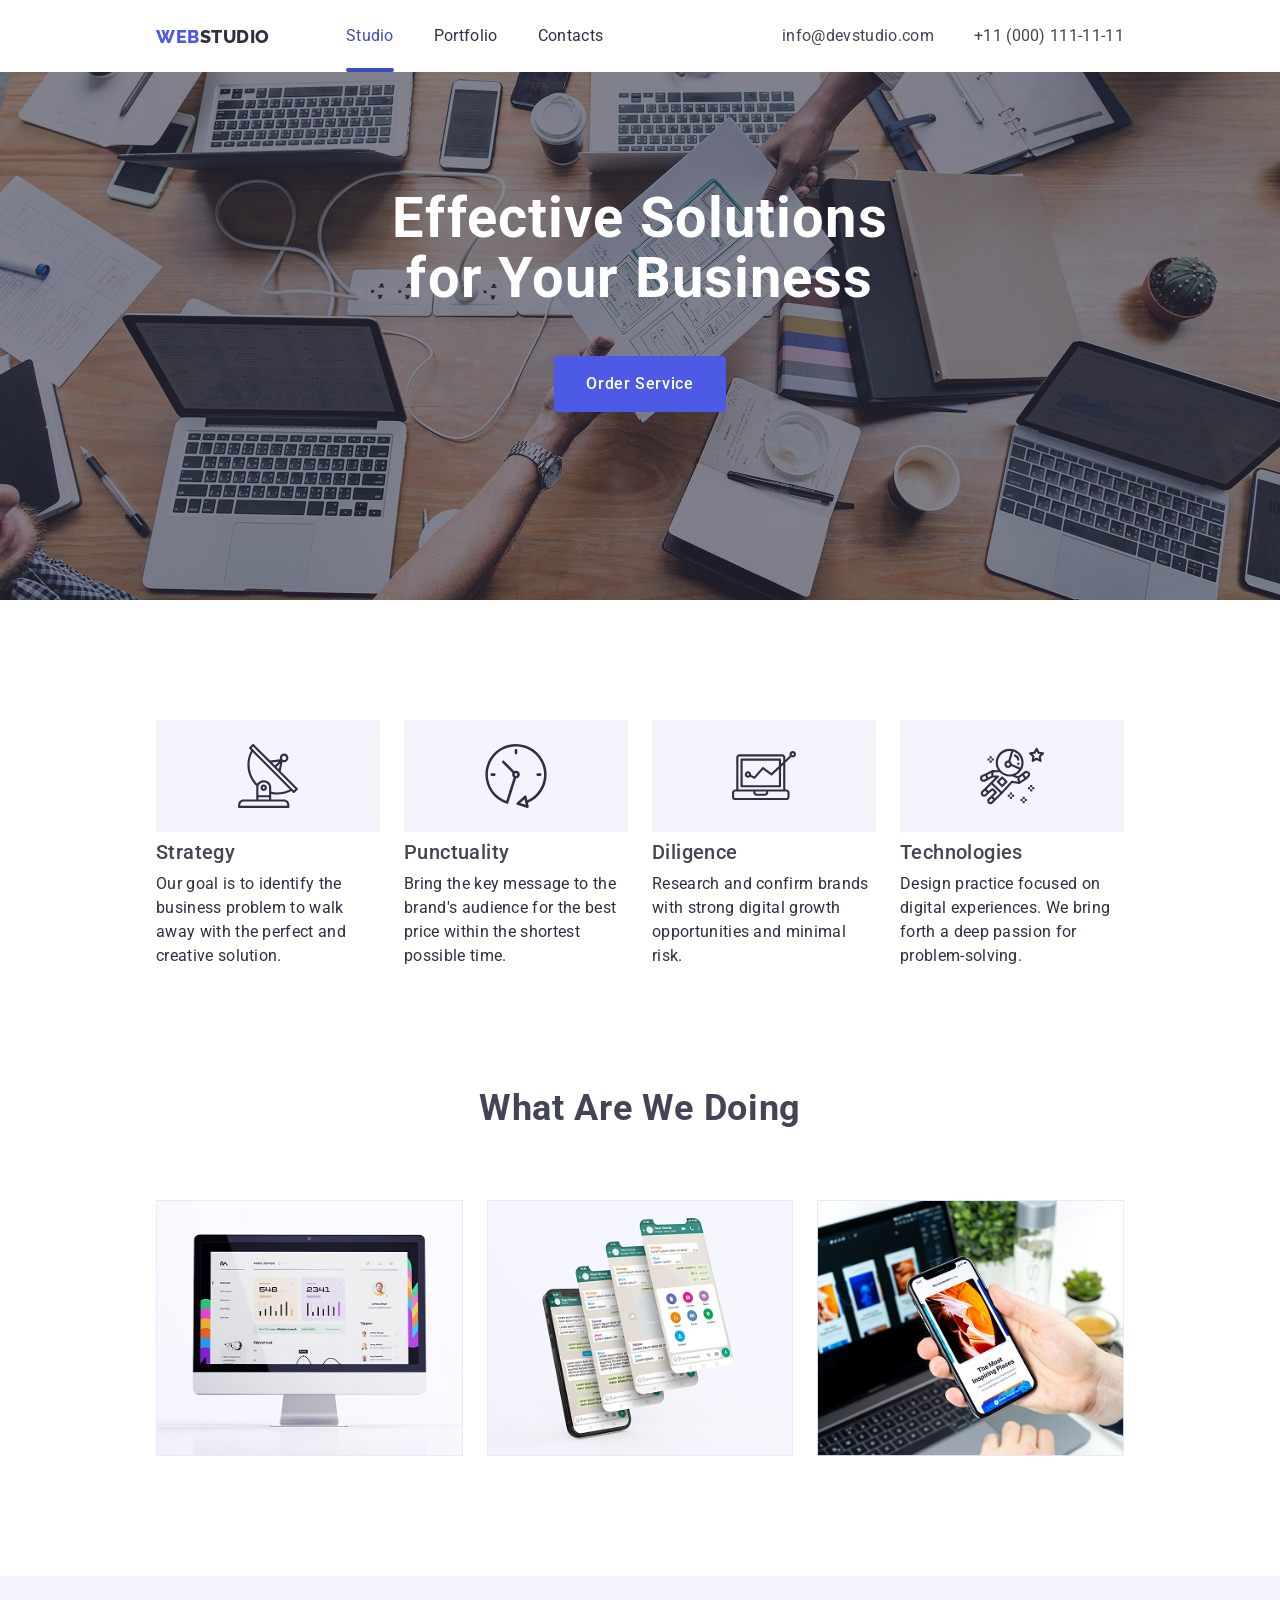
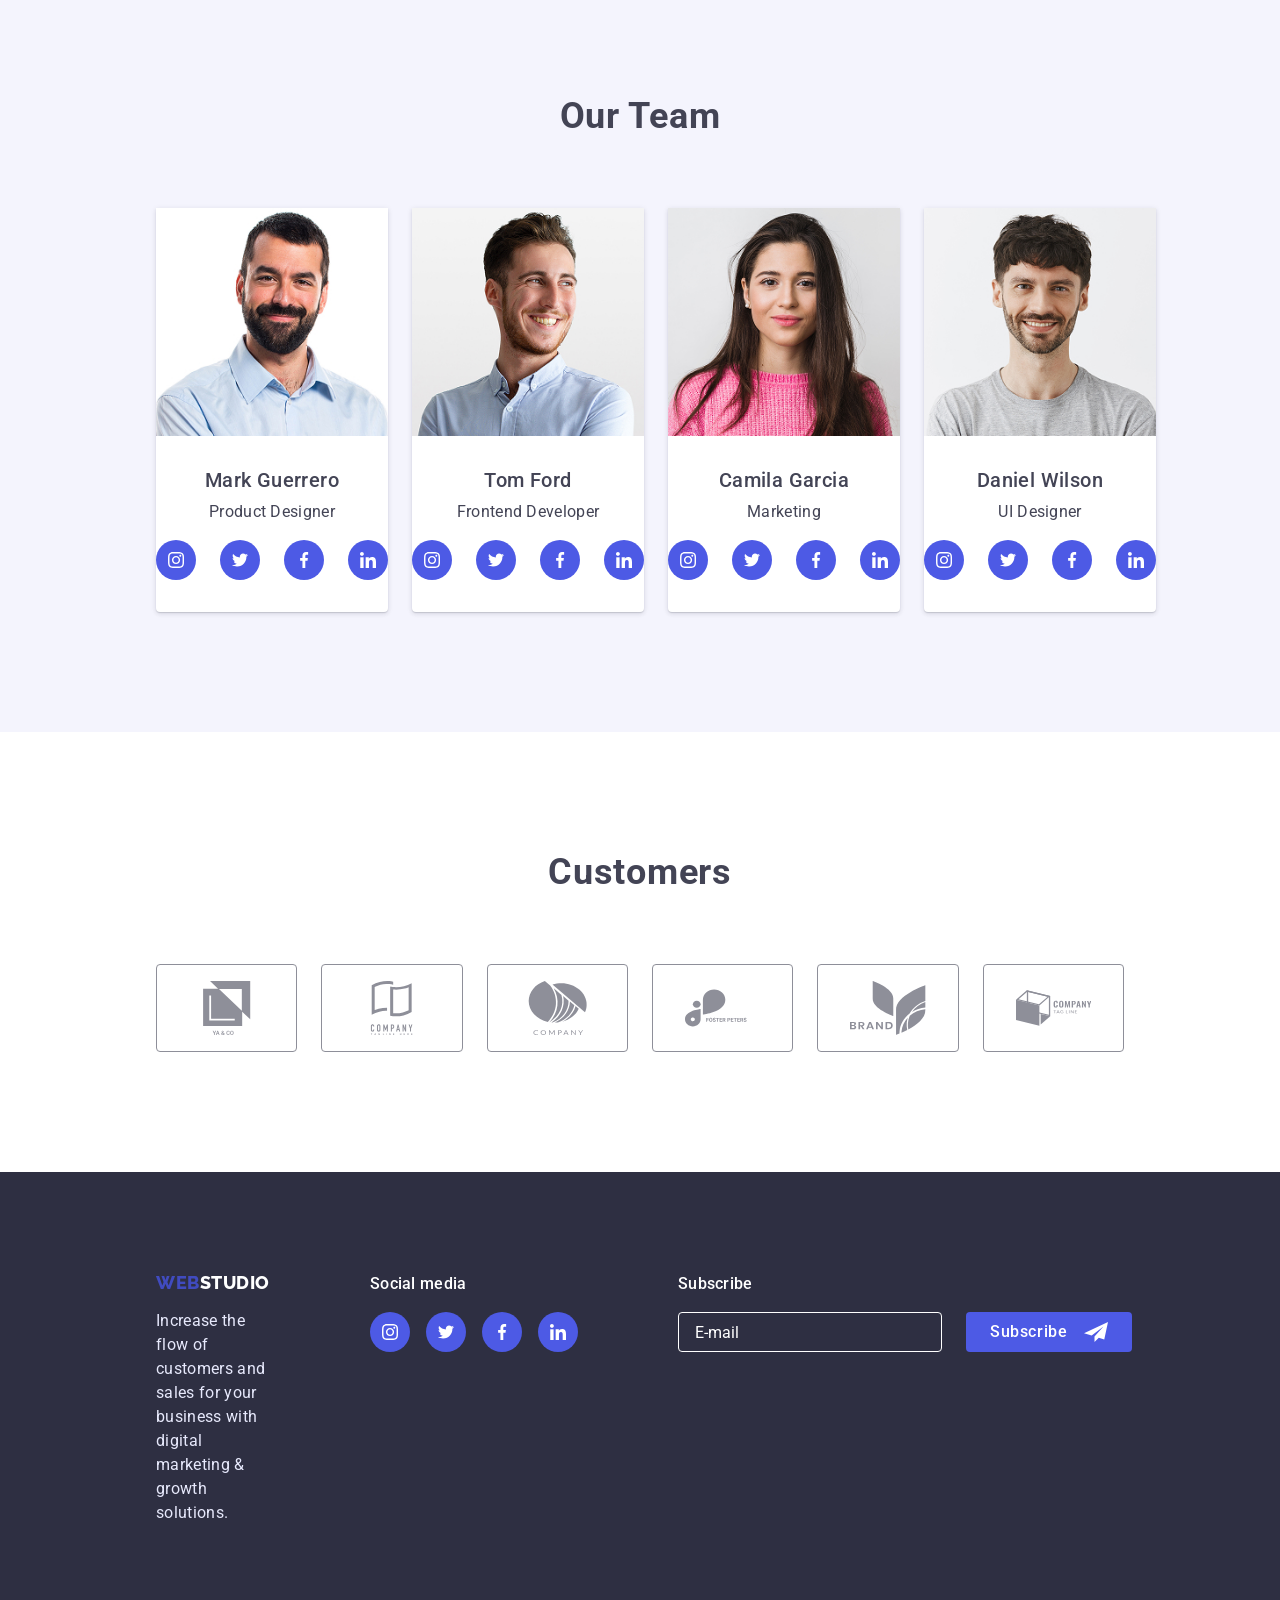
<file: src/index.html>
<!doctype html>
<html lang="en">
<head>
    <meta charset="UTF-8">
    <meta name="viewport" content="width=device-width, initial-scale=1.0">
    <meta http-equiv="X-UA-Compatible" content="ie=edge">
    <title>WebStudio — Effective Solutions for Your Business</title>
    <link rel="stylesheet" href="styles/main.css">
</head>
<body>
<header class="header">
    <div class="container header__container">
        <div class="header__left">
            <a href="#" class="header__logo">
                <span class="header__logo-accent">Web</span>Studio
            </a>

            <nav class="header__nav">
                <ul class="header__nav-list">
                    <li class="header__nav-item">
                        <a href="index.html" class="header__nav-link header__nav-link--current">Studio</a>
                    </li>
                    <li class="header__nav-item">
                        <a href="portfolio.html" class="header__nav-link">Portfolio</a>
                    </li>
                    <li class="header__nav-item">
                        <a href="contacts.html" class="header__nav-link">Contacts</a>
                    </li>
                </ul>
            </nav>
        </div>

        <address class="header__contacts">
            <ul class="header__contacts-list">
                <li class="header__contacts-item">
                    <a href="mailto:info@devstudio.com" class="header__contacts-link">info@devstudio.com</a>
                </li>
                <li class="header__contacts-item">
                    <a href="tel:+110001111111" class="header__contacts-link">+11 (000) 111-11-11</a>
                </li>
            </ul>
        </address>

        <button type="button" class="header__burger" aria-label="Open menu" data-menu-open>
            <svg width="32" height="22" viewBox="0 0 32 22" fill="none" xmlns="http://www.w3.org/2000/svg">
                <g clip-path="url(#clip0_297053_2156)">
                    <path d="M1.34766 20.0431H30.8861M1.34766 10.7354H30.8861M1.34766 1.42773H30.8861" stroke="#2E2F42" stroke-width="3" stroke-linecap="round" stroke-linejoin="round"/>
                </g>
                <defs>
                    <clipPath id="clip0_297053_2156">
                        <rect width="32" height="22" fill="white"/>
                    </clipPath>
                </defs>
            </svg>
        </button>
    </div>
</header>

<div class="mobile-menu" data-mobile-menu>
    <div class="container mobile-menu__container">
        <div class="mobile-menu__top">
            <a href="#" class="header__logo">
                <span class="header__logo-accent">Web</span>Studio
            </a>
            <button type="button" class="mobile-menu__close" aria-label="Close menu" data-menu-close>
                <svg width="8" height="8" viewBox="0 0 8 8" fill="none" xmlns="http://www.w3.org/2000/svg">
                    <path d="M1 1L7 7M7 1L1 7" stroke="currentColor" stroke-width="1.5" stroke-linecap="round"/>
                </svg>
            </button>
        </div>

        <nav class="mobile-menu__nav">
            <ul class="mobile-menu__nav-list">
                <li><a href="index.html" class="mobile-menu__nav-link mobile-menu__nav-link--current">Studio</a></li>
                <li><a href="portfolio.html" class="mobile-menu__nav-link">Portfolio</a></li>
                <li><a href="contacts.html" class="mobile-menu__nav-link">Contacts</a></li>
            </ul>
        </nav>

        <div class="mobile-menu__bottom">
            <address class="mobile-menu__contacts">
                <a href="tel:+110001111111" class="mobile-menu__contacts-link mobile-menu__contacts-link--accent">+11 (000) 111-11-11</a>
                <a href="mailto:info@devstudio.com" class="mobile-menu__contacts-link">info@devstudio.com</a>
            </address>

            <ul class="mobile-menu__socials">
                <li>
                    <a class="mobile-menu__socials-link" href="https://www.instagram.com/" aria-label="Instagram">
                        <svg width="16" height="16" viewBox="0 0 16 16" fill="none" xmlns="http://www.w3.org/2000/svg">
                            <g clip-path="url(#clip0_679354_384)">
                                <path d="M15.9843 4.70404C15.9468 3.8539 15.8093 3.26944 15.6124 2.76299C15.4092 2.22541 15.0967 1.74412 14.6872 1.34401C14.2871 0.937683 13.8026 0.621948 13.2713 0.421957C12.7619 0.22502 12.1805 0.0875415 11.3303 0.0500586C10.4738 0.00940124 10.2019 0 8.02963 0C5.85733 0 5.58543 0.00940124 4.73212 0.0468842C3.88197 0.0843671 3.29751 0.221967 2.79119 0.418783C2.25348 0.621948 1.77219 0.934509 1.37209 1.34401C0.965758 1.74412 0.650145 2.22858 0.450033 2.75994C0.253096 3.26944 0.115618 3.85073 0.0781347 4.70087C0.0374774 5.55736 0.0280762 5.82926 0.0280762 8.00156C0.0280762 10.1739 0.0374774 10.4458 0.0749603 11.2991C0.112443 12.1492 0.250043 12.7337 0.446981 13.2401C0.650145 13.7777 0.965758 14.259 1.37209 14.6591C1.77219 15.0654 2.25666 15.3812 2.78801 15.5812C3.29751 15.7781 3.8788 15.9156 4.72906 15.9531C5.58226 15.9907 5.85428 16 8.02658 16C10.1989 16 10.4708 15.9907 11.3241 15.9531C12.1742 15.9156 12.7587 15.7781 13.265 15.5812C14.3403 15.1654 15.1904 14.3153 15.6062 13.2401C15.803 12.7306 15.9406 12.1492 15.9781 11.2991C16.0156 10.4458 16.025 10.1739 16.025 8.00156C16.025 5.82926 16.0218 5.55736 15.9843 4.70404ZM14.5435 11.2366C14.509 12.018 14.3778 12.4399 14.2684 12.7212C13.9995 13.4183 13.4463 13.9715 12.7493 14.2403C12.468 14.3497 12.043 14.481 11.2646 14.5153C10.4207 14.5529 10.1676 14.5622 8.03281 14.5622C5.89799 14.5622 5.64172 14.5529 4.80085 14.5153C4.01945 14.481 3.5975 14.3497 3.31619 14.2403C2.96932 14.1121 2.65359 13.909 2.39731 13.6433C2.13163 13.3838 1.92847 13.0713 1.80027 12.7244C1.69087 12.4431 1.55962 12.018 1.52532 11.2397C1.48771 10.3958 1.47843 10.1426 1.47843 8.00779C1.47843 5.87297 1.48771 5.6167 1.52532 4.77596C1.55962 3.99455 1.69087 3.5726 1.80027 3.29129C1.92847 2.9443 2.13163 2.62869 2.40049 2.37229C2.65981 2.10661 2.97237 1.90345 3.31937 1.77537C3.60067 1.66597 4.0258 1.53472 4.80403 1.50029C5.64794 1.46281 5.90117 1.45341 8.03586 1.45341C10.1738 1.45341 10.4269 1.46281 11.2678 1.50029C12.0492 1.53472 12.4712 1.66597 12.7525 1.77537C13.0993 1.90345 13.4151 2.10661 13.6714 2.37229C13.937 2.63174 14.1402 2.9443 14.2684 3.29129C14.3778 3.5726 14.509 3.99761 14.5435 4.77596C14.581 5.61987 14.5904 5.87297 14.5904 8.00779C14.5904 10.1426 14.581 10.3927 14.5435 11.2366Z" fill="#F4F4FD"/>
                                <path d="M8.02961 3.89136C5.76049 3.89136 3.91943 5.73229 3.91943 8.00153C3.91943 10.2708 5.76049 12.1117 8.02961 12.1117C10.2989 12.1117 12.1398 10.2708 12.1398 8.00153C12.1398 5.73229 10.2989 3.89136 8.02961 3.89136ZM8.02961 10.6677C6.55752 10.6677 5.36344 9.47375 5.36344 8.00153C5.36344 6.52932 6.55752 5.33536 8.02961 5.33536C9.50182 5.33536 10.6958 6.52932 10.6958 8.00153C10.6958 9.47375 9.50182 10.6677 8.02961 10.6677V10.6677Z" fill="#F4F4FD"/>
                                <path d="M13.262 3.72888C13.262 4.25877 12.8323 4.68842 12.3023 4.68842C11.7724 4.68842 11.3428 4.25877 11.3428 3.72888C11.3428 3.19887 11.7724 2.76934 12.3023 2.76934C12.8323 2.76934 13.262 3.19887 13.262 3.72888V3.72888Z" fill="#F4F4FD"/>
                            </g>
                            <defs>
                                <clipPath id="clip0_679354_384">
                                    <rect width="16" height="16" fill="white"/>
                                </clipPath>
                            </defs>
                        </svg>
                    </a>
                </li>
                <li>
                    <a class="mobile-menu__socials-link" href="https://x.com/?lang=uk" aria-label="Twitter">
                        <svg width="16" height="16" viewBox="0 0 16 16" fill="none" xmlns="http://www.w3.org/2000/svg">
                            <path d="M16 3.039C15.405 3.3 14.771 3.473 14.11 3.557C14.79 3.151 15.309 2.513 15.553 1.744C14.919 2.122 14.219 2.389 13.473 2.538C12.871 1.897 12.013 1.5 11.077 1.5C9.261 1.5 7.799 2.974 7.799 4.781C7.799 5.041 7.821 5.291 7.875 5.529C5.148 5.396 2.735 4.089 1.114 2.098C0.831 2.589 0.665 3.151 0.665 3.756C0.665 4.892 1.25 5.899 2.122 6.482C1.595 6.472 1.078 6.319 0.64 6.078C0.64 6.088 0.64 6.101 0.64 6.114C0.64 7.708 1.777 9.032 3.268 9.337C3.001 9.41 2.71 9.445 2.408 9.445C2.198 9.445 1.986 9.433 1.787 9.389C2.212 10.688 3.418 11.643 4.852 11.674C3.736 12.547 2.319 13.073 0.785 13.073C0.516 13.073 0.258 13.061 0 13.028C1.453 13.965 3.175 14.5 5.032 14.5C11.068 14.5 14.368 9.5 14.368 5.166C14.368 5.021 14.363 4.881 14.356 4.742C15.007 4.28 15.554 3.703 16 3.039Z" fill="#F4F4FD"/>
                        </svg>
                    </a>
                </li>
                <li>
                    <a class="mobile-menu__socials-link" href="https://www.facebook.com/?locale=uk_UA" aria-label="Facebook">
                        <svg width="16" height="16" viewBox="0 0 16 16" fill="none" xmlns="http://www.w3.org/2000/svg">
                            <g clip-path="url(#clip0_679354_396)">
                                <path d="M10.6648 2.65666H12.1254V0.112659C11.8734 0.0779924 11.0068 -7.62939e-06 9.99742 -7.62939e-06C7.89142 -7.62939e-06 6.44876 1.32466 6.44876 3.75933V5.99999H4.12476V8.84399H6.44876V16H9.29809V8.84466H11.5281L11.8821 6.00066H9.29742V4.04133C9.29809 3.21933 9.51942 2.65666 10.6648 2.65666Z" fill="#F4F4FD"/>
                            </g>
                            <defs>
                                <clipPath id="clip0_679354_396">
                                    <rect width="16" height="16" fill="white"/>
                                </clipPath>
                            </defs>
                        </svg>
                    </a>
                </li>
                <li>
                    <a class="mobile-menu__socials-link" href="https://ua.linkedin.com/" aria-label="LinkedIn">
                        <svg width="16" height="16" viewBox="0 0 16 16" fill="none" xmlns="http://www.w3.org/2000/svg">
                            <g clip-path="url(#clip0_679354_400)">
                                <path d="M15.9961 16V15.9994H16.0001V10.1314C16.0001 7.2607 15.3821 5.04937 12.0261 5.04937C10.4128 5.04937 9.33009 5.9347 8.88809 6.77404H8.84143V5.31737H5.65942V15.9994H8.97276V10.71C8.97276 9.31737 9.23676 7.9707 10.9614 7.9707C12.6608 7.9707 12.6861 9.56004 12.6861 10.7994V16H15.9961Z" fill="#F4F4FD"/>
                                <path d="M0.263916 5.31797H3.58125V16H0.263916V5.31797Z" fill="#F4F4FD"/>
                                <path d="M1.92133 0C0.860667 0 0 0.860667 0 1.92133C0 2.982 0.860667 3.86067 1.92133 3.86067C2.982 3.86067 3.84267 2.982 3.84267 1.92133C3.842 0.860667 2.98133 0 1.92133 0V0Z" fill="#F4F4FD"/>
                            </g>
                            <defs>
                                <clipPath id="clip0_679354_400">
                                    <rect width="16" height="16" fill="white"/>
                                </clipPath>
                            </defs>
                        </svg>
                    </a>
                </li>
            </ul>
        </div>
    </div>
</div>
<main>
    <section class="hero">
        <div class="container hero__container">
            <h1 class="hero__title">Effective Solutions for Your Business</h1>
            <button type="button" class="button" data-modal-open>Order Service</button>
        </div>
    </section>

    <section class="section features">
        <h2 class="visually-hidden">Our Features and Strengths</h2>
        <div class="container">
            <ul class="features__list">
                <li class="features__item">
                    <div class="features__icon-wrapper">
                        <svg width="64" height="64" viewBox="0 0 64 64" fill="none" xmlns="http://www.w3.org/2000/svg">
                            <path d="M61.5462 44.1952L44.6598 27.1851L46.5339 17.9541C47.0175 18.1429 47.5316 18.2416 48.0507 18.2453H48.0635C50.448 18.2735 52.4039 16.3633 52.4322 13.9788C52.4604 11.5943 50.5502 9.6384 48.1656 9.61013C45.7811 9.582 43.8252 11.4921 43.797 13.8767C43.791 14.3869 43.8754 14.8941 44.0464 15.3749L34.1264 16.5856L17.9451 0.32C17.7466 0.117467 17.4756 0.00226667 17.192 0C16.912 0.00146667 16.6439 0.112933 16.4454 0.3104L13.4203 3.3184C13.0039 3.73493 13.0039 4.41013 13.4203 4.82667L15.048 6.47787C8.74189 18.0737 10.7902 32.4335 20.087 41.8037C20.1723 41.8853 20.2712 41.9513 20.3792 41.9989C20.312 42.3599 20.277 42.7261 20.2747 43.0933V55.4667H7.47469C4.53069 55.4701 2.14482 57.856 2.14136 60.8V62.9333C2.14136 63.5224 2.61896 64 3.20802 64H52.2747C52.8638 64 53.3414 63.5224 53.3414 62.9333V60.8C53.3379 57.856 50.952 55.4701 48.008 55.4667H35.208V49.9829C37.2132 50.4035 39.2563 50.6179 41.3051 50.6229C46.2214 50.6176 51.0594 49.392 55.3851 47.056L57.0214 48.7019C57.2199 48.9044 57.4908 49.0196 57.7744 49.0219C58.0544 49.0204 58.3226 48.9089 58.5211 48.7115L61.5462 45.7035C61.9626 45.2869 61.9626 44.6117 61.5462 44.1952ZM46.5595 12.4661C47.3948 11.6352 48.7456 11.6389 49.5764 12.4743C50.4074 13.3096 50.4036 14.6604 49.5683 15.4912C49.1684 15.8889 48.6274 16.1121 48.0634 16.112H48.057C46.8788 16.1059 45.9286 15.1459 45.9347 13.9676C45.9376 13.4036 46.1638 12.8639 46.5636 12.4661H46.5595ZM44.0486 19.4752L42.8518 25.3664L40.5008 23.0016L44.0486 19.4752ZM42.8368 17.6715L38.9968 21.4891L36.0262 18.5024L42.8368 17.6715ZM48.008 57.6C49.7754 57.6 51.208 59.0327 51.208 60.8V61.8667H4.27469V60.8C4.27469 59.0327 5.70736 57.6 7.47469 57.6H48.008ZM33.0747 53.3333V55.4667H22.408V53.3333H33.0747ZM22.408 51.2V43.0933C22.408 40.5056 24.8006 38.4 27.7414 38.4C30.6822 38.4 33.0747 40.5056 33.0747 43.0933V51.2H22.408ZM35.208 47.808V43.0933C35.208 39.3291 31.8587 36.2667 27.7414 36.2667C25.0792 36.2259 22.5899 37.5809 21.1792 39.8389C13.0638 31.2913 11.2363 18.5485 16.622 8.06467L53.8256 45.4816C48.0808 48.404 41.4954 49.2268 35.208 47.808ZM57.7862 46.4405L56.2832 44.9291L17.1814 5.59147L15.672 4.07893L17.1814 2.57493L33.0512 18.5344C33.0587 18.5344 33.063 18.5483 33.0704 18.5536L59.2998 44.9365L57.7862 46.4405Z"
                                  fill="#2E2F42"/>
                            <path d="M27.751 40.5333H27.7414C25.9741 40.5307 24.5393 41.9612 24.5366 43.7285C24.534 45.4959 25.9645 46.9307 27.7318 46.9333H27.7414C29.5088 46.936 30.9436 45.5055 30.9462 43.7381C30.9489 41.9708 29.5184 40.536 27.751 40.5333ZM28.4977 44.4896C28.2969 44.6893 28.0248 44.8011 27.7414 44.8C27.1524 44.7969 26.6773 44.3169 26.6804 43.7279C26.6818 43.4459 26.7949 43.176 26.9948 42.9771C27.1933 42.7796 27.4614 42.6681 27.7414 42.6667C28.3305 42.6697 28.8056 43.1497 28.8025 43.7388C28.801 44.0208 28.688 44.2907 28.4881 44.4896H28.4977Z"
                                  fill="#4D5AE5"/>
                        </svg>
                    </div>
                    <h3 class="features__title">Strategy</h3>
                    <p class="features__description">Our goal is to identify the business problem to walk away with the
                        perfect and creative solution.</p>
                </li>
                <li class="features__item">
                    <div class="features__icon-wrapper">
                        <svg width="64" height="64" viewBox="0 0 64 64" fill="none" xmlns="http://www.w3.org/2000/svg">
                            <path d="M62.5933 30.6025C62.5899 13.6978 48.8828 -0.00341734 31.9775 6.39362e-07C15.0728 0.00341861 1.37158 13.7109 1.375 30.6157C1.37793 43.9316 9.98877 55.7178 22.6738 59.7681C22.7949 59.8062 22.9209 59.8257 23.0474 59.8252C23.2886 59.8247 23.5249 59.7603 23.7324 59.6377C24.0024 59.478 24.2041 59.2241 24.2988 58.9248L32.0288 34.4248C34.1421 34.4141 35.8462 32.6919 35.835 30.5791C35.8242 28.4658 34.1025 26.7617 31.9893 26.7725C31.4209 26.7749 30.8599 26.9058 30.3491 27.1553L20.1372 16.9419C19.6304 16.4526 18.8232 16.4668 18.334 16.9731C17.8564 17.4678 17.8564 18.251 18.334 18.7456L28.5405 28.9639C27.7573 30.5625 28.2051 32.4922 29.6133 33.582L22.248 56.9277C7.69238 51.5659 0.239258 35.4199 5.60108 20.8643C10.9629 6.30859 27.1089 -1.14453 41.6646 4.21729C56.2202 9.5791 63.6733 25.7256 58.3115 40.2808C55.6919 47.3921 50.3096 53.1431 43.3872 56.2275L42.5913 52.479C42.4458 51.79 41.7686 51.3496 41.0796 51.4956C40.8623 51.542 40.6606 51.6441 40.4946 51.792L32.8208 58.6431C32.2944 59.1113 32.2476 59.9175 32.7163 60.4439C32.8687 60.6148 33.064 60.7417 33.2827 60.8115L43.0801 63.9385C43.7505 64.1538 44.4688 63.7852 44.6841 63.1143C44.7524 62.9024 44.7637 62.6768 44.7178 62.459L43.9356 58.7808C55.2642 54.0049 62.6196 42.8965 62.5933 30.6025ZM31.9844 29.3272C32.6885 29.3272 33.2598 29.8984 33.2598 30.6025C33.2598 31.3071 32.6885 31.8779 31.9844 31.8779C31.2798 31.8779 30.709 31.3071 30.709 30.6025C30.709 29.8984 31.2798 29.3272 31.9844 29.3272ZM36.1851 59.0552L40.5532 55.1587L41.7588 60.8394L36.1851 59.0552Z"
                                  fill="#2E2F42"/>
                            <path d="M30.709 6.37012V8.9209C30.709 9.62549 31.2798 10.1963 31.9844 10.1963C32.6885 10.1963 33.2598 9.62549 33.2598 8.9209V6.37012C33.2598 5.66602 32.6885 5.09473 31.9844 5.09473C31.2798 5.09473 30.709 5.66602 30.709 6.37012Z"
                                  fill="#4D5AE5"/>
                            <path d="M7.75195 29.3271C7.04736 29.3271 6.47656 29.8984 6.47656 30.6025C6.47656 31.3071 7.04736 31.8779 7.75195 31.8779H10.3027C11.0073 31.8779 11.5781 31.3071 11.5781 30.6025C11.5781 29.8984 11.0073 29.3271 10.3027 29.3271H7.75195Z"
                                  fill="#4D5AE5"/>
                            <path d="M56.2163 31.8779C56.9209 31.8779 57.4917 31.3071 57.4917 30.6025C57.4917 29.8984 56.9209 29.3271 56.2163 29.3271H53.6655C52.9614 29.3271 52.3901 29.8984 52.3901 30.6025C52.3901 31.3071 52.9614 31.8779 53.6655 31.8779H56.2163Z"
                                  fill="#4D5AE5"/>
                        </svg>
                    </div>
                    <h3 class="features__title">Punctuality</h3>
                    <p class="features__description">Bring the key message to the brand's audience for the best price
                        within the shortest possible time.</p>
                </li>
                <li class="features__item">
                    <div class="features__icon-wrapper">
                        <svg width="64" height="50" viewBox="0 0 64 50" fill="none" xmlns="http://www.w3.org/2000/svg">
                            <path d="M3.19833 49.0856H54.3715C56.1378 49.0856 57.5699 47.6535 57.5699 45.8873V41.6228C57.5699 39.8566 56.1378 38.4245 54.3715 38.4245H53.3054V11.8379L59.3611 6.10131C60.7666 6.79418 62.4678 6.37356 63.3876 5.10392C64.308 3.83479 64.1789 2.08727 63.0826 0.96702C61.9863 -0.153227 60.2424 -0.320327 58.953 0.571394C57.6641 1.46364 57.206 3.15494 57.8681 4.57555L53.3054 8.90089V6.44124C53.3054 4.67497 51.8734 3.24291 50.1071 3.24291H7.46276C5.6965 3.24291 4.26443 4.67497 4.26443 6.44124V38.4245H3.19833C1.43206 38.4245 0 39.8566 0 41.6228V45.8873C0 47.6535 1.43206 49.0856 3.19833 49.0856ZM60.7682 2.1768C61.3569 2.1768 61.8343 2.65416 61.8343 3.24291C61.8343 3.83167 61.3569 4.30902 60.7682 4.30902C60.1794 4.30902 59.7021 3.83167 59.7021 3.24291C59.7021 2.65416 60.1794 2.1768 60.7682 2.1768ZM6.39665 6.44124C6.39665 5.85248 6.874 5.37513 7.46276 5.37513H50.1071C50.6958 5.37513 51.1732 5.85248 51.1732 6.44124V10.9186L49.041 12.9446V8.57345C49.041 7.9847 48.5636 7.50735 47.9749 7.50735H9.59498C9.00622 7.50735 8.52887 7.9847 8.52887 8.57345V35.2262C8.52887 35.8149 9.00622 36.2923 9.59498 36.2923H47.9749C48.5636 36.2923 49.041 35.8149 49.041 35.2262V15.8774L51.1732 13.8571V38.4245H6.39665V6.44124ZM15.9916 20.3006C14.5492 20.2965 13.2826 21.2574 12.899 22.6479C12.5153 24.0383 13.1093 25.513 14.3498 26.2491C15.5898 26.9852 17.1697 26.8004 18.2061 25.7973L21.912 27.6567C22.3425 27.8722 22.8646 27.7712 23.1847 27.4115L31.0624 18.549L38.8062 24.3517C39.2216 24.663 39.8016 24.6296 40.1784 24.2731L46.9088 17.8977V34.1601H10.6611V9.63956H46.9088V14.9602L39.3658 22.1034L31.5569 16.2491C31.1134 15.917 30.4892 15.9795 30.1207 16.3933L22.1348 25.3787L19.1493 23.8858C19.1712 23.7577 19.1847 23.6286 19.19 23.499C19.19 21.7327 17.7579 20.3006 15.9916 20.3006ZM17.0577 23.499C17.0577 24.0877 16.5804 24.5651 15.9916 24.5651C15.4029 24.5651 14.9255 24.0877 14.9255 23.499C14.9255 22.9102 15.4029 22.4329 15.9916 22.4329C16.5804 22.4329 17.0577 22.9102 17.0577 23.499ZM23.4544 40.5567H34.1155V41.6228C34.1155 42.2116 33.6381 42.6889 33.0494 42.6889H24.5205C23.9317 42.6889 23.4544 42.2116 23.4544 41.6228V40.5567ZM2.13222 41.6228C2.13222 41.0341 2.60957 40.5567 3.19833 40.5567H21.3222V41.6228C21.3222 43.3891 22.7542 44.8211 24.5205 44.8211H33.0494C34.8156 44.8211 36.2477 43.3891 36.2477 41.6228V40.5567H54.3715C54.9603 40.5567 55.4376 41.0341 55.4376 41.6228V45.8873C55.4376 46.476 54.9603 46.9534 54.3715 46.9534H3.19833C2.60957 46.9534 2.13222 46.476 2.13222 45.8873V41.6228Z"
                                  fill="#2E2F42"/>
                        </svg>
                    </div>
                    <h3 class="features__title">Diligence</h3>
                    <p class="features__description">Research and confirm brands with strong digital growth
                        opportunities and minimal risk.</p>
                </li>
                <li class="features__item">
                    <div class="features__icon-wrapper">
                        <svg width="64" height="64" viewBox="0 0 64 64" fill="none" xmlns="http://www.w3.org/2000/svg">
                            <path d="M63.9481 9.04812C63.8222 8.66299 63.4894 8.38149 63.0873 8.32274L59.2665 7.76698L57.5566 4.30455C57.1982 3.57492 56.0025 3.57492 55.6441 4.30455L53.9342 7.76698L50.1132 8.32286C49.7111 8.38149 49.3784 8.66212 49.2514 9.04825C49.1266 9.43438 49.23 9.85889 49.5212 10.1416L52.2872 12.8372L51.6344 16.6431C51.5661 17.0431 51.7304 17.4474 52.0579 17.6864C52.3897 17.9275 52.8227 17.9573 53.1822 17.7674L56.5998 15.97L60.0175 17.7674C60.1733 17.8495 60.345 17.89 60.5146 17.89C60.7354 17.89 60.9563 17.8218 61.1419 17.6863C61.4704 17.4474 61.6347 17.043 61.5654 16.643L60.9127 12.8371L63.6786 10.1415C63.9683 9.85776 64.073 9.43425 63.9481 9.04812ZM59.0223 11.702C58.7716 11.9463 58.6564 12.3004 58.7161 12.6461L59.098 14.8743L57.097 13.8226C56.9412 13.7404 56.7706 13.6999 56.5998 13.6999C56.4292 13.6999 56.2596 13.7404 56.1027 13.8226L54.1016 14.8743L54.4834 12.6461C54.5432 12.3004 54.4279 11.9474 54.1773 11.702L52.557 10.1234L54.7949 9.79801C55.1427 9.74788 55.4424 9.52926 55.5982 9.2145L56.5987 7.18785L57.5992 9.2145C57.755 9.52913 58.0547 9.74788 58.4025 9.79801L60.6404 10.1234L59.0223 11.702Z"
                                  fill="#4D5AE5"/>
                            <path d="M52.267 41.0444H50.1335V43.1778H52.267V41.0444Z" fill="#4D5AE5"/>
                            <path d="M52.267 45.3112H50.1335V47.4445H52.267V45.3112Z" fill="#4D5AE5"/>
                            <path d="M54.4004 43.1777H52.267V45.3111H54.4004V43.1777Z" fill="#4D5AE5"/>
                            <path d="M50.1337 43.1777H48.0002V45.3111H50.1337V43.1777Z" fill="#4D5AE5"/>
                            <path d="M44.8001 52.778H42.6667V54.9113H44.8001V52.778Z" fill="#4D5AE5"/>
                            <path d="M44.8001 57.0447H42.6667V59.1781H44.8001V57.0447Z" fill="#4D5AE5"/>
                            <path d="M46.9336 54.9114H44.8002V57.0448H46.9336V54.9114Z" fill="#4D5AE5"/>
                            <path d="M42.6667 54.9114H40.5333V57.0448H42.6667V54.9114Z" fill="#4D5AE5"/>
                            <path d="M32 48.5112H29.8666V50.6446H32V48.5112Z" fill="#4D5AE5"/>
                            <path d="M32 52.778H29.8666V54.9113H32V52.778Z" fill="#4D5AE5"/>
                            <path d="M34.1334 50.6445H32V52.7779H34.1334V50.6445Z" fill="#4D5AE5"/>
                            <path d="M29.8666 50.6445H27.7332V52.7779H29.8666V50.6445Z" fill="#4D5AE5"/>
                            <path d="M11.733 12.2439H9.59961V14.3773H11.733V12.2439Z" fill="#4D5AE5"/>
                            <path d="M11.733 16.5107H9.59961V18.6442H11.733V16.5107Z" fill="#4D5AE5"/>
                            <path d="M13.8663 14.3773H11.7329V16.5107H13.8663V14.3773Z" fill="#4D5AE5"/>
                            <path d="M9.59971 14.3773H7.46631V16.5107H9.59971V14.3773Z" fill="#4D5AE5"/>
                            <path d="M49.4295 28.3189C48.8546 27.5434 48.0109 27.0443 47.053 26.9098C46.0908 26.7733 45.1414 27.026 44.3734 27.6138L41.8699 29.5327L41.8688 29.5338L38.0734 32.368L35.3577 31.2863C40.2004 29.1135 43.585 24.2697 43.585 18.6461C43.585 11.0001 37.3396 4.7793 29.6627 4.7793C21.9858 4.7793 15.7405 11.0001 15.7405 18.6461C15.7405 21.4174 16.5692 23.9945 17.9805 26.163L12.4529 26.115C12.4497 26.115 12.4465 26.115 12.4433 26.115C12.4262 26.115 12.4124 26.1235 12.3964 26.1246C12.2908 26.1289 12.1873 26.1503 12.086 26.1865C12.0604 26.1961 12.0338 26.2015 12.0093 26.2131C11.9965 26.2185 11.9837 26.2195 11.9709 26.2259L5.50468 29.4184C5.50356 29.4184 5.50256 29.4184 5.50256 29.4194L1.71575 31.2405C1.67412 31.2586 1.6315 31.2831 1.58987 31.3108C0.0804746 32.3156 -0.433659 34.289 0.393104 35.9018C0.833611 36.7594 1.5835 37.3909 2.50514 37.6799C2.86039 37.7908 3.22302 37.8453 3.58353 37.8453C4.16279 37.8453 4.73667 37.7034 5.26243 37.4229L8.03798 35.9466L12.566 33.6085L15.2797 33.5925L4.39629 44.4237C4.39529 44.4248 4.39417 44.4248 4.39304 44.4258L1.71563 47.0924C1.08312 47.7218 0.73536 48.557 0.73536 49.4477C0.73536 50.3374 1.08312 51.1746 1.71563 51.8051C2.36526 52.4515 3.21965 52.7758 4.07404 52.7758C4.92955 52.7758 5.78281 52.4515 6.43457 51.8051L9.06287 49.1875L12.5445 46.5879L14.3462 48.3821L10.8229 51.8904C10.8219 51.8915 10.8208 51.8915 10.8196 51.8925L8.14223 54.5592C7.50972 55.1886 7.16196 56.0237 7.16196 56.9145C7.16196 57.8041 7.50972 58.6414 8.14223 59.2719C8.79186 59.9183 9.64738 60.2425 10.5018 60.2425C11.3562 60.2425 12.2117 59.9183 12.8623 59.2719L15.5407 56.6052L19.8255 52.3385C19.8267 52.3374 19.8267 52.3364 19.8277 52.3353L21.8469 50.3352L21.8394 50.3277C21.8522 50.315 21.8703 50.3106 21.8832 50.2969L32.2151 38.9804L39.1571 39.9682C39.2072 39.9757 39.2573 39.9788 39.3075 39.9788C39.4366 39.9788 39.5613 39.948 39.6819 39.9021C39.7171 39.8893 39.748 39.8722 39.7811 39.8552C39.8195 39.836 39.86 39.8253 39.8964 39.8008L46.3231 35.5341C46.3466 35.5181 46.3593 35.4925 46.3817 35.4755C46.4073 35.4553 46.4393 35.4468 46.4627 35.4243L49.0056 33.0424C50.3288 31.8026 50.5111 29.7717 49.4295 28.3189ZM4.26079 35.5403C3.91416 35.7259 3.52053 35.7631 3.14402 35.6438C2.77064 35.5275 2.46776 35.2725 2.29063 34.928C1.9685 34.3008 2.15513 33.537 2.71939 33.1242L5.34668 31.8602L5.97919 33.7087L6.24482 34.4853L4.26079 35.5403ZM11.255 31.8848L8.15848 33.4849L7.64759 31.9915L7.28071 30.9183L11.3342 28.9172L11.255 31.8848ZM41.4539 18.644C41.4539 20.4808 41.0155 22.2132 40.256 23.763L31.8932 19.9645C31.8057 18.8179 31.2106 17.8141 30.3167 17.189L33.2447 7.46834C38.0001 8.98099 41.4539 13.4173 41.4539 18.644ZM17.876 18.644C17.876 12.1745 23.1646 6.91045 29.6649 6.91045C30.1706 6.91045 30.6655 6.95308 31.1551 7.01496L28.291 16.5224C28.2527 16.5212 28.2164 16.5106 28.1769 16.5106C26.1118 16.5106 24.4317 18.1853 24.4317 20.244C24.4317 22.3027 26.1118 23.9775 28.1769 23.9775C29.5657 23.9775 30.7657 23.2106 31.4132 22.0883L39.1381 25.5977C36.9887 28.4905 33.5486 30.3776 29.6648 30.3776C23.1646 30.3776 17.876 25.1135 17.876 18.644ZM29.7887 20.244C29.7887 21.1262 29.0654 21.8441 28.1769 21.8441C27.2884 21.8441 26.5651 21.1262 26.5651 20.244C26.5651 19.3619 27.2884 18.644 28.1769 18.644C29.0654 18.644 29.7887 19.3619 29.7887 20.244ZM4.92968 50.2925C4.45717 50.7608 3.69228 50.7598 3.2209 50.2936C2.99365 50.0664 2.86889 49.7667 2.86889 49.4477C2.86889 49.1299 2.99365 48.8301 3.2209 48.6051L5.14505 46.6882L6.84746 48.3832L4.92968 50.2925ZM11.3574 57.7594C10.8849 58.2276 10.119 58.2287 9.6475 57.7605C9.42025 57.5332 9.29549 57.2336 9.29549 56.9146C9.29549 56.5967 9.42025 56.297 9.6475 56.072L11.5729 54.1541L12.3783 54.9552L13.2764 55.8491L11.3574 57.7594ZM18.3208 50.8216C18.3196 50.8226 18.3186 50.8226 18.3175 50.8238L14.7878 54.3438L13.9824 53.5427L13.0843 52.6488L16.6107 49.1384C16.6107 49.1384 16.6107 49.1384 16.6107 49.1374C16.6119 49.1362 16.6129 49.1362 16.614 49.1352C16.694 49.0552 16.7441 48.9592 16.7932 48.8643C16.8071 48.8366 16.8337 48.8131 16.8455 48.7843C16.8786 48.7022 16.8839 48.6137 16.8967 48.5272C16.9031 48.4781 16.9245 48.4323 16.9245 48.3821C16.9245 48.3106 16.8989 48.2413 16.884 48.1708C16.8712 48.1068 16.8712 48.0417 16.8466 47.98C16.8061 47.8797 16.7367 47.7912 16.6642 47.7047C16.644 47.6812 16.6365 47.6513 16.6141 47.629C16.6141 47.629 16.6141 47.629 16.613 47.629C16.6119 47.628 16.6119 47.6257 16.6109 47.6247L13.3969 44.4247C13.3628 44.3905 13.3191 44.3767 13.2807 44.3479C13.2242 44.3042 13.1698 44.2637 13.1068 44.2327C13.0461 44.2028 12.9842 44.1847 12.9202 44.1675C12.8519 44.1483 12.7858 44.1334 12.7143 44.128C12.6492 44.1238 12.5884 44.1302 12.5234 44.1377C12.4519 44.1462 12.3848 44.1558 12.3154 44.1782C12.2482 44.1995 12.1885 44.2325 12.1267 44.2678C12.0872 44.2902 12.0424 44.2977 12.005 44.3254L8.45836 46.9729L6.6567 45.1788L11.4547 40.4065L20.1759 48.9837L18.3208 50.8216ZM31.9584 36.7883C31.9275 36.784 31.8986 36.7958 31.8677 36.7937C31.7898 36.7894 31.7152 36.7948 31.6373 36.8075C31.5766 36.8182 31.519 36.8299 31.4613 36.8502C31.3931 36.8737 31.3312 36.9057 31.2682 36.944C31.2085 36.9803 31.1541 37.0187 31.1018 37.0667C31.0762 37.089 31.0453 37.0998 31.0218 37.1253L21.6253 47.4167L12.9692 38.9034L18.6354 33.2671C19.0525 32.8511 19.0546 32.1758 18.6386 31.7577C18.4285 31.5476 18.1523 31.4441 17.876 31.4452V31.4442L13.4386 31.4708L13.4941 28.2559L19.7022 28.3093C22.2323 30.8971 25.7609 32.511 29.6649 32.511C30.5396 32.511 31.393 32.4203 32.2239 32.2656C32.3039 32.3296 32.3827 32.3947 32.4831 32.4352L37.3024 34.3553L37.6074 35.872L37.9637 37.6427L31.9584 36.7883ZM40.0406 37.1445L39.4145 34.0287L42.3073 31.8687L43.0647 32.8735L44.2007 34.3818L40.0406 37.1445ZM47.5478 31.4826L45.8721 33.0527L44.0097 30.5802L45.6726 29.3055C45.9829 29.0667 46.3745 28.9695 46.7585 29.0197C47.1446 29.074 47.486 29.2757 47.7185 29.5882C48.1516 30.1717 48.078 30.9856 47.5478 31.4826Z"
                                  fill="#2E2F42"/>
                            <path d="M27.2041 37.0881L22.9182 32.8214C22.5033 32.4065 21.829 32.4065 21.413 32.8214L17.1282 37.0881C16.9277 37.2897 16.8146 37.5606 16.8146 37.8444C16.8146 38.1281 16.9266 38.4001 17.1282 38.6006L21.413 42.8673C21.621 43.0742 21.8942 43.1777 22.1662 43.1777C22.4382 43.1777 22.7112 43.0742 22.9182 42.8673L27.2041 38.6006C27.4046 38.4001 27.5187 38.1281 27.5187 37.8444C27.5187 37.5606 27.4056 37.2886 27.2041 37.0881ZM22.1662 40.606L19.3927 37.8444L22.1662 35.0827L24.9406 37.8444L22.1662 40.606Z"
                                  fill="#2E2F42"/>
                            <path d="M34.3285 10.1415L33.8132 12.213C33.9551 12.2483 37.2885 13.1165 37.2885 16.5107H39.4219C39.4218 12.4764 36.0906 10.5799 34.3285 10.1415Z"
                                  fill="#2E2F42"/>
                            <path d="M39.422 18.644H37.2886V20.7775H39.422V18.644Z" fill="#2E2F42"/>
                        </svg>
                    </div>
                    <h3 class="features__title">Technologies</h3>
                    <p class="features__description">Design practice focused on digital experiences. We bring forth a
                        deep passion for problem-solving.</p>
                </li>
            </ul>
        </div>
    </section>

    <section class="portfolio section">
        <div class="container">
            <h2 class="portfolio__title">What Are We Doing</h2>

            <ul class="portfolio__list">
                <li class="portfolio__item">
                    <img src="images/portfolio-preview/imac-mockup.jpg"
                         alt="iMac mockup displaying a modern web analytics dashboard interface"
                         loading="lazy"
                         class="portfolio__img"/>
                </li>
                <li class="portfolio__item">
                    <img src="images/portfolio-preview/iphone-chat-mockup.jpg"
                         alt="Isometric view of three overlapping iPhone screens showing a layered chat application interface"
                         loading="lazy"
                         class="portfolio__img"/>
                </li>
                <li class="portfolio__item">
                    <img src="images/portfolio-preview/travel-app-in-hand.jpg"
                         alt="Close-up of a hand holding an iPhone with a travel application titled 'The Most Inspiring Places', with a laptop in the background"
                         loading="lazy"
                         class="portfolio__img"/>
                </li>
            </ul>
        </div>
    </section>

    <section class="team section">
        <div class="container">
            <h2 class="team__title">Our Team</h2>
            <ul class="team__list">
                <li class="team__item">
                    <img src="images/team/mark-guerrero.jpg"
                         alt="Mark Guerrero"
                         width="264"
                         height="260"
                         loading="lazy"
                         class="team__photo">
                    <div class="team__content">
                        <h3 class="team__name">Mark Guerrero</h3>
                        <p class="team__position">Product Designer</p>
                        <ul class="team__socials">
                            <li class="team__socials-item">
                                <a
                                        class="team__socials-link"
                                        href="https://www.instagram.com/"
                                        aria-label="Instagram">
                                    <svg width="16" height="16" viewBox="0 0 16 16" fill="none"
                                         xmlns="http://www.w3.org/2000/svg">
                                        <g clip-path="url(#clip0_679354_384)">
                                            <path d="M15.9843 4.70404C15.9468 3.8539 15.8093 3.26944 15.6124 2.76299C15.4092 2.22541 15.0967 1.74412 14.6872 1.34401C14.2871 0.937683 13.8026 0.621948 13.2713 0.421957C12.7619 0.22502 12.1805 0.0875415 11.3303 0.0500586C10.4738 0.00940124 10.2019 0 8.02963 0C5.85733 0 5.58543 0.00940124 4.73212 0.0468842C3.88197 0.0843671 3.29751 0.221967 2.79119 0.418783C2.25348 0.621948 1.77219 0.934509 1.37209 1.34401C0.965758 1.74412 0.650145 2.22858 0.450033 2.75994C0.253096 3.26944 0.115618 3.85073 0.0781347 4.70087C0.0374774 5.55736 0.0280762 5.82926 0.0280762 8.00156C0.0280762 10.1739 0.0374774 10.4458 0.0749603 11.2991C0.112443 12.1492 0.250043 12.7337 0.446981 13.2401C0.650145 13.7777 0.965758 14.259 1.37209 14.6591C1.77219 15.0654 2.25666 15.3812 2.78801 15.5812C3.29751 15.7781 3.8788 15.9156 4.72906 15.9531C5.58226 15.9907 5.85428 16 8.02658 16C10.1989 16 10.4708 15.9907 11.3241 15.9531C12.1742 15.9156 12.7587 15.7781 13.265 15.5812C14.3403 15.1654 15.1904 14.3153 15.6062 13.2401C15.803 12.7306 15.9406 12.1492 15.9781 11.2991C16.0156 10.4458 16.025 10.1739 16.025 8.00156C16.025 5.82926 16.0218 5.55736 15.9843 4.70404ZM14.5435 11.2366C14.509 12.018 14.3778 12.4399 14.2684 12.7212C13.9995 13.4183 13.4463 13.9715 12.7493 14.2403C12.468 14.3497 12.043 14.481 11.2646 14.5153C10.4207 14.5529 10.1676 14.5622 8.03281 14.5622C5.89799 14.5622 5.64172 14.5529 4.80085 14.5153C4.01945 14.481 3.5975 14.3497 3.31619 14.2403C2.96932 14.1121 2.65359 13.909 2.39731 13.6433C2.13163 13.3838 1.92847 13.0713 1.80027 12.7244C1.69087 12.4431 1.55962 12.018 1.52532 11.2397C1.48771 10.3958 1.47843 10.1426 1.47843 8.00779C1.47843 5.87297 1.48771 5.6167 1.52532 4.77596C1.55962 3.99455 1.69087 3.5726 1.80027 3.29129C1.92847 2.9443 2.13163 2.62869 2.40049 2.37229C2.65981 2.10661 2.97237 1.90345 3.31937 1.77537C3.60067 1.66597 4.0258 1.53472 4.80403 1.50029C5.64794 1.46281 5.90117 1.45341 8.03586 1.45341C10.1738 1.45341 10.4269 1.46281 11.2678 1.50029C12.0492 1.53472 12.4712 1.66597 12.7525 1.77537C13.0993 1.90345 13.4151 2.10661 13.6714 2.37229C13.937 2.63174 14.1402 2.9443 14.2684 3.29129C14.3778 3.5726 14.509 3.99761 14.5435 4.77596C14.581 5.61987 14.5904 5.87297 14.5904 8.00779C14.5904 10.1426 14.581 10.3927 14.5435 11.2366Z"
                                                  fill="#F4F4FD"/>
                                            <path d="M8.02961 3.89136C5.76049 3.89136 3.91943 5.73229 3.91943 8.00153C3.91943 10.2708 5.76049 12.1117 8.02961 12.1117C10.2989 12.1117 12.1398 10.2708 12.1398 8.00153C12.1398 5.73229 10.2989 3.89136 8.02961 3.89136ZM8.02961 10.6677C6.55752 10.6677 5.36344 9.47375 5.36344 8.00153C5.36344 6.52932 6.55752 5.33536 8.02961 5.33536C9.50182 5.33536 10.6958 6.52932 10.6958 8.00153C10.6958 9.47375 9.50182 10.6677 8.02961 10.6677V10.6677Z"
                                                  fill="#F4F4FD"/>
                                            <path d="M13.262 3.72888C13.262 4.25877 12.8323 4.68842 12.3023 4.68842C11.7724 4.68842 11.3428 4.25877 11.3428 3.72888C11.3428 3.19887 11.7724 2.76934 12.3023 2.76934C12.8323 2.76934 13.262 3.19887 13.262 3.72888V3.72888Z"
                                                  fill="#F4F4FD"/>
                                        </g>
                                        <defs>
                                            <clipPath id="clip0_679354_384">
                                                <rect width="16" height="16" fill="white"/>
                                            </clipPath>
                                        </defs>
                                    </svg>
                                </a>
                            </li>
                            <li class="team__socials-item">
                                <a
                                        class="team__socials-link"
                                        href="https://x.com/?lang=uk"
                                        aria-label="Twitter">
                                    <svg width="16" height="16" viewBox="0 0 16 16" fill="none"
                                         xmlns="http://www.w3.org/2000/svg">
                                        <path d="M16 3.039C15.405 3.3 14.771 3.473 14.11 3.557C14.79 3.151 15.309 2.513 15.553 1.744C14.919 2.122 14.219 2.389 13.473 2.538C12.871 1.897 12.013 1.5 11.077 1.5C9.261 1.5 7.799 2.974 7.799 4.781C7.799 5.041 7.821 5.291 7.875 5.529C5.148 5.396 2.735 4.089 1.114 2.098C0.831 2.589 0.665 3.151 0.665 3.756C0.665 4.892 1.25 5.899 2.122 6.482C1.595 6.472 1.078 6.319 0.64 6.078C0.64 6.088 0.64 6.101 0.64 6.114C0.64 7.708 1.777 9.032 3.268 9.337C3.001 9.41 2.71 9.445 2.408 9.445C2.198 9.445 1.986 9.433 1.787 9.389C2.212 10.688 3.418 11.643 4.852 11.674C3.736 12.547 2.319 13.073 0.785 13.073C0.516 13.073 0.258 13.061 0 13.028C1.453 13.965 3.175 14.5 5.032 14.5C11.068 14.5 14.368 9.5 14.368 5.166C14.368 5.021 14.363 4.881 14.356 4.742C15.007 4.28 15.554 3.703 16 3.039Z"
                                              fill="#F4F4FD"/>
                                    </svg>
                                </a>
                            </li>
                            <li class="team__socials-item">
                                <a
                                        class="team__socials-link"
                                        href="https://www.facebook.com/?locale=uk_UA"
                                        aria-label="Facebook">
                                    <svg width="16" height="16" viewBox="0 0 16 16" fill="none"
                                         xmlns="http://www.w3.org/2000/svg">
                                        <g clip-path="url(#clip0_679354_396)">
                                            <path d="M10.6648 2.65666H12.1254V0.112659C11.8734 0.0779924 11.0068 -7.62939e-06 9.99742 -7.62939e-06C7.89142 -7.62939e-06 6.44876 1.32466 6.44876 3.75933V5.99999H4.12476V8.84399H6.44876V16H9.29809V8.84466H11.5281L11.8821 6.00066H9.29742V4.04133C9.29809 3.21933 9.51942 2.65666 10.6648 2.65666Z"
                                                  fill="#F4F4FD"/>
                                        </g>
                                        <defs>
                                            <clipPath id="clip0_679354_396">
                                                <rect width="16" height="16" fill="white"/>
                                            </clipPath>
                                        </defs>
                                    </svg>
                                </a>
                            </li>
                            <li class="team__socials-item">
                                <a
                                        class="team__socials-link"
                                        href="https://ua.linkedin.com/"
                                        aria-label="LinkedIn">
                                    <svg width="16" height="16" viewBox="0 0 16 16" fill="none"
                                         xmlns="http://www.w3.org/2000/svg">
                                        <g clip-path="url(#clip0_679354_400)">
                                            <path d="M15.9961 16V15.9994H16.0001V10.1314C16.0001 7.2607 15.3821 5.04937 12.0261 5.04937C10.4128 5.04937 9.33009 5.9347 8.88809 6.77404H8.84143V5.31737H5.65942V15.9994H8.97276V10.71C8.97276 9.31737 9.23676 7.9707 10.9614 7.9707C12.6608 7.9707 12.6861 9.56004 12.6861 10.7994V16H15.9961Z"
                                                  fill="#F4F4FD"/>
                                            <path d="M0.263916 5.31797H3.58125V16H0.263916V5.31797Z" fill="#F4F4FD"/>
                                            <path d="M1.92133 0C0.860667 0 0 0.860667 0 1.92133C0 2.982 0.860667 3.86067 1.92133 3.86067C2.982 3.86067 3.84267 2.982 3.84267 1.92133C3.842 0.860667 2.98133 0 1.92133 0V0Z"
                                                  fill="#F4F4FD"/>
                                        </g>
                                        <defs>
                                            <clipPath id="clip0_679354_400">
                                                <rect width="16" height="16" fill="white"/>
                                            </clipPath>
                                        </defs>
                                    </svg>
                                </a>
                            </li>
                        </ul>
                    </div>
                </li>
                <li class="team__item">
                    <img
                            class="team__photo"
                            src="images/team/tom-ford.jpg"
                            alt="Tom Ford"
                            width="264"
                            height="260">
                    <div class="team__content">
                        <h3 class="team__name">Tom Ford</h3>
                        <p class="team__position">Frontend Developer</p>
                        <ul class="team__socials">
                            <li class="team__socials-item">
                                <a
                                        class="team__socials-link"
                                        href="https://www.instagram.com/"
                                        aria-label="Instagram">
                                    <svg width="16" height="16" viewBox="0 0 16 16" fill="none"
                                         xmlns="http://www.w3.org/2000/svg">
                                        <g clip-path="url(#clip0_679354_384)">
                                            <path d="M15.9843 4.70404C15.9468 3.8539 15.8093 3.26944 15.6124 2.76299C15.4092 2.22541 15.0967 1.74412 14.6872 1.34401C14.2871 0.937683 13.8026 0.621948 13.2713 0.421957C12.7619 0.22502 12.1805 0.0875415 11.3303 0.0500586C10.4738 0.00940124 10.2019 0 8.02963 0C5.85733 0 5.58543 0.00940124 4.73212 0.0468842C3.88197 0.0843671 3.29751 0.221967 2.79119 0.418783C2.25348 0.621948 1.77219 0.934509 1.37209 1.34401C0.965758 1.74412 0.650145 2.22858 0.450033 2.75994C0.253096 3.26944 0.115618 3.85073 0.0781347 4.70087C0.0374774 5.55736 0.0280762 5.82926 0.0280762 8.00156C0.0280762 10.1739 0.0374774 10.4458 0.0749603 11.2991C0.112443 12.1492 0.250043 12.7337 0.446981 13.2401C0.650145 13.7777 0.965758 14.259 1.37209 14.6591C1.77219 15.0654 2.25666 15.3812 2.78801 15.5812C3.29751 15.7781 3.8788 15.9156 4.72906 15.9531C5.58226 15.9907 5.85428 16 8.02658 16C10.1989 16 10.4708 15.9907 11.3241 15.9531C12.1742 15.9156 12.7587 15.7781 13.265 15.5812C14.3403 15.1654 15.1904 14.3153 15.6062 13.2401C15.803 12.7306 15.9406 12.1492 15.9781 11.2991C16.0156 10.4458 16.025 10.1739 16.025 8.00156C16.025 5.82926 16.0218 5.55736 15.9843 4.70404ZM14.5435 11.2366C14.509 12.018 14.3778 12.4399 14.2684 12.7212C13.9995 13.4183 13.4463 13.9715 12.7493 14.2403C12.468 14.3497 12.043 14.481 11.2646 14.5153C10.4207 14.5529 10.1676 14.5622 8.03281 14.5622C5.89799 14.5622 5.64172 14.5529 4.80085 14.5153C4.01945 14.481 3.5975 14.3497 3.31619 14.2403C2.96932 14.1121 2.65359 13.909 2.39731 13.6433C2.13163 13.3838 1.92847 13.0713 1.80027 12.7244C1.69087 12.4431 1.55962 12.018 1.52532 11.2397C1.48771 10.3958 1.47843 10.1426 1.47843 8.00779C1.47843 5.87297 1.48771 5.6167 1.52532 4.77596C1.55962 3.99455 1.69087 3.5726 1.80027 3.29129C1.92847 2.9443 2.13163 2.62869 2.40049 2.37229C2.65981 2.10661 2.97237 1.90345 3.31937 1.77537C3.60067 1.66597 4.0258 1.53472 4.80403 1.50029C5.64794 1.46281 5.90117 1.45341 8.03586 1.45341C10.1738 1.45341 10.4269 1.46281 11.2678 1.50029C12.0492 1.53472 12.4712 1.66597 12.7525 1.77537C13.0993 1.90345 13.4151 2.10661 13.6714 2.37229C13.937 2.63174 14.1402 2.9443 14.2684 3.29129C14.3778 3.5726 14.509 3.99761 14.5435 4.77596C14.581 5.61987 14.5904 5.87297 14.5904 8.00779C14.5904 10.1426 14.581 10.3927 14.5435 11.2366Z"
                                                  fill="#F4F4FD"/>
                                            <path d="M8.02961 3.89136C5.76049 3.89136 3.91943 5.73229 3.91943 8.00153C3.91943 10.2708 5.76049 12.1117 8.02961 12.1117C10.2989 12.1117 12.1398 10.2708 12.1398 8.00153C12.1398 5.73229 10.2989 3.89136 8.02961 3.89136ZM8.02961 10.6677C6.55752 10.6677 5.36344 9.47375 5.36344 8.00153C5.36344 6.52932 6.55752 5.33536 8.02961 5.33536C9.50182 5.33536 10.6958 6.52932 10.6958 8.00153C10.6958 9.47375 9.50182 10.6677 8.02961 10.6677V10.6677Z"
                                                  fill="#F4F4FD"/>
                                            <path d="M13.262 3.72888C13.262 4.25877 12.8323 4.68842 12.3023 4.68842C11.7724 4.68842 11.3428 4.25877 11.3428 3.72888C11.3428 3.19887 11.7724 2.76934 12.3023 2.76934C12.8323 2.76934 13.262 3.19887 13.262 3.72888V3.72888Z"
                                                  fill="#F4F4FD"/>
                                        </g>
                                        <defs>
                                            <clipPath id="clip0_679354_384">
                                                <rect width="16" height="16" fill="white"/>
                                            </clipPath>
                                        </defs>
                                    </svg>
                                </a>
                            </li>
                            <li class="team__socials-item">
                                <a
                                        class="team__socials-link"
                                        href="https://x.com/?lang=uk"
                                        aria-label="Twitter">
                                    <svg width="16" height="16" viewBox="0 0 16 16" fill="none"
                                         xmlns="http://www.w3.org/2000/svg">
                                        <path d="M16 3.039C15.405 3.3 14.771 3.473 14.11 3.557C14.79 3.151 15.309 2.513 15.553 1.744C14.919 2.122 14.219 2.389 13.473 2.538C12.871 1.897 12.013 1.5 11.077 1.5C9.261 1.5 7.799 2.974 7.799 4.781C7.799 5.041 7.821 5.291 7.875 5.529C5.148 5.396 2.735 4.089 1.114 2.098C0.831 2.589 0.665 3.151 0.665 3.756C0.665 4.892 1.25 5.899 2.122 6.482C1.595 6.472 1.078 6.319 0.64 6.078C0.64 6.088 0.64 6.101 0.64 6.114C0.64 7.708 1.777 9.032 3.268 9.337C3.001 9.41 2.71 9.445 2.408 9.445C2.198 9.445 1.986 9.433 1.787 9.389C2.212 10.688 3.418 11.643 4.852 11.674C3.736 12.547 2.319 13.073 0.785 13.073C0.516 13.073 0.258 13.061 0 13.028C1.453 13.965 3.175 14.5 5.032 14.5C11.068 14.5 14.368 9.5 14.368 5.166C14.368 5.021 14.363 4.881 14.356 4.742C15.007 4.28 15.554 3.703 16 3.039Z"
                                              fill="#F4F4FD"/>
                                    </svg>
                                </a>
                            </li>
                            <li class="team__socials-item">
                                <a
                                        class="team__socials-link"
                                        href="https://www.facebook.com/?locale=uk_UA"
                                        aria-label="Facebook">
                                    <svg width="16" height="16" viewBox="0 0 16 16" fill="none"
                                         xmlns="http://www.w3.org/2000/svg">
                                        <g clip-path="url(#clip0_679354_396)">
                                            <path d="M10.6648 2.65666H12.1254V0.112659C11.8734 0.0779924 11.0068 -7.62939e-06 9.99742 -7.62939e-06C7.89142 -7.62939e-06 6.44876 1.32466 6.44876 3.75933V5.99999H4.12476V8.84399H6.44876V16H9.29809V8.84466H11.5281L11.8821 6.00066H9.29742V4.04133C9.29809 3.21933 9.51942 2.65666 10.6648 2.65666Z"
                                                  fill="#F4F4FD"/>
                                        </g>
                                        <defs>
                                            <clipPath id="clip0_679354_396">
                                                <rect width="16" height="16" fill="white"/>
                                            </clipPath>
                                        </defs>
                                    </svg>
                                </a>
                            </li>
                            <li class="team__socials-item">
                                <a
                                        class="team__socials-link"
                                        href="https://ua.linkedin.com/"
                                        aria-label="LinkedIn">
                                    <svg width="16" height="16" viewBox="0 0 16 16" fill="none"
                                         xmlns="http://www.w3.org/2000/svg">
                                        <g clip-path="url(#clip0_679354_400)">
                                            <path d="M15.9961 16V15.9994H16.0001V10.1314C16.0001 7.2607 15.3821 5.04937 12.0261 5.04937C10.4128 5.04937 9.33009 5.9347 8.88809 6.77404H8.84143V5.31737H5.65942V15.9994H8.97276V10.71C8.97276 9.31737 9.23676 7.9707 10.9614 7.9707C12.6608 7.9707 12.6861 9.56004 12.6861 10.7994V16H15.9961Z"
                                                  fill="#F4F4FD"/>
                                            <path d="M0.263916 5.31797H3.58125V16H0.263916V5.31797Z" fill="#F4F4FD"/>
                                            <path d="M1.92133 0C0.860667 0 0 0.860667 0 1.92133C0 2.982 0.860667 3.86067 1.92133 3.86067C2.982 3.86067 3.84267 2.982 3.84267 1.92133C3.842 0.860667 2.98133 0 1.92133 0V0Z"
                                                  fill="#F4F4FD"/>
                                        </g>
                                        <defs>
                                            <clipPath id="clip0_679354_400">
                                                <rect width="16" height="16" fill="white"/>
                                            </clipPath>
                                        </defs>
                                    </svg>
                                </a>
                            </li>
                        </ul>
                    </div>
                </li>

                <li class="team__item">
                    <img
                            class="team__photo"
                            src="images/team/camila-garcia.jpg"
                            alt="Camila Garcia"
                            width="264"
                            height="260">
                    <div class="team__content">
                        <h3 class="team__name">Camila Garcia</h3>
                        <p class="team__position">Marketing</p>
                        <ul class="team__socials">
                            <li class="team__socials-item">
                                <a
                                        class="team__socials-link"
                                        href="https://www.instagram.com/"
                                        aria-label="Instagram">
                                    <svg width="16" height="16" viewBox="0 0 16 16" fill="none"
                                         xmlns="http://www.w3.org/2000/svg">
                                        <g clip-path="url(#clip0_679354_384)">
                                            <path d="M15.9843 4.70404C15.9468 3.8539 15.8093 3.26944 15.6124 2.76299C15.4092 2.22541 15.0967 1.74412 14.6872 1.34401C14.2871 0.937683 13.8026 0.621948 13.2713 0.421957C12.7619 0.22502 12.1805 0.0875415 11.3303 0.0500586C10.4738 0.00940124 10.2019 0 8.02963 0C5.85733 0 5.58543 0.00940124 4.73212 0.0468842C3.88197 0.0843671 3.29751 0.221967 2.79119 0.418783C2.25348 0.621948 1.77219 0.934509 1.37209 1.34401C0.965758 1.74412 0.650145 2.22858 0.450033 2.75994C0.253096 3.26944 0.115618 3.85073 0.0781347 4.70087C0.0374774 5.55736 0.0280762 5.82926 0.0280762 8.00156C0.0280762 10.1739 0.0374774 10.4458 0.0749603 11.2991C0.112443 12.1492 0.250043 12.7337 0.446981 13.2401C0.650145 13.7777 0.965758 14.259 1.37209 14.6591C1.77219 15.0654 2.25666 15.3812 2.78801 15.5812C3.29751 15.7781 3.8788 15.9156 4.72906 15.9531C5.58226 15.9907 5.85428 16 8.02658 16C10.1989 16 10.4708 15.9907 11.3241 15.9531C12.1742 15.9156 12.7587 15.7781 13.265 15.5812C14.3403 15.1654 15.1904 14.3153 15.6062 13.2401C15.803 12.7306 15.9406 12.1492 15.9781 11.2991C16.0156 10.4458 16.025 10.1739 16.025 8.00156C16.025 5.82926 16.0218 5.55736 15.9843 4.70404ZM14.5435 11.2366C14.509 12.018 14.3778 12.4399 14.2684 12.7212C13.9995 13.4183 13.4463 13.9715 12.7493 14.2403C12.468 14.3497 12.043 14.481 11.2646 14.5153C10.4207 14.5529 10.1676 14.5622 8.03281 14.5622C5.89799 14.5622 5.64172 14.5529 4.80085 14.5153C4.01945 14.481 3.5975 14.3497 3.31619 14.2403C2.96932 14.1121 2.65359 13.909 2.39731 13.6433C2.13163 13.3838 1.92847 13.0713 1.80027 12.7244C1.69087 12.4431 1.55962 12.018 1.52532 11.2397C1.48771 10.3958 1.47843 10.1426 1.47843 8.00779C1.47843 5.87297 1.48771 5.6167 1.52532 4.77596C1.55962 3.99455 1.69087 3.5726 1.80027 3.29129C1.92847 2.9443 2.13163 2.62869 2.40049 2.37229C2.65981 2.10661 2.97237 1.90345 3.31937 1.77537C3.60067 1.66597 4.0258 1.53472 4.80403 1.50029C5.64794 1.46281 5.90117 1.45341 8.03586 1.45341C10.1738 1.45341 10.4269 1.46281 11.2678 1.50029C12.0492 1.53472 12.4712 1.66597 12.7525 1.77537C13.0993 1.90345 13.4151 2.10661 13.6714 2.37229C13.937 2.63174 14.1402 2.9443 14.2684 3.29129C14.3778 3.5726 14.509 3.99761 14.5435 4.77596C14.581 5.61987 14.5904 5.87297 14.5904 8.00779C14.5904 10.1426 14.581 10.3927 14.5435 11.2366Z"
                                                  fill="#F4F4FD"/>
                                            <path d="M8.02961 3.89136C5.76049 3.89136 3.91943 5.73229 3.91943 8.00153C3.91943 10.2708 5.76049 12.1117 8.02961 12.1117C10.2989 12.1117 12.1398 10.2708 12.1398 8.00153C12.1398 5.73229 10.2989 3.89136 8.02961 3.89136ZM8.02961 10.6677C6.55752 10.6677 5.36344 9.47375 5.36344 8.00153C5.36344 6.52932 6.55752 5.33536 8.02961 5.33536C9.50182 5.33536 10.6958 6.52932 10.6958 8.00153C10.6958 9.47375 9.50182 10.6677 8.02961 10.6677V10.6677Z"
                                                  fill="#F4F4FD"/>
                                            <path d="M13.262 3.72888C13.262 4.25877 12.8323 4.68842 12.3023 4.68842C11.7724 4.68842 11.3428 4.25877 11.3428 3.72888C11.3428 3.19887 11.7724 2.76934 12.3023 2.76934C12.8323 2.76934 13.262 3.19887 13.262 3.72888V3.72888Z"
                                                  fill="#F4F4FD"/>
                                        </g>
                                        <defs>
                                            <clipPath id="clip0_679354_384">
                                                <rect width="16" height="16" fill="white"/>
                                            </clipPath>
                                        </defs>
                                    </svg>
                                </a>
                            </li>
                            <li class="team__socials-item">
                                <a
                                        class="team__socials-link"
                                        href="https://x.com/?lang=uk"
                                        aria-label="Twitter">
                                    <svg width="16" height="16" viewBox="0 0 16 16" fill="none"
                                         xmlns="http://www.w3.org/2000/svg">
                                        <path d="M16 3.039C15.405 3.3 14.771 3.473 14.11 3.557C14.79 3.151 15.309 2.513 15.553 1.744C14.919 2.122 14.219 2.389 13.473 2.538C12.871 1.897 12.013 1.5 11.077 1.5C9.261 1.5 7.799 2.974 7.799 4.781C7.799 5.041 7.821 5.291 7.875 5.529C5.148 5.396 2.735 4.089 1.114 2.098C0.831 2.589 0.665 3.151 0.665 3.756C0.665 4.892 1.25 5.899 2.122 6.482C1.595 6.472 1.078 6.319 0.64 6.078C0.64 6.088 0.64 6.101 0.64 6.114C0.64 7.708 1.777 9.032 3.268 9.337C3.001 9.41 2.71 9.445 2.408 9.445C2.198 9.445 1.986 9.433 1.787 9.389C2.212 10.688 3.418 11.643 4.852 11.674C3.736 12.547 2.319 13.073 0.785 13.073C0.516 13.073 0.258 13.061 0 13.028C1.453 13.965 3.175 14.5 5.032 14.5C11.068 14.5 14.368 9.5 14.368 5.166C14.368 5.021 14.363 4.881 14.356 4.742C15.007 4.28 15.554 3.703 16 3.039Z"
                                              fill="#F4F4FD"/>
                                    </svg>
                                </a>
                            </li>
                            <li class="team__socials-item">
                                <a
                                        class="team__socials-link"
                                        href="https://www.facebook.com/?locale=uk_UA"
                                        aria-label="Facebook">
                                    <svg width="16" height="16" viewBox="0 0 16 16" fill="none"
                                         xmlns="http://www.w3.org/2000/svg">
                                        <g clip-path="url(#clip0_679354_396)">
                                            <path d="M10.6648 2.65666H12.1254V0.112659C11.8734 0.0779924 11.0068 -7.62939e-06 9.99742 -7.62939e-06C7.89142 -7.62939e-06 6.44876 1.32466 6.44876 3.75933V5.99999H4.12476V8.84399H6.44876V16H9.29809V8.84466H11.5281L11.8821 6.00066H9.29742V4.04133C9.29809 3.21933 9.51942 2.65666 10.6648 2.65666Z"
                                                  fill="#F4F4FD"/>
                                        </g>
                                        <defs>
                                            <clipPath id="clip0_679354_396">
                                                <rect width="16" height="16" fill="white"/>
                                            </clipPath>
                                        </defs>
                                    </svg>
                                </a>
                            </li>
                            <li class="team__socials-item">
                                <a
                                        class="team__socials-link"
                                        href="https://ua.linkedin.com/"
                                        aria-label="LinkedIn">
                                    <svg width="16" height="16" viewBox="0 0 16 16" fill="none"
                                         xmlns="http://www.w3.org/2000/svg">
                                        <g clip-path="url(#clip0_679354_400)">
                                            <path d="M15.9961 16V15.9994H16.0001V10.1314C16.0001 7.2607 15.3821 5.04937 12.0261 5.04937C10.4128 5.04937 9.33009 5.9347 8.88809 6.77404H8.84143V5.31737H5.65942V15.9994H8.97276V10.71C8.97276 9.31737 9.23676 7.9707 10.9614 7.9707C12.6608 7.9707 12.6861 9.56004 12.6861 10.7994V16H15.9961Z"
                                                  fill="#F4F4FD"/>
                                            <path d="M0.263916 5.31797H3.58125V16H0.263916V5.31797Z" fill="#F4F4FD"/>
                                            <path d="M1.92133 0C0.860667 0 0 0.860667 0 1.92133C0 2.982 0.860667 3.86067 1.92133 3.86067C2.982 3.86067 3.84267 2.982 3.84267 1.92133C3.842 0.860667 2.98133 0 1.92133 0V0Z"
                                                  fill="#F4F4FD"/>
                                        </g>
                                        <defs>
                                            <clipPath id="clip0_679354_400">
                                                <rect width="16" height="16" fill="white"/>
                                            </clipPath>
                                        </defs>
                                    </svg>
                                </a>
                            </li>
                        </ul>
                    </div>
                </li>

                <li class="team__item">
                    <img class="team__photo" src="images/team/daniel-wilson.jpg" alt="Daniel Wilson" width="264"
                         height="260">
                    <div class="team__content">
                        <h3 class="team__name">Daniel Wilson</h3>
                        <p class="team__position">UI Designer</p>
                        <ul class="team__socials">
                            <li class="team__socials-item">
                                <a
                                        class="team__socials-link"
                                        href="https://www.instagram.com/"
                                        aria-label="Instagram">
                                    <svg width="16" height="16" viewBox="0 0 16 16" fill="none"
                                         xmlns="http://www.w3.org/2000/svg">
                                        <g clip-path="url(#clip0_679354_384)">
                                            <path d="M15.9843 4.70404C15.9468 3.8539 15.8093 3.26944 15.6124 2.76299C15.4092 2.22541 15.0967 1.74412 14.6872 1.34401C14.2871 0.937683 13.8026 0.621948 13.2713 0.421957C12.7619 0.22502 12.1805 0.0875415 11.3303 0.0500586C10.4738 0.00940124 10.2019 0 8.02963 0C5.85733 0 5.58543 0.00940124 4.73212 0.0468842C3.88197 0.0843671 3.29751 0.221967 2.79119 0.418783C2.25348 0.621948 1.77219 0.934509 1.37209 1.34401C0.965758 1.74412 0.650145 2.22858 0.450033 2.75994C0.253096 3.26944 0.115618 3.85073 0.0781347 4.70087C0.0374774 5.55736 0.0280762 5.82926 0.0280762 8.00156C0.0280762 10.1739 0.0374774 10.4458 0.0749603 11.2991C0.112443 12.1492 0.250043 12.7337 0.446981 13.2401C0.650145 13.7777 0.965758 14.259 1.37209 14.6591C1.77219 15.0654 2.25666 15.3812 2.78801 15.5812C3.29751 15.7781 3.8788 15.9156 4.72906 15.9531C5.58226 15.9907 5.85428 16 8.02658 16C10.1989 16 10.4708 15.9907 11.3241 15.9531C12.1742 15.9156 12.7587 15.7781 13.265 15.5812C14.3403 15.1654 15.1904 14.3153 15.6062 13.2401C15.803 12.7306 15.9406 12.1492 15.9781 11.2991C16.0156 10.4458 16.025 10.1739 16.025 8.00156C16.025 5.82926 16.0218 5.55736 15.9843 4.70404ZM14.5435 11.2366C14.509 12.018 14.3778 12.4399 14.2684 12.7212C13.9995 13.4183 13.4463 13.9715 12.7493 14.2403C12.468 14.3497 12.043 14.481 11.2646 14.5153C10.4207 14.5529 10.1676 14.5622 8.03281 14.5622C5.89799 14.5622 5.64172 14.5529 4.80085 14.5153C4.01945 14.481 3.5975 14.3497 3.31619 14.2403C2.96932 14.1121 2.65359 13.909 2.39731 13.6433C2.13163 13.3838 1.92847 13.0713 1.80027 12.7244C1.69087 12.4431 1.55962 12.018 1.52532 11.2397C1.48771 10.3958 1.47843 10.1426 1.47843 8.00779C1.47843 5.87297 1.48771 5.6167 1.52532 4.77596C1.55962 3.99455 1.69087 3.5726 1.80027 3.29129C1.92847 2.9443 2.13163 2.62869 2.40049 2.37229C2.65981 2.10661 2.97237 1.90345 3.31937 1.77537C3.60067 1.66597 4.0258 1.53472 4.80403 1.50029C5.64794 1.46281 5.90117 1.45341 8.03586 1.45341C10.1738 1.45341 10.4269 1.46281 11.2678 1.50029C12.0492 1.53472 12.4712 1.66597 12.7525 1.77537C13.0993 1.90345 13.4151 2.10661 13.6714 2.37229C13.937 2.63174 14.1402 2.9443 14.2684 3.29129C14.3778 3.5726 14.509 3.99761 14.5435 4.77596C14.581 5.61987 14.5904 5.87297 14.5904 8.00779C14.5904 10.1426 14.581 10.3927 14.5435 11.2366Z"
                                                  fill="#F4F4FD"/>
                                            <path d="M8.02961 3.89136C5.76049 3.89136 3.91943 5.73229 3.91943 8.00153C3.91943 10.2708 5.76049 12.1117 8.02961 12.1117C10.2989 12.1117 12.1398 10.2708 12.1398 8.00153C12.1398 5.73229 10.2989 3.89136 8.02961 3.89136ZM8.02961 10.6677C6.55752 10.6677 5.36344 9.47375 5.36344 8.00153C5.36344 6.52932 6.55752 5.33536 8.02961 5.33536C9.50182 5.33536 10.6958 6.52932 10.6958 8.00153C10.6958 9.47375 9.50182 10.6677 8.02961 10.6677V10.6677Z"
                                                  fill="#F4F4FD"/>
                                            <path d="M13.262 3.72888C13.262 4.25877 12.8323 4.68842 12.3023 4.68842C11.7724 4.68842 11.3428 4.25877 11.3428 3.72888C11.3428 3.19887 11.7724 2.76934 12.3023 2.76934C12.8323 2.76934 13.262 3.19887 13.262 3.72888V3.72888Z"
                                                  fill="#F4F4FD"/>
                                        </g>
                                        <defs>
                                            <clipPath id="clip0_679354_384">
                                                <rect width="16" height="16" fill="white"/>
                                            </clipPath>
                                        </defs>
                                    </svg>
                                </a>
                            </li>
                            <li class="team__socials-item">
                                <a
                                        class="team__socials-link"
                                        href="https://x.com/?lang=uk"
                                        aria-label="Twitter">
                                    <svg width="16" height="16" viewBox="0 0 16 16" fill="none"
                                         xmlns="http://www.w3.org/2000/svg">
                                        <path d="M16 3.039C15.405 3.3 14.771 3.473 14.11 3.557C14.79 3.151 15.309 2.513 15.553 1.744C14.919 2.122 14.219 2.389 13.473 2.538C12.871 1.897 12.013 1.5 11.077 1.5C9.261 1.5 7.799 2.974 7.799 4.781C7.799 5.041 7.821 5.291 7.875 5.529C5.148 5.396 2.735 4.089 1.114 2.098C0.831 2.589 0.665 3.151 0.665 3.756C0.665 4.892 1.25 5.899 2.122 6.482C1.595 6.472 1.078 6.319 0.64 6.078C0.64 6.088 0.64 6.101 0.64 6.114C0.64 7.708 1.777 9.032 3.268 9.337C3.001 9.41 2.71 9.445 2.408 9.445C2.198 9.445 1.986 9.433 1.787 9.389C2.212 10.688 3.418 11.643 4.852 11.674C3.736 12.547 2.319 13.073 0.785 13.073C0.516 13.073 0.258 13.061 0 13.028C1.453 13.965 3.175 14.5 5.032 14.5C11.068 14.5 14.368 9.5 14.368 5.166C14.368 5.021 14.363 4.881 14.356 4.742C15.007 4.28 15.554 3.703 16 3.039Z"
                                              fill="#F4F4FD"/>
                                    </svg>
                                </a>
                            </li>
                            <li class="team__socials-item">
                                <a
                                        class="team__socials-link"
                                        href="https://www.facebook.com/?locale=uk_UA"
                                        aria-label="Facebook">
                                    <svg width="16" height="16" viewBox="0 0 16 16" fill="none"
                                         xmlns="http://www.w3.org/2000/svg">
                                        <g clip-path="url(#clip0_679354_396)">
                                            <path d="M10.6648 2.65666H12.1254V0.112659C11.8734 0.0779924 11.0068 -7.62939e-06 9.99742 -7.62939e-06C7.89142 -7.62939e-06 6.44876 1.32466 6.44876 3.75933V5.99999H4.12476V8.84399H6.44876V16H9.29809V8.84466H11.5281L11.8821 6.00066H9.29742V4.04133C9.29809 3.21933 9.51942 2.65666 10.6648 2.65666Z"
                                                  fill="#F4F4FD"/>
                                        </g>
                                        <defs>
                                            <clipPath id="clip0_679354_396">
                                                <rect width="16" height="16" fill="white"/>
                                            </clipPath>
                                        </defs>
                                    </svg>
                                </a>
                            </li>
                            <li class="team__socials-item">
                                <a
                                        class="team__socials-link"
                                        href="https://ua.linkedin.com/"
                                        aria-label="LinkedIn">
                                    <svg width="16" height="16" viewBox="0 0 16 16" fill="none"
                                         xmlns="http://www.w3.org/2000/svg">
                                        <g clip-path="url(#clip0_679354_400)">
                                            <path d="M15.9961 16V15.9994H16.0001V10.1314C16.0001 7.2607 15.3821 5.04937 12.0261 5.04937C10.4128 5.04937 9.33009 5.9347 8.88809 6.77404H8.84143V5.31737H5.65942V15.9994H8.97276V10.71C8.97276 9.31737 9.23676 7.9707 10.9614 7.9707C12.6608 7.9707 12.6861 9.56004 12.6861 10.7994V16H15.9961Z"
                                                  fill="#F4F4FD"/>
                                            <path d="M0.263916 5.31797H3.58125V16H0.263916V5.31797Z" fill="#F4F4FD"/>
                                            <path d="M1.92133 0C0.860667 0 0 0.860667 0 1.92133C0 2.982 0.860667 3.86067 1.92133 3.86067C2.982 3.86067 3.84267 2.982 3.84267 1.92133C3.842 0.860667 2.98133 0 1.92133 0V0Z"
                                                  fill="#F4F4FD"/>
                                        </g>
                                        <defs>
                                            <clipPath id="clip0_679354_400">
                                                <rect width="16" height="16" fill="white"/>
                                            </clipPath>
                                        </defs>
                                    </svg>
                                </a>
                            </li>
                        </ul>
                    </div>
                </li>
            </ul>
        </div>
    </section>

    <section class="section customers">
        <div class="container">
            <h2 class="customers__title">Customers</h2>
            <ul class="customers__list">
                <li class="customers__item">
                    <a href="https://example.com"
                       target="_blank"
                       rel="noopener noreferrer"
                       aria-label="Customer 1"
                       class="customers__link">
                        <svg width="41" height="47" viewBox="0 0 41 47" fill="none" xmlns="http://www.w3.org/2000/svg">
                            <path fill-rule="evenodd" clip-rule="evenodd" d="M6 0L13.0078 6.67637L0 6.66866V39.0609H34V26.6758L41 33.3448V0H6ZM33.6924 25.8922L13.8226 6.962H33.6924V25.8922ZM27.5231 34.3227H5.38008V12.5373H6.9453V32.8475H27.5231V34.3227ZM9.7959 45.0611L8.9707 43.3643H8.28955L9.48584 45.6104V46.919H10.1035V45.6104L11.2998 43.3643H10.6211L9.7959 45.0611ZM12.8379 43.3643H12.9844L14.3271 46.919H13.6826L13.395 46.0865H12.0189L11.7319 46.919H11.0898L12.4277 43.3643H12.5718H12.8379ZM12.1864 45.6007H13.2271L12.7062 44.0927L12.1864 45.6007ZM16.4821 45.0117C16.4553 44.9776 16.4295 44.9445 16.4048 44.9122C16.3136 44.7917 16.2428 44.6754 16.1924 44.5631C16.1419 44.4491 16.1167 44.3319 16.1167 44.2115C16.1167 44.026 16.1549 43.8665 16.2314 43.733C16.3079 43.5995 16.4162 43.497 16.5562 43.4254C16.6961 43.3521 16.8597 43.3155 17.0469 43.3155C17.2275 43.3155 17.383 43.3521 17.5132 43.4254C17.645 43.497 17.7459 43.5922 17.8159 43.711C17.8875 43.8298 17.9233 43.96 17.9233 44.1016C17.9233 44.2139 17.903 44.3165 17.8623 44.4093C17.8216 44.502 17.7655 44.5867 17.6938 44.6632C17.6222 44.7397 17.5392 44.8121 17.4448 44.8805L17.1979 45.0602L17.9018 45.8909C17.925 45.8453 17.946 45.7973 17.9648 45.7472C18.0251 45.5909 18.0552 45.4176 18.0552 45.2271H18.563C18.563 45.3997 18.5459 45.5632 18.5117 45.7179C18.4792 45.8725 18.4263 46.0157 18.353 46.1475C18.3233 46.2022 18.2897 46.2545 18.2522 46.3044L18.7729 46.919H18.0918L17.8852 46.676C17.7734 46.7609 17.6518 46.8272 17.5205 46.8751C17.348 46.9369 17.1641 46.9679 16.9688 46.9679C16.7327 46.9679 16.5285 46.9247 16.356 46.8385C16.1834 46.7522 16.05 46.6334 15.9556 46.482C15.8628 46.3306 15.8164 46.1573 15.8164 45.962C15.8164 45.8171 15.8465 45.6902 15.9067 45.5811C15.967 45.4705 16.0492 45.3679 16.1533 45.2735C16.2495 45.1862 16.3591 45.099 16.4821 45.0117ZM16.7738 45.3689L16.7002 45.4224C16.6139 45.4924 16.5496 45.56 16.5073 45.6251C16.4666 45.6886 16.4398 45.7472 16.4268 45.8009C16.4137 45.8546 16.4072 45.9018 16.4072 45.9425C16.4072 46.0466 16.4292 46.141 16.4731 46.2257C16.5187 46.3103 16.5846 46.3778 16.6709 46.4283C16.7588 46.4771 16.8654 46.5015 16.9907 46.5015C17.1258 46.5015 17.2568 46.4714 17.3838 46.4112C17.4474 46.3802 17.5078 46.3429 17.5648 46.2992L16.7738 45.3689ZM16.9143 44.7196L17.1323 44.5728C17.2349 44.5045 17.3081 44.4377 17.3521 44.3726C17.396 44.3059 17.418 44.2229 17.418 44.1236C17.418 44.039 17.3854 43.9609 17.3203 43.8892C17.2552 43.8176 17.1632 43.7818 17.0444 43.7818C16.9614 43.7818 16.8914 43.8013 16.8345 43.8404C16.7775 43.8778 16.7344 43.9283 16.7051 43.9918C16.6774 44.0536 16.6636 44.1228 16.6636 44.1993C16.6636 44.2725 16.6823 44.3482 16.7197 44.4263C16.7572 44.5028 16.8084 44.5834 16.8735 44.668C16.8868 44.685 16.9004 44.7021 16.9143 44.7196ZM23.1333 45.7618H22.5229C22.505 45.9164 22.4676 46.0474 22.4106 46.1549C22.3553 46.2607 22.2731 46.3412 22.1641 46.3966C22.0566 46.4519 21.9159 46.4796 21.7417 46.4796C21.5985 46.4796 21.4756 46.4511 21.373 46.3941C21.2705 46.3372 21.1859 46.2566 21.1191 46.1524C21.054 46.0483 21.0052 45.9237 20.9727 45.7789C20.9417 45.6324 20.9263 45.4696 20.9263 45.2906V44.9903C20.9263 44.8015 20.9434 44.6339 20.9775 44.4874C21.0133 44.3393 21.0662 44.2148 21.1362 44.1138C21.2062 44.0129 21.2933 43.9364 21.3975 43.8844C21.5016 43.8323 21.6237 43.8062 21.7637 43.8062C21.9346 43.8062 22.0729 43.8355 22.1787 43.8941C22.2845 43.9511 22.3643 44.0341 22.418 44.1431C22.4733 44.2522 22.5091 44.3832 22.5254 44.5362H23.1357C23.1113 44.2986 23.0446 44.0878 22.9355 43.9039C22.8281 43.72 22.6768 43.5759 22.4814 43.4718C22.2861 43.3676 22.0469 43.3155 21.7637 43.3155C21.5407 43.3155 21.3397 43.3546 21.1606 43.4327C20.9832 43.5108 20.8311 43.6239 20.7041 43.7721C20.5771 43.9185 20.4795 44.0951 20.4111 44.3018C20.3444 44.5085 20.311 44.7397 20.311 44.9952V45.2906C20.311 45.5461 20.3436 45.7773 20.4087 45.984C20.4754 46.1907 20.5715 46.3673 20.6968 46.5138C20.8221 46.6586 20.9727 46.7709 21.1484 46.8507C21.3242 46.9288 21.522 46.9679 21.7417 46.9679C22.0282 46.9679 22.2715 46.9158 22.4717 46.8116C22.6719 46.7074 22.8273 46.565 22.938 46.3844C23.0487 46.2021 23.1138 45.9945 23.1333 45.7618ZM26.5244 45.2393V45.044C26.5244 44.7755 26.4886 44.5354 26.417 44.3238C26.347 44.1106 26.2469 43.9291 26.1167 43.7794C25.9865 43.628 25.8311 43.5133 25.6504 43.4351C25.4697 43.3554 25.2695 43.3155 25.0498 43.3155C24.8317 43.3155 24.6323 43.3554 24.4517 43.4351C24.2726 43.5133 24.1172 43.628 23.9854 43.7794C23.8551 43.9291 23.7542 44.1106 23.6826 44.3238C23.611 44.5354 23.5752 44.7755 23.5752 45.044V45.2393C23.5752 45.5079 23.611 45.7488 23.6826 45.962C23.7559 46.1752 23.8584 46.3567 23.9902 46.5064C24.1221 46.6562 24.2775 46.7709 24.4565 46.8507C24.6372 46.9288 24.8366 46.9679 25.0547 46.9679C25.2744 46.9679 25.4746 46.9288 25.6553 46.8507C25.8359 46.7709 25.9906 46.6562 26.1191 46.5064C26.2493 46.3567 26.3494 46.1752 26.4194 45.962C26.4894 45.7488 26.5244 45.5079 26.5244 45.2393ZM25.9116 45.0391V45.2393C25.9116 45.4379 25.8921 45.6137 25.853 45.7667C25.8156 45.9197 25.7603 46.0491 25.687 46.1549C25.6138 46.259 25.5243 46.338 25.4185 46.3917C25.3127 46.4438 25.1914 46.4698 25.0547 46.4698C24.9196 46.4698 24.7992 46.4438 24.6934 46.3917C24.5876 46.338 24.4964 46.259 24.4199 46.1549C24.3451 46.0491 24.2881 45.9197 24.249 45.7667C24.21 45.6137 24.1904 45.4379 24.1904 45.2393V45.0391C24.1904 44.8406 24.21 44.6656 24.249 44.5142C24.2881 44.3612 24.3442 44.2335 24.4175 44.1309C24.4923 44.0268 24.5827 43.9486 24.6885 43.8966C24.7943 43.8429 24.9147 43.816 25.0498 43.816C25.1849 43.816 25.3062 43.8429 25.4136 43.8966C25.521 43.9486 25.6113 44.0268 25.6846 44.1309C25.7594 44.2335 25.8156 44.3612 25.853 44.5142C25.8921 44.6656 25.9116 44.8406 25.9116 45.0391Z" fill="#8E8F99"/>
                        </svg>
                    </a>
                </li>
                <li class="customers__item">
                    <a href="https://example.com"
                       target="_blank"
                       rel="noopener noreferrer"
                       aria-label="Customer 1"
                       class="customers__link">
                        <svg width="40" height="52" viewBox="0 0 40 52" fill="none" xmlns="http://www.w3.org/2000/svg">
                            <path fill-rule="evenodd" clip-rule="evenodd" d="M17.1135 2.93452H16.9769C16.7669 2.92181 16.557 2.91672 16.347 2.91163H16.347H16.3268H15.8917C15.4945 2.91163 15.0897 2.92181 14.6875 2.94215C14.6572 2.93994 14.6267 2.93994 14.5964 2.94215C10.9521 3.14863 7.38159 4.05951 4.08036 5.62492L3.64778 5.83344V27.9746L4.65967 27.6313C5.54761 27.3261 6.49372 27.0515 7.47273 26.7972C10.1192 26.1178 12.8366 25.7567 15.5678 25.7216V28.6306C15.2061 28.6332 14.8545 28.6434 14.5028 28.6612H14.4193C12.3174 28.7765 10.2315 29.0967 8.19117 29.6173C5.60704 30.2643 3.11421 31.2357 0.771484 32.5086V4.11189C3.20457 2.69275 5.82521 1.62687 8.55545 0.945963C10.9526 0.327052 13.4168 0.00930695 15.8917 0H16.3192C16.8302 0.0127146 17.3285 0.0356008 17.7965 0.0712015C19.0296 0.157776 20.2527 0.352628 21.452 0.653528V3.51685C20.2873 3.24551 19.103 3.06695 17.9104 2.98284C17.8862 2.98079 17.862 2.97872 17.8377 2.97666C17.591 2.95561 17.3439 2.93452 17.1135 2.93452ZM22.1527 5.86138C22.7876 5.9097 23.4453 5.93259 24.1107 5.93259C26.7124 5.92307 29.303 5.59083 31.8238 4.94339C34.4067 4.29396 36.8985 3.32178 39.2409 2.04956V29.9402C36.8065 31.3585 34.1852 32.4243 31.4545 33.1061C29.057 33.7227 26.5929 34.0395 24.1182 34.0496C22.2432 34.0647 20.3736 33.8443 18.5529 33.3935V5.32229C18.9829 5.42146 19.4256 5.51301 19.8759 5.58929C20.6146 5.7139 21.3937 5.80544 22.1527 5.86138ZM36.3469 6.07753L35.335 6.41828C34.4041 6.73106 33.4656 7.01078 32.522 7.25998C29.7748 7.96596 26.9513 8.3281 24.1157 8.33818C23.4555 8.33818 22.8483 8.32038 22.2614 8.28224L21.4545 8.22883V28.3178V31.0057L22.1476 31.0667C22.7901 31.1227 23.4529 31.1506 24.1208 31.1506C26.3543 31.1412 28.578 30.8533 30.7411 30.2937C32.5222 29.8469 34.2551 29.2243 35.9144 28.4348L36.3469 28.2263V6.07753Z" fill="#8E8F99"/>
                            <path d="M2.73726 42.2124C2.59178 42.0615 2.41641 41.943 2.22248 41.8646C2.02856 41.7862 1.82042 41.7496 1.61153 41.7572C1.38892 41.7542 1.16793 41.7957 0.961389 41.8793C0.772023 41.9547 0.599889 42.068 0.455444 42.2124C0.312573 42.3572 0.201414 42.5304 0.12911 42.721C0.0498013 42.9207 0.0102645 43.1341 0.0127426 43.3491V47.1431C0.0036949 47.4104 0.0547102 47.6764 0.161996 47.9212C0.251555 48.1156 0.380847 48.2889 0.541455 48.4298C0.693075 48.5575 0.8711 48.6495 1.06258 48.6994C1.24706 48.7512 1.43768 48.7777 1.62924 48.7782C1.84053 48.7803 2.04965 48.7351 2.24143 48.646C2.43107 48.563 2.60289 48.4438 2.74737 48.295C2.88826 48.1476 3.00064 47.9752 3.07877 47.7864C3.15985 47.5951 3.20117 47.3892 3.2002 47.1812V46.7566H2.20854V47.0948C2.21149 47.2103 2.19172 47.3252 2.15036 47.433C2.11807 47.5137 2.06889 47.5866 2.00617 47.6466C1.94474 47.6962 1.87428 47.7334 1.79873 47.7559C1.73176 47.7782 1.66182 47.7902 1.59129 47.7915C1.50275 47.8018 1.41308 47.7885 1.33134 47.7527C1.24961 47.717 1.17871 47.6602 1.12582 47.5881C1.03234 47.4356 0.986517 47.2585 0.994276 47.0795V43.5423C0.988124 43.3462 1.02981 43.1515 1.1157 42.9753C1.16718 42.8952 1.24002 42.8313 1.3259 42.7908C1.41178 42.7503 1.50725 42.7349 1.60141 42.7464C1.68689 42.7434 1.77182 42.7612 1.84893 42.7984C1.92603 42.8356 1.99301 42.8911 2.04411 42.96C2.15508 43.1057 2.2131 43.2852 2.20854 43.4686V43.7966H3.19008V43.4101C3.19207 43.1831 3.15085 42.9578 3.06865 42.7464C2.99539 42.5476 2.88264 42.3659 2.73726 42.2124Z" fill="#8E8F99"/>
                            <path d="M8.62892 42.1691C8.31271 41.9021 7.91362 41.7546 7.50066 41.7521C7.29868 41.7529 7.09838 41.7891 6.9087 41.8589C6.71613 41.9279 6.53841 42.0332 6.38505 42.1691C6.22076 42.3168 6.08968 42.498 6.00053 42.7006C5.90063 42.9323 5.85146 43.183 5.85634 43.4355V47.0744C5.8495 47.3304 5.89873 47.5847 6.00053 47.8195C6.09028 48.0151 6.22152 48.1887 6.38505 48.328C6.53665 48.4688 6.71468 48.5777 6.9087 48.6485C7.09838 48.7183 7.29868 48.7544 7.50066 48.7553C7.70269 48.7549 7.90307 48.7187 8.09262 48.6485C8.28995 48.5767 8.47195 48.468 8.62892 48.328C8.7871 48.1861 8.91454 48.013 9.00332 47.8195C9.10512 47.5847 9.15435 47.3304 9.14751 47.0744V43.4355C9.15239 43.183 9.10322 42.9323 9.00332 42.7006C8.91505 42.5001 8.78775 42.3194 8.62892 42.1691ZM8.16598 47.0744C8.17434 47.1714 8.16095 47.269 8.1268 47.3601C8.09265 47.4512 8.03861 47.5334 7.96866 47.6008C7.83768 47.7106 7.67251 47.7708 7.50193 47.7708C7.33135 47.7708 7.16617 47.7106 7.03519 47.6008C6.96524 47.5334 6.9112 47.4512 6.87705 47.3601C6.8429 47.269 6.82952 47.1714 6.83787 47.0744V43.4355C6.82952 43.3385 6.8429 43.2409 6.87705 43.1498C6.9112 43.0587 6.96524 42.9764 7.03519 42.9091C7.16617 42.7993 7.33135 42.7391 7.50193 42.7391C7.67251 42.7391 7.83768 42.7993 7.96866 42.9091C8.03861 42.9764 8.09265 43.0587 8.1268 43.1498C8.16095 43.2409 8.17434 43.3385 8.16598 43.4355V47.0744Z" fill="#8E8F99"/>
                            <path d="M16.3673 48.6994V41.8107H15.4136L14.1614 45.4572H14.1437L12.8813 41.8107H11.9377V48.6994H12.9218V44.5087H12.9395L13.9033 47.4712H14.3941L15.3655 44.5087H15.3832V48.6994H16.3673Z" fill="#8E8F99"/>
                            <path d="M21.9582 42.2937C21.8067 42.1237 21.6154 41.9943 21.4016 41.9173C21.1713 41.8424 20.9303 41.8063 20.6883 41.8105H19.2261V48.6993H20.2076V46.0089H20.7136C21.0198 46.0228 21.3245 45.958 21.599 45.8207C21.8221 45.6968 22.0082 45.515 22.1378 45.2943C22.2513 45.1111 22.3278 44.9071 22.3629 44.6942C22.4016 44.435 22.4193 44.173 22.4161 43.911C22.4256 43.5802 22.3933 43.2495 22.3199 42.9269C22.2545 42.6885 22.13 42.4706 21.9582 42.2937ZM21.4522 44.3941C21.448 44.5188 21.4169 44.6412 21.3612 44.7527C21.3051 44.8586 21.2163 44.9434 21.1082 44.9942C20.9628 45.0593 20.8042 45.0889 20.6453 45.0807H20.1975V42.7387H20.7034C20.8558 42.7312 21.0077 42.7609 21.1461 42.8251C21.2476 42.8834 21.3282 42.9724 21.3763 43.0794C21.43 43.2004 21.4592 43.331 21.4624 43.4634C21.4624 43.6084 21.4624 43.7609 21.4624 43.9211C21.4624 44.0813 21.4725 44.2466 21.4624 44.3941H21.4522Z" fill="#8E8F99"/>
                            <path d="M26.6077 41.8107H25.8032L24.2854 48.6994H25.2669L25.5553 47.2194H26.8935L27.1819 48.6994H28.1635L26.6077 41.8107ZM25.702 46.2811L26.1852 43.784H26.2029L26.6836 46.2811H25.702Z" fill="#8E8F99"/>
                            <path d="M32.9496 45.9607H32.9319L31.4494 41.8107H30.5059V48.6994H31.4874V44.557H31.5076L33.0078 48.6994H33.9311V41.8107H32.9496V45.9607Z" fill="#8E8F99"/>
                            <path d="M38.9476 41.8107L38.1583 44.5494H38.1381L37.3488 41.8107H36.3091L37.6574 45.7878V48.6994H38.639V45.7878L39.9873 41.8107H38.9476Z" fill="#8E8F99"/>
                            <path d="M0 50.6445H0.473058V51.9719H0.794333V50.6445H1.26486V50.3724H0V50.6445Z" fill="#8E8F99"/>
                            <path d="M3.97672 50.3724L3.35693 51.9719H3.69845L3.82999 51.6083H4.46748L4.60409 51.9719H4.95319L4.31823 50.3724H3.97672ZM3.92612 51.3387L4.14368 50.7462L4.36123 51.3387H3.92612Z" fill="#8E8F99"/>
                            <path d="M7.90793 51.3821H8.27727V51.5881C8.16941 51.6746 8.03576 51.722 7.89781 51.7229C7.8333 51.7265 7.76886 51.7145 7.70988 51.688C7.65091 51.6614 7.59911 51.6211 7.55883 51.5703C7.47402 51.4485 7.43217 51.3017 7.43993 51.1533C7.43993 50.7973 7.59424 50.6193 7.90034 50.6193C7.98091 50.6112 8.06168 50.6325 8.12804 50.6791C8.19439 50.7257 8.24194 50.7947 8.26209 50.8735L8.57831 50.8125C8.51001 50.4997 8.28486 50.3421 7.90034 50.3421C7.69468 50.3366 7.4947 50.4103 7.34127 50.5481C7.26069 50.6276 7.19834 50.7239 7.15858 50.8302C7.11882 50.9365 7.10261 51.0502 7.11107 51.1634C7.10175 51.3823 7.17493 51.5966 7.31598 51.7636C7.39434 51.8444 7.4892 51.9071 7.59401 51.9475C7.69883 51.9879 7.8111 52.0049 7.92311 51.9975C8.17338 52.0045 8.41652 51.9133 8.60108 51.7432V51.1126H7.90793V51.3821Z" fill="#8E8F99"/>
                            <path d="M11.9224 50.3724H11.5986V51.9719H12.7193V51.6998H11.9224V50.3724Z" fill="#8E8F99"/>
                            <path d="M15.3175 50.3724H14.9937V51.9719H15.3175V50.3724Z" fill="#8E8F99"/>
                            <path d="M18.6364 51.4405L17.9812 50.3724H17.6675V51.9719H17.9685V50.9268L18.6111 51.9719H18.9323V50.3724H18.6364V51.4405Z" fill="#8E8F99"/>
                            <path d="M21.6368 51.2675H22.4337V50.9954H21.6368V50.6445H22.4944V50.3724H21.313V51.9719H22.5273V51.6998H21.6368V51.2675Z" fill="#8E8F99"/>
                            <path d="M28.9121 51.0031H28.2822V50.3724H27.9609V51.9719H28.2822V51.2726H28.9121V51.9719H29.2334V50.3724H28.9121V51.0031Z" fill="#8E8F99"/>
                            <path d="M31.9302 51.2675H32.7296V50.9954H31.9302V50.6445H32.7903V50.3724H31.6089V51.9719H32.8206V51.6998H31.9302V51.2675Z" fill="#8E8F99"/>
                            <path d="M36.0233 51.2676C36.3015 51.2244 36.4432 51.0769 36.4432 50.8226C36.4513 50.7546 36.441 50.6856 36.4134 50.623C36.3858 50.5603 36.3419 50.5063 36.2863 50.4666C36.1415 50.3938 35.9799 50.3614 35.8183 50.3725H35.1404V51.972H35.4617V51.3032H35.5249C35.5934 51.299 35.6619 51.3112 35.7247 51.3388C35.7717 51.3678 35.8108 51.4079 35.8386 51.4558L36.1877 51.9644H36.5722L36.3774 51.6516C36.2913 51.4972 36.1699 51.3656 36.0233 51.2676ZM35.6994 51.0464H35.4617V50.6446H35.7146C35.8248 50.6357 35.9357 50.6486 36.041 50.6827C36.0644 50.7034 36.0828 50.7291 36.095 50.7579C36.1072 50.7867 36.1127 50.8179 36.1113 50.8492C36.1098 50.8804 36.1014 50.911 36.0866 50.9385C36.0718 50.966 36.051 50.9899 36.0258 51.0082C35.9202 51.0406 35.8096 51.0535 35.6994 51.0464Z" fill="#8E8F99"/>
                            <path d="M39.1094 51.2675H39.9063V50.9954H39.1094V50.6445H39.9696V50.3724H38.7856V51.9719H39.9999V51.6998H39.1094V51.2675Z" fill="#8E8F99"/>
                        </svg>
                    </a>
                </li>
                <li class="customers__item">
                    <a href="https://example.com"
                       target="_blank"
                       rel="noopener noreferrer"
                       aria-label="Customer 1"
                       class="customers__link">
                        <svg width="44" height="41" viewBox="0 0 44 41" fill="none" xmlns="http://www.w3.org/2000/svg">
                            <path d="M6.80982 40.2233C6.82594 40.2237 6.8418 40.2268 6.85649 40.2325C6.87118 40.2381 6.88441 40.2462 6.89539 40.2563L7.11622 40.4639C6.94481 40.6319 6.73295 40.7663 6.49514 40.8578C6.21665 40.9577 5.91652 41.0059 5.61459 40.9993C5.33087 41.0043 5.04899 40.9594 4.78649 40.8672C4.5497 40.7826 4.33695 40.6555 4.16265 40.4946C3.98476 40.3276 3.84773 40.1319 3.75964 39.919C3.66316 39.6817 3.61553 39.4319 3.61886 39.1807C3.61494 38.9279 3.66644 38.6767 3.77068 38.44C3.86711 38.2258 4.01256 38.0301 4.19853 37.8645C4.38702 37.7021 4.6125 37.5744 4.86102 37.4894C5.13289 37.3994 5.4224 37.3545 5.71396 37.3574C5.9848 37.3517 6.2542 37.3926 6.50618 37.4777C6.72481 37.5587 6.92554 37.6712 7.09966 37.8102L6.91471 38.032C6.90194 38.0476 6.88606 38.0612 6.86779 38.0721C6.84597 38.0848 6.8196 38.0907 6.79326 38.0886C6.76461 38.0869 6.73699 38.0787 6.71321 38.065L6.61384 38.006L6.47582 37.9305C6.41624 37.9025 6.35444 37.8781 6.29088 37.8574C6.209 37.8324 6.12503 37.8127 6.03968 37.7984C5.93136 37.7814 5.82134 37.7735 5.7112 37.7749C5.50125 37.7726 5.29289 37.8063 5.09841 37.8739C4.91703 37.9366 4.75331 38.0315 4.61811 38.1523C4.48046 38.2808 4.3744 38.4316 4.30619 38.5957C4.22844 38.7835 4.19013 38.9815 4.19301 39.1807C4.1897 39.383 4.228 39.5842 4.30619 39.7751C4.37354 39.9379 4.47765 40.0877 4.61258 40.2162C4.73901 40.336 4.89572 40.4296 5.0708 40.4898C5.25098 40.5537 5.44439 40.5858 5.63943 40.5842C5.7521 40.5857 5.86472 40.5794 5.9762 40.5653C6.15822 40.5463 6.33282 40.4923 6.48686 40.4073C6.56412 40.3637 6.63706 40.3148 6.70493 40.261C6.7333 40.2379 6.77063 40.2245 6.80982 40.2233Z" fill="#8E8F99"/>
                            <path d="M13.1862 39.1803C13.1896 39.4305 13.1391 39.6792 13.0371 39.9138C12.9472 40.1266 12.8055 40.3207 12.6213 40.4834C12.4372 40.646 12.2148 40.7734 11.9689 40.8573C11.4285 41.0334 10.8311 41.0334 10.2906 40.8573C10.0462 40.7721 9.82532 40.6444 9.64194 40.4822C9.45793 40.3167 9.31519 40.1209 9.22238 39.9067C9.02353 39.4317 9.02353 38.9124 9.22238 38.4373C9.31654 38.2231 9.4591 38.0267 9.64194 37.8595C9.82688 37.7024 10.0477 37.5796 10.2906 37.4986C10.8304 37.3193 11.4291 37.3193 11.9689 37.4986C12.2141 37.5837 12.4359 37.7114 12.6203 37.8736C12.802 38.0376 12.9437 38.2308 13.0371 38.442C13.1394 38.6782 13.1899 38.9285 13.1862 39.1803ZM12.6065 39.1803C12.6109 38.9801 12.5754 38.7807 12.5016 38.5906C12.4398 38.4278 12.3392 38.2777 12.2063 38.1496C12.0769 38.0284 11.9175 37.9333 11.7398 37.8713C11.3471 37.7423 10.9124 37.7423 10.5197 37.8713C10.342 37.9333 10.1827 38.0284 10.0532 38.1496C9.91843 38.2769 9.81682 38.4272 9.75512 38.5906C9.61467 38.9746 9.61467 39.386 9.75512 39.7699C9.81742 39.9331 9.91897 40.0833 10.0532 40.211C10.1828 40.3315 10.3422 40.4257 10.5197 40.487C10.9131 40.6126 11.3464 40.6126 11.7398 40.487C11.9173 40.4257 12.0767 40.3315 12.2063 40.211C12.3386 40.0826 12.4391 39.9325 12.5016 39.7699C12.5757 39.5799 12.6112 39.3805 12.6065 39.1803Z" fill="#8E8F99"/>
                            <path d="M17.5365 39.7987L17.5945 39.9308C17.6166 39.8836 17.6359 39.8411 17.658 39.7987C17.679 39.7543 17.703 39.711 17.7297 39.669L19.1403 37.4781C19.1679 37.4404 19.1927 37.4168 19.2203 37.4097C19.2579 37.3999 19.2971 37.396 19.3363 37.3979H19.7531V40.9613H19.259V38.3412C19.259 38.3082 19.259 38.2705 19.259 38.2304C19.2563 38.1896 19.2563 38.1486 19.259 38.1078L17.8402 40.3293C17.8221 40.3626 17.7933 40.3907 17.7571 40.4104C17.7209 40.43 17.6788 40.4404 17.6359 40.4402H17.5558C17.5129 40.4407 17.4706 40.4305 17.4344 40.4108C17.3981 40.3911 17.3693 40.3628 17.3516 40.3293L15.8914 38.0936C15.8914 38.1361 15.8914 38.1785 15.8914 38.221C15.8914 38.2634 15.8914 38.3012 15.8914 38.3342V40.9543H15.4138V37.3979H15.8306C15.8698 37.396 15.909 37.3999 15.9466 37.4097C15.9808 37.4242 16.0081 37.4484 16.0239 37.4781L17.4648 39.6713C17.4931 39.7119 17.5171 39.7545 17.5365 39.7987Z" fill="#8E8F99"/>
                            <path d="M22.8445 39.6216V40.9564H22.2925V37.3978H23.5236C23.756 37.394 23.9877 37.4202 24.2109 37.4756C24.3896 37.5189 24.5553 37.5945 24.6967 37.6973C24.8194 37.7937 24.9139 37.9132 24.9728 38.0463C25.0379 38.1915 25.0698 38.346 25.0666 38.5015C25.0691 38.6575 25.0343 38.8124 24.9645 38.9566C24.8981 39.0931 24.7962 39.2149 24.6664 39.3127C24.5247 39.4198 24.3583 39.5002 24.1778 39.5485C23.9629 39.6072 23.7381 39.6351 23.5126 39.6311L22.8445 39.6216ZM22.8445 39.2396H23.5126C23.6577 39.2412 23.8021 39.2229 23.9404 39.1854C24.0545 39.1526 24.1596 39.1004 24.2496 39.0321C24.3325 38.9668 24.3967 38.8861 24.4373 38.7962C24.4825 38.7012 24.505 38.5993 24.5035 38.4967C24.5099 38.3978 24.491 38.2989 24.4481 38.2068C24.4052 38.1148 24.3394 38.0318 24.2551 37.9638C24.0442 37.8231 23.7793 37.755 23.5126 37.7728H22.8445V39.2396Z" fill="#8E8F99"/>
                            <path d="M30.2646 40.9612H29.8285C29.7847 40.9627 29.7418 40.951 29.707 40.9282C29.6757 40.906 29.6511 40.8777 29.6352 40.8457L29.2598 39.9848H27.3745L26.9853 40.8457C26.971 40.8771 26.9472 40.9048 26.9163 40.9258C26.8812 40.95 26.8371 40.9626 26.7921 40.9612H26.356L28.0122 37.3974H28.5863L30.2646 40.9612ZM27.5319 39.6381H29.0887L28.4317 38.1875C28.3815 38.0784 28.34 37.9665 28.3075 37.8526L28.244 38.039C28.2247 38.0956 28.2026 38.1475 28.1833 38.1899L27.5319 39.6381Z" fill="#8E8F99"/>
                            <path d="M32.6495 37.414C32.6825 37.4295 32.7109 37.4513 32.7323 37.4777L35.1476 40.1641C35.1476 40.1216 35.1476 40.0792 35.1476 40.0391C35.1476 39.999 35.1476 39.9589 35.1476 39.9211V37.3975H35.6417V40.9612H35.3657C35.3265 40.9623 35.2876 40.955 35.2525 40.94C35.2184 40.923 35.1884 40.9006 35.1642 40.874L32.7517 38.19C32.7543 38.2308 32.7543 38.2718 32.7517 38.3126C32.7517 38.3527 32.7517 38.3881 32.7517 38.4211V40.9612H32.2576V37.3975H32.5502C32.5843 37.3967 32.6182 37.4023 32.6495 37.414Z" fill="#8E8F99"/>
                            <path d="M39.7104 39.5438V40.9589H39.1583V39.5438L37.6318 37.3975H38.1259C38.1685 37.3954 38.2106 37.4062 38.2446 37.4282C38.2747 37.4511 38.2999 37.4782 38.3192 37.5084L39.2743 38.8928C39.3129 38.9518 39.346 39.006 39.3736 39.0579C39.4012 39.1098 39.4233 39.1593 39.4426 39.2089L39.5144 39.0556C39.5412 38.9995 39.5726 38.9451 39.6083 38.8928L40.5495 37.4989C40.5693 37.4711 40.5935 37.4457 40.6213 37.4235C40.6541 37.399 40.6966 37.3864 40.74 37.3881H41.2396L39.7104 39.5438Z" fill="#8E8F99"/>
                            <path d="M17.2632 31.417C17.5033 31.4429 17.7462 31.4642 17.9919 31.483C21.7165 30.0595 24.8673 27.7295 27.0506 24.7844C29.2338 21.8393 30.3527 18.4097 30.2672 14.9243L26.1626 11.4172C26.9972 15.1281 26.6068 18.9642 25.0351 22.4963C23.4634 26.0284 20.7724 29.1171 17.2632 31.417Z" fill="#8E8F99"/>
                            <path d="M15.7974 31.2539L15.9078 31.2727C19.6577 28.981 22.5167 25.7809 24.115 22.086C25.7133 18.3912 25.9775 14.3717 24.8734 10.5472L19.027 5.55209C21.3917 9.65794 22.3435 14.253 21.7718 18.8029C21.2001 23.3527 19.1283 27.6704 15.7974 31.2539Z" fill="#8E8F99"/>
                            <path d="M35.6251 19.0424C34.6318 22.8721 32.2195 26.3259 28.7463 28.8912C27.7319 29.6445 26.6378 30.3156 25.478 30.8958C28.3062 30.1856 30.9057 28.9299 33.0761 27.2256C35.2465 25.5213 36.9298 23.4139 37.9962 21.0659L35.6251 19.0424Z" fill="#8E8F99"/>
                            <path d="M34.6947 18.4784L31.3188 15.5941C31.2543 18.8826 30.16 22.0963 28.1499 24.9013C26.1397 27.7063 23.287 30 19.8882 31.5442H19.9047C20.6622 31.544 21.4189 31.5054 22.171 31.4287C25.3474 30.321 28.1534 28.5587 30.3386 26.299C32.5239 24.0393 34.0204 21.3525 34.6947 18.4784Z" fill="#8E8F99"/>
                            <path d="M16.2861 3.4457L12.2587 0C8.65843 1.18869 5.56201 3.27837 3.37474 5.99553C1.18746 8.7127 0.0112346 11.9308 0 15.2285H0C0.0134937 18.8725 1.44899 22.4085 4.0793 25.2769C6.7096 28.1454 10.3845 30.1824 14.5222 31.0656C18.216 27.2205 20.3786 22.4693 20.6958 17.5023C21.013 12.5353 19.4683 7.6113 16.2861 3.4457Z" fill="#8E8F99"/>
                            <path d="M43.9999 17.9478C43.9853 13.6244 41.9687 9.48173 38.3907 6.42466C34.8126 3.36758 29.9639 1.64463 24.9038 1.63218C22.5656 1.63011 20.2472 1.99876 18.0664 2.71942L42.7246 23.7872C43.5689 21.9249 44.0013 19.9449 43.9999 17.9478Z" fill="#8E8F99"/>
                        </svg>
                    </a>
                </li>
                <li class="customers__item">
                    <a href="https://example.com"
                       target="_blank"
                       rel="noopener noreferrer"
                       aria-label="Customer 1"
                       class="customers__link">
                        <svg width="84" height="41" viewBox="0 0 84 41" fill="none" xmlns="http://www.w3.org/2000/svg">
                            <path d="M13.0783 12.5179H13.0755C10.6898 12.5179 8.75586 14.2615 8.75586 16.4123V16.4149C8.75586 18.5658 10.6898 20.3094 13.0755 20.3094H13.0783C15.464 20.3094 17.3979 18.5658 17.3979 16.4149V16.4123C17.3979 14.2615 15.464 12.5179 13.0783 12.5179Z" fill="#8E8F99"/>
                            <path d="M44.9614 11.273C44.9547 8.2855 43.6356 5.42211 41.2929 3.30942C38.9502 1.19673 35.7746 0.00678345 32.4611 0V0C29.1466 0.00542712 25.9696 1.19477 23.6257 3.30761C21.2817 5.42045 19.9619 8.28461 19.9551 11.273V27.7472C19.9551 27.7472 44.9586 25.2364 44.9614 11.2755V11.273Z" fill="#8E8F99"/>
                            <path d="M0 33.1543C0.00600975 35.233 0.924346 37.225 2.55434 38.6951C4.18433 40.1652 6.39345 40.9939 8.69898 41C11.004 40.9939 13.2127 40.1656 14.8426 38.696C16.4725 37.2265 17.3912 35.2351 17.398 33.1568V21.6938C17.398 21.6938 0 23.4421 0 33.1543ZM8.69898 35.2081C8.24844 35.2081 7.80802 35.0877 7.43341 34.862C7.0588 34.6363 6.76683 34.3155 6.59441 33.9402C6.422 33.5649 6.37689 33.152 6.46479 32.7536C6.55268 32.3552 6.76964 31.9892 7.08822 31.702C7.40679 31.4147 7.81269 31.2191 8.25457 31.1399C8.69645 31.0606 9.15448 31.1013 9.57072 31.2568C9.98696 31.4122 10.3427 31.6755 10.593 32.0132C10.8433 32.351 10.9769 32.7481 10.9769 33.1543C10.9781 33.4246 10.92 33.6925 10.806 33.9426C10.692 34.1927 10.5244 34.42 10.3128 34.6115C10.1011 34.8031 9.84963 34.955 9.5727 35.0587C9.29576 35.1624 8.99885 35.2158 8.69898 35.2158V35.2081Z" fill="#8E8F99"/>
                            <path d="M24.6089 31.515V35.7806H23.73V31.515H24.6089ZM26.3081 33.3372V34.0228H24.3687V33.3372H26.3081ZM26.5132 31.515V32.2034H24.3687V31.515H26.5132ZM30.5269 33.5482V33.7503C30.5269 34.0745 30.4829 34.3655 30.395 34.6234C30.3071 34.8812 30.1831 35.1009 30.0229 35.2825C29.8628 35.4622 29.6714 35.5999 29.4487 35.6956C29.228 35.7913 28.9829 35.8392 28.7134 35.8392C28.4458 35.8392 28.2007 35.7913 27.978 35.6956C27.7573 35.5999 27.5659 35.4622 27.4038 35.2825C27.2417 35.1009 27.1157 34.8812 27.0259 34.6234C26.938 34.3655 26.894 34.0745 26.894 33.7503V33.5482C26.894 33.222 26.938 32.931 27.0259 32.6751C27.1138 32.4173 27.2378 32.1976 27.3979 32.0159C27.5601 31.8343 27.7515 31.6956 27.9722 31.5999C28.1948 31.5042 28.4399 31.4564 28.7075 31.4564C28.9771 31.4564 29.2222 31.5042 29.4429 31.5999C29.6655 31.6956 29.8569 31.8343 30.0171 32.0159C30.1792 32.1976 30.3042 32.4173 30.3921 32.6751C30.4819 32.931 30.5269 33.222 30.5269 33.5482ZM29.6392 33.7503V33.5423C29.6392 33.3157 29.6187 33.1165 29.5776 32.9446C29.5366 32.7728 29.4761 32.6282 29.396 32.511C29.3159 32.3939 29.2183 32.306 29.103 32.2474C28.9878 32.1868 28.856 32.1566 28.7075 32.1566C28.5591 32.1566 28.4272 32.1868 28.312 32.2474C28.1987 32.306 28.1021 32.3939 28.022 32.511C27.9438 32.6282 27.8843 32.7728 27.8433 32.9446C27.8022 33.1165 27.7817 33.3157 27.7817 33.5423V33.7503C27.7817 33.9749 27.8022 34.1741 27.8433 34.348C27.8843 34.5198 27.9448 34.6653 28.0249 34.7845C28.105 34.9017 28.2026 34.9905 28.3179 35.0511C28.4331 35.1116 28.5649 35.1419 28.7134 35.1419C28.8618 35.1419 28.9937 35.1116 29.1089 35.0511C29.2241 34.9905 29.3208 34.9017 29.3989 34.7845C29.4771 34.6653 29.5366 34.5198 29.5776 34.348C29.6187 34.1741 29.6392 33.9749 29.6392 33.7503ZM33.3804 34.6644C33.3804 34.5882 33.3687 34.5198 33.3452 34.4593C33.3237 34.3968 33.2827 34.3401 33.2222 34.2894C33.1616 34.2366 33.0767 34.1849 32.9673 34.1341C32.8579 34.0833 32.7163 34.0306 32.5425 33.9759C32.3491 33.9134 32.1655 33.8431 31.9917 33.765C31.8198 33.6868 31.6675 33.596 31.5347 33.4925C31.4038 33.387 31.3003 33.265 31.2241 33.1263C31.1499 32.9876 31.1128 32.8265 31.1128 32.6429C31.1128 32.4651 31.1519 32.304 31.23 32.1595C31.3081 32.013 31.4175 31.888 31.5581 31.7845C31.6987 31.679 31.8647 31.598 32.0562 31.5413C32.2495 31.4847 32.4614 31.4564 32.6919 31.4564C33.0063 31.4564 33.2808 31.513 33.5151 31.6263C33.7495 31.7396 33.9312 31.8948 34.0601 32.0921C34.1909 32.2894 34.2563 32.515 34.2563 32.7689H33.3833C33.3833 32.6439 33.3569 32.5345 33.3042 32.4407C33.2534 32.345 33.1753 32.2698 33.0698 32.2151C32.9663 32.1605 32.8354 32.1331 32.6772 32.1331C32.5249 32.1331 32.3979 32.1566 32.2964 32.2034C32.1948 32.2484 32.1187 32.3099 32.0679 32.388C32.0171 32.4642 31.9917 32.5501 31.9917 32.6458C31.9917 32.7181 32.0093 32.7835 32.0444 32.8421C32.0815 32.9007 32.1362 32.9554 32.2085 33.0062C32.2808 33.0569 32.3696 33.1048 32.4751 33.1497C32.5806 33.1946 32.7026 33.2386 32.8413 33.2816C33.0737 33.3519 33.2778 33.431 33.4536 33.5189C33.6313 33.6068 33.7798 33.7054 33.8989 33.8148C34.0181 33.9241 34.1079 34.0482 34.1685 34.1868C34.229 34.3255 34.2593 34.4827 34.2593 34.6585C34.2593 34.8441 34.2231 35.0101 34.1509 35.1566C34.0786 35.303 33.9741 35.4271 33.8374 35.5286C33.7007 35.6302 33.5376 35.7073 33.3481 35.7601C33.1587 35.8128 32.9468 35.8392 32.7124 35.8392C32.5015 35.8392 32.2935 35.8118 32.0884 35.7571C31.8833 35.7005 31.6968 35.6155 31.5288 35.5023C31.3628 35.389 31.23 35.2444 31.1304 35.0687C31.0308 34.8929 30.981 34.6849 30.981 34.4446H31.8628C31.8628 34.5775 31.8833 34.6898 31.9243 34.7816C31.9653 34.8734 32.0229 34.9476 32.0972 35.0042C32.1733 35.0609 32.2632 35.1019 32.3667 35.1273C32.4722 35.1526 32.5874 35.1653 32.7124 35.1653C32.8647 35.1653 32.9897 35.1439 33.0874 35.1009C33.187 35.0579 33.2603 34.9984 33.3071 34.9222C33.356 34.846 33.3804 34.7601 33.3804 34.6644ZM36.7642 31.515V35.7806H35.8882V31.515H36.7642ZM38.0767 31.515V32.2034H34.5962V31.515H38.0767ZM41.4399 35.095V35.7806H39.1694V35.095H41.4399ZM39.4565 31.515V35.7806H38.5776V31.515H39.4565ZM41.144 33.2523V33.9202H39.1694V33.2523H41.144ZM41.437 31.515V32.2034H39.1694V31.515H41.437ZM41.9526 31.515H43.5435C43.8696 31.515 44.1499 31.5638 44.3843 31.6614C44.6206 31.7591 44.8022 31.9036 44.9292 32.095C45.0562 32.2864 45.1196 32.5218 45.1196 32.8011C45.1196 33.0296 45.0806 33.2259 45.0024 33.39C44.9263 33.5521 44.8179 33.6878 44.6772 33.7972C44.5386 33.9046 44.3755 33.9905 44.188 34.055L43.9097 34.2015H42.5269L42.521 33.5159H43.5493C43.7036 33.5159 43.8315 33.4886 43.9331 33.4339C44.0347 33.3792 44.1108 33.303 44.1616 33.2054C44.2144 33.1077 44.2407 32.9944 44.2407 32.8655C44.2407 32.7288 44.2153 32.6107 44.1646 32.511C44.1138 32.4114 44.0366 32.3353 43.9331 32.2825C43.8296 32.2298 43.6997 32.2034 43.5435 32.2034H42.8315V35.7806H41.9526V31.515ZM44.3374 35.7806L43.3647 33.8792L44.2935 33.8734L45.2778 35.7396V35.7806H44.3374ZM48.9517 34.2601H47.8647V33.5745H48.9517C49.1196 33.5745 49.2563 33.5472 49.3618 33.4925C49.4673 33.4359 49.5444 33.3577 49.5933 33.2581C49.6421 33.1585 49.6665 33.0462 49.6665 32.9212C49.6665 32.7943 49.6421 32.6761 49.5933 32.5667C49.5444 32.4573 49.4673 32.3694 49.3618 32.303C49.2563 32.2366 49.1196 32.2034 48.9517 32.2034H48.1694V35.7806H47.2905V31.515H48.9517C49.2856 31.515 49.5718 31.5755 49.8101 31.6966C50.0503 31.8157 50.2339 31.9808 50.3608 32.1917C50.4878 32.4026 50.5513 32.6439 50.5513 32.9153C50.5513 33.1907 50.4878 33.429 50.3608 33.6302C50.2339 33.8314 50.0503 33.9866 49.8101 34.096C49.5718 34.2054 49.2856 34.2601 48.9517 34.2601ZM54.02 35.095V35.7806H51.7495V35.095H54.02ZM52.0366 31.515V35.7806H51.1577V31.515H52.0366ZM53.7241 33.2523V33.9202H51.7495V33.2523H53.7241ZM54.0171 31.515V32.2034H51.7495V31.515H54.0171ZM56.4985 31.515V35.7806H55.6226V31.515H56.4985ZM57.811 31.515V32.2034H54.3306V31.515H57.811ZM61.1743 35.095V35.7806H58.9038V35.095H61.1743ZM59.1909 31.515V35.7806H58.312V31.515H59.1909ZM60.8784 33.2523V33.9202H58.9038V33.2523H60.8784ZM61.1714 31.515V32.2034H58.9038V31.515H61.1714ZM61.687 31.515H63.2778C63.604 31.515 63.8843 31.5638 64.1187 31.6614C64.355 31.7591 64.5366 31.9036 64.6636 32.095C64.7905 32.2864 64.854 32.5218 64.854 32.8011C64.854 33.0296 64.8149 33.2259 64.7368 33.39C64.6606 33.5521 64.5522 33.6878 64.4116 33.7972C64.2729 33.9046 64.1099 33.9905 63.9224 34.055L63.644 34.2015H62.2612L62.2554 33.5159H63.2837C63.438 33.5159 63.5659 33.4886 63.6675 33.4339C63.769 33.3792 63.8452 33.303 63.896 33.2054C63.9487 33.1077 63.9751 32.9944 63.9751 32.8655C63.9751 32.7288 63.9497 32.6107 63.8989 32.511C63.8481 32.4114 63.771 32.3353 63.6675 32.2825C63.564 32.2298 63.4341 32.2034 63.2778 32.2034H62.5659V35.7806H61.687V31.515ZM64.0718 35.7806L63.0991 33.8792L64.0278 33.8734L65.0122 35.7396V35.7806H64.0718ZM67.7515 34.6644C67.7515 34.5882 67.7397 34.5198 67.7163 34.4593C67.6948 34.3968 67.6538 34.3401 67.5933 34.2894C67.5327 34.2366 67.4478 34.1849 67.3384 34.1341C67.229 34.0833 67.0874 34.0306 66.9136 33.9759C66.7202 33.9134 66.5366 33.8431 66.3628 33.765C66.1909 33.6868 66.0386 33.596 65.9058 33.4925C65.7749 33.387 65.6714 33.265 65.5952 33.1263C65.521 32.9876 65.4839 32.8265 65.4839 32.6429C65.4839 32.4651 65.5229 32.304 65.6011 32.1595C65.6792 32.013 65.7886 31.888 65.9292 31.7845C66.0698 31.679 66.2358 31.598 66.4272 31.5413C66.6206 31.4847 66.8325 31.4564 67.063 31.4564C67.3774 31.4564 67.6519 31.513 67.8862 31.6263C68.1206 31.7396 68.3022 31.8948 68.4312 32.0921C68.562 32.2894 68.6274 32.515 68.6274 32.7689H67.7544C67.7544 32.6439 67.728 32.5345 67.6753 32.4407C67.6245 32.345 67.5464 32.2698 67.4409 32.2151C67.3374 32.1605 67.2065 32.1331 67.0483 32.1331C66.896 32.1331 66.769 32.1566 66.6675 32.2034C66.5659 32.2484 66.4897 32.3099 66.439 32.388C66.3882 32.4642 66.3628 32.5501 66.3628 32.6458C66.3628 32.7181 66.3804 32.7835 66.4155 32.8421C66.4526 32.9007 66.5073 32.9554 66.5796 33.0062C66.6519 33.0569 66.7407 33.1048 66.8462 33.1497C66.9517 33.1946 67.0737 33.2386 67.2124 33.2816C67.4448 33.3519 67.6489 33.431 67.8247 33.5189C68.0024 33.6068 68.1509 33.7054 68.27 33.8148C68.3892 33.9241 68.479 34.0482 68.5396 34.1868C68.6001 34.3255 68.6304 34.4827 68.6304 34.6585C68.6304 34.8441 68.5942 35.0101 68.522 35.1566C68.4497 35.303 68.3452 35.4271 68.2085 35.5286C68.0718 35.6302 67.9087 35.7073 67.7192 35.7601C67.5298 35.8128 67.3179 35.8392 67.0835 35.8392C66.8726 35.8392 66.6646 35.8118 66.4595 35.7571C66.2544 35.7005 66.0679 35.6155 65.8999 35.5023C65.7339 35.389 65.6011 35.2444 65.5015 35.0687C65.4019 34.8929 65.3521 34.6849 65.3521 34.4446H66.2339C66.2339 34.5775 66.2544 34.6898 66.2954 34.7816C66.3364 34.8734 66.394 34.9476 66.4683 35.0042C66.5444 35.0609 66.6343 35.1019 66.7378 35.1273C66.8433 35.1526 66.9585 35.1653 67.0835 35.1653C67.2358 35.1653 67.3608 35.1439 67.4585 35.1009C67.5581 35.0579 67.6313 34.9984 67.6782 34.9222C67.7271 34.846 67.7515 34.7601 67.7515 34.6644Z" fill="#8E8F99"/>
                        </svg>
                    </a>
                </li>
                <li class="customers__item">
                    <a href="https://example.com"
                       target="_blank"
                       rel="noopener noreferrer"
                       aria-label="Customer 1"
                       class="customers__link">
                        <svg width="63" height="45" viewBox="0 0 63 45" fill="none" xmlns="http://www.w3.org/2000/svg">
                            <path d="M4.79189 37.6064C5.03736 37.8799 5.16811 38.2224 5.16126 38.574C5.17379 38.8033 5.12885 39.0323 5.02977 39.2439C4.93069 39.4554 4.78001 39.6442 4.5889 39.7963C4.11204 40.1205 3.52126 40.279 2.92505 40.2427H0V34.1103H2.86515C3.43071 34.0764 3.99178 34.2204 4.45246 34.5177C4.63749 34.6571 4.78401 34.8333 4.88045 35.0325C4.97689 35.2316 5.02062 35.4482 5.00819 35.6651C5.025 36.0034 4.90698 36.3359 4.67542 36.6028C4.4531 36.8464 4.14588 37.0153 3.80356 37.0821C4.19162 37.1459 4.54189 37.3317 4.79189 37.6064ZM1.36103 36.6807H2.58562C2.86394 36.6992 3.14036 36.6269 3.3643 36.4769C3.45625 36.4019 3.52779 36.3089 3.57337 36.205C3.61896 36.1011 3.63737 35.9891 3.62719 35.8778C3.63583 35.7669 3.61704 35.6556 3.57215 35.552C3.52727 35.4484 3.45742 35.355 3.36763 35.2786C3.13699 35.1245 2.85198 35.051 2.56566 35.0719H1.36103V36.6807ZM3.4841 39.0324C3.58239 38.9556 3.65965 38.8594 3.70986 38.7513C3.76008 38.6432 3.7819 38.5262 3.77361 38.4092C3.78111 38.291 3.7583 38.1727 3.70694 38.0636C3.65559 37.9545 3.57707 37.8575 3.47745 37.7801C3.23785 37.6202 2.94319 37.5417 2.64552 37.5584H1.36103V39.2451H2.66216C2.95502 39.2603 3.24492 39.1853 3.4841 39.0324Z" fill="#8E8F99"/>
                            <path d="M10.6487 40.2427L9.05471 37.846H8.45573V40.2427H7.08472V34.1103H9.68032C10.3346 34.0692 10.9814 34.2557 11.4873 34.6315C11.8501 34.9644 12.0689 35.4029 12.1043 35.8682C12.1397 36.3334 11.9893 36.7947 11.6803 37.169C11.36 37.4993 10.9226 37.7195 10.4424 37.7921L12.1395 40.2427H10.6487ZM8.45573 37.0102H9.57716C10.3558 37.0102 10.7452 36.7006 10.7452 36.0815C10.7531 35.9551 10.7318 35.8285 10.6825 35.7099C10.6333 35.5913 10.5571 35.4832 10.459 35.3925C10.2129 35.2082 9.89602 35.1189 9.57716 35.1438H8.44242L8.45573 37.0102Z" fill="#8E8F99"/>
                            <path d="M18.1426 39.0084H15.4106L14.928 40.2426H13.4905L15.9996 34.1791H17.5536L20.0527 40.2426H18.6151L18.1426 39.0084ZM17.7766 38.0797L16.7782 35.4913L15.7799 38.0797H17.7766Z" fill="#8E8F99"/>
                            <path d="M27.5234 40.2426H26.1624L23.1109 36.0725V40.2426H21.7532V34.1102H23.1109L26.1624 38.3044V34.1102H27.5234V40.2426Z" fill="#8E8F99"/>
                            <path d="M35.2904 38.7747C35.009 39.2377 34.5802 39.6144 34.0591 39.8562C33.4667 40.1256 32.8092 40.2584 32.1457 40.2427H29.7231V34.1103H32.1457C32.8081 34.0947 33.4647 34.2242 34.0591 34.4877C34.5801 34.7241 35.0094 35.097 35.2904 35.5572C35.5705 36.056 35.7165 36.6071 35.7165 37.166C35.7165 37.7249 35.5705 38.276 35.2904 38.7747ZM33.733 38.6279C34.1215 38.2205 34.335 37.7014 34.335 37.1645C34.335 36.6276 34.1215 36.1084 33.733 35.701C33.2635 35.332 32.6513 35.1447 32.0292 35.1798H31.0842V39.1492H32.0292C32.6513 39.1843 33.2635 38.9969 33.733 38.6279Z" fill="#8E8F99"/>
                            <path d="M18.9946 0C18.9946 0 36.5616 5.97064 36.1889 14.6105V29.2241C36.1889 29.2241 18.6352 23.2504 19.0013 14.6105L18.9946 0Z" fill="#8E8F99"/>
                            <path d="M51.8389 25.8027C55.1565 23.7473 58.9941 22.4741 63 22.0999V17.5253C58.3842 19.1269 54.4686 22.0308 51.8389 25.8027Z" fill="#8E8F99"/>
                            <path d="M49.8456 27.181C52.5611 22.2586 57.2686 18.4601 63 16.5669V3.38538C63 3.38538 37.9823 11.8905 38.5114 24.1942V45.0001C38.5114 45.0001 39.6262 44.6196 41.3799 43.9066C41.3799 43.2415 41.3799 42.5705 41.4598 41.8964C41.9776 36.1844 44.9939 30.8914 49.8456 27.181Z" fill="#8E8F99"/>
                            <path d="M47.4665 34.9102C47.5979 33.4672 47.8911 32.04 48.3416 30.6501C45.3206 33.8543 43.4912 37.8304 43.1105 42.0192C43.0739 42.4147 43.0539 42.8101 43.0439 43.2175C44.4649 42.6034 46.1187 41.8365 47.8558 40.9347C47.4125 38.953 47.2814 36.9249 47.4665 34.9102Z" fill="#8E8F99"/>
                            <path d="M48.4612 34.9851C48.2947 36.8078 48.3988 38.6424 48.7707 40.4404C55.6058 36.7586 63.2861 31.0696 62.99 24.1942V23.595C58.1066 24.0869 53.5377 26.0088 49.9853 29.0654C49.1536 30.9595 48.6399 32.9547 48.4612 34.9851Z" fill="#8E8F99"/>
                        </svg>
                    </a>
                </li>
                <li class="customers__item">
                    <a href="https://example.com"
                       target="_blank"
                       rel="noopener noreferrer"
                       aria-label="Customer 1"
                       class="customers__link">
                        <svg width="94" height="44" viewBox="0 0 94 44" fill="none" xmlns="http://www.w3.org/2000/svg">
                            <path d="M47.5293 20.6765C47.0853 20.0857 46.8729 19.3874 46.9233 18.6845V15.7964C46.9233 14.9111 47.1242 14.2383 47.5259 13.778C47.9277 13.3177 48.6177 13.0886 49.596 13.0905C50.5153 13.0905 51.1679 13.2864 51.5537 13.6781C51.9746 14.1779 52.1794 14.7892 52.1325 15.4057V16.0844H50.488V15.3969C50.4939 15.1719 50.4779 14.9468 50.4404 14.7241C50.4167 14.5718 50.3339 14.4309 50.2055 14.3245C50.0366 14.2098 49.8239 14.1542 49.6096 14.1688C49.3843 14.1543 49.1609 14.213 48.9832 14.3333C48.8399 14.4512 48.7444 14.6057 48.7108 14.774C48.6636 15.0098 48.642 15.2488 48.6461 15.488V18.993C48.6202 19.3312 48.6927 19.6695 48.8572 19.9773C48.939 20.0814 49.0526 20.1639 49.1854 20.2158C49.3182 20.2676 49.465 20.2868 49.6096 20.2711C49.8203 20.286 50.0293 20.2291 50.1918 20.1124C50.3258 19.9977 50.412 19.8479 50.437 19.6864C50.4754 19.4539 50.4925 19.2191 50.488 18.9842V18.2732H52.1325V18.9225C52.1787 19.5652 51.9789 20.2031 51.5639 20.7382C51.186 21.1672 50.5425 21.3816 49.596 21.3816C48.6495 21.3816 47.9345 21.1525 47.5293 20.6765Z" fill="#8E8F99"/>
                            <path d="M54.3763 20.7059C53.961 20.2564 53.7533 19.6012 53.7533 18.7345V15.6966C53.7533 14.8387 53.961 14.1893 54.3763 13.7486C54.7917 13.3079 55.4863 13.0886 56.46 13.0905C57.4269 13.0905 58.1181 13.3099 58.5334 13.7486C58.9488 14.1893 59.1599 14.8387 59.1599 15.6966V18.7345C59.1599 19.5924 58.9488 20.2505 58.5266 20.703C58.1044 21.1554 57.4167 21.3816 56.46 21.3816C55.5033 21.3816 54.7951 21.1525 54.3763 20.7059ZM57.226 19.9773C57.3748 19.6957 57.4425 19.3873 57.4235 19.0782V15.3587C57.4426 15.0556 57.376 14.7532 57.2294 14.4773C57.146 14.371 57.0296 14.287 56.8936 14.2351C56.7575 14.1831 56.6073 14.1652 56.46 14.1835C56.3123 14.1657 56.1617 14.1838 56.0252 14.2357C55.8887 14.2876 55.7717 14.3712 55.6871 14.4773C55.5374 14.7523 55.4695 15.0553 55.4897 15.3587V19.0959C55.469 19.405 55.5368 19.7137 55.6871 19.9949C55.783 20.0897 55.9013 20.1656 56.034 20.2177C56.1667 20.2697 56.3108 20.2966 56.4566 20.2966C56.6024 20.2966 56.7465 20.2697 56.8792 20.2177C57.0119 20.1656 57.1302 20.0897 57.226 19.9949V19.9773Z" fill="#8E8F99"/>
                            <path d="M61.1378 13.1793H62.9083L64.2395 18.7844L65.6014 13.1793H67.3242L67.4978 21.2697H66.2244L66.0883 15.647L64.774 21.2697H63.7526L62.3907 15.6264L62.2648 21.2697H60.9778L61.1378 13.1793Z" fill="#8E8F99"/>
                            <path d="M69.4829 13.1793H72.2406C73.8295 13.1793 74.6239 13.9451 74.6239 15.4766C74.6239 16.9435 73.7875 17.6759 72.1147 17.674H71.175V21.2697H69.4727L69.4829 13.1793ZM71.8389 16.637C72.0071 16.6554 72.1779 16.6421 72.3396 16.5979C72.5012 16.5538 72.6499 16.4799 72.7752 16.3814C72.9704 16.1081 73.0565 15.7872 73.0203 15.4678C73.0292 15.221 73.0018 14.9742 72.9386 14.7333C72.9143 14.6529 72.8717 14.5774 72.8133 14.5113C72.7548 14.4453 72.6817 14.3899 72.5981 14.3485C72.3618 14.2507 72.1006 14.2062 71.8389 14.2192H71.1784V16.637H71.8389Z" fill="#8E8F99"/>
                            <path d="M77.0787 13.1793H78.907L80.783 21.2697H79.1964L78.8253 19.4043H77.1945L76.8132 21.2697H75.2028L77.0787 13.1793ZM78.6415 18.4671L78.0048 15.0712L77.3681 18.4671H78.6415Z" fill="#8E8F99"/>
                            <path d="M82.2981 13.1793H83.4897L85.7709 17.7944V13.1793H87.1838V21.2697H86.0501L83.7553 16.4519V21.2697H82.2947L82.2981 13.1793Z" fill="#8E8F99"/>
                            <path d="M90.4932 18.1849L88.5968 13.1906H90.1936L91.3512 16.3987L92.4373 13.1906H94L92.1274 18.1849V21.2696H90.4932V18.1849Z" fill="#8E8F99"/>
                            <path d="M50.1579 24.8069V25.2299H48.7688V28.5175H48.1866V25.2299H46.7906V24.8069H50.1579Z" fill="#8E8F99"/>
                            <path d="M54.5123 28.5178H54.0629C54.0173 28.5202 53.9722 28.5076 53.9369 28.4825C53.9029 28.461 53.8769 28.4314 53.862 28.3973L53.4603 27.516H51.5332L51.1314 28.3973C51.12 28.4342 51.0991 28.4683 51.0702 28.4972C51.0345 28.5218 50.9897 28.5343 50.9442 28.5324H50.4948L52.1971 24.8221H52.7895L54.5123 28.5178ZM51.6932 27.1399H53.3003L52.6193 25.6299C52.5691 25.5157 52.527 25.399 52.4933 25.2803C52.4695 25.3509 52.4491 25.4184 52.4286 25.4772L52.3674 25.6329L51.6932 27.1399Z" fill="#8E8F99"/>
                            <path d="M57.4472 28.1534C57.5538 28.1582 57.6606 28.1582 57.7672 28.1534C57.8593 28.1452 57.9504 28.1305 58.0396 28.1093C58.123 28.0917 58.2049 28.0691 58.2848 28.0418C58.3597 28.0153 58.4346 27.983 58.5129 27.9507V27.1162H57.8319C57.8151 27.1171 57.7982 27.1149 57.7824 27.1098C57.7666 27.1048 57.7522 27.0969 57.74 27.0869C57.7288 27.0785 57.72 27.0681 57.7141 27.0564C57.7082 27.0447 57.7054 27.032 57.706 27.0193V26.7343H59.027V28.1564C58.9192 28.2229 58.8053 28.2819 58.6865 28.3326C58.5651 28.3843 58.4386 28.4266 58.3086 28.459C58.1694 28.4943 58.027 28.5199 57.883 28.5354C57.7179 28.5512 57.552 28.559 57.3859 28.5589C57.0923 28.561 56.8009 28.5141 56.5279 28.4208C56.273 28.3323 56.0414 28.2004 55.847 28.0329C55.6574 27.8638 55.5082 27.6641 55.4078 27.4453C55.3005 27.1994 55.2474 26.9383 55.2512 26.6755C55.2476 26.4111 55.2995 26.1483 55.4044 25.8998C55.5023 25.6799 55.6518 25.4799 55.8436 25.3122C56.0379 25.1453 56.2696 25.0143 56.5245 24.9273C56.8161 24.8327 57.1255 24.7858 57.437 24.7892C57.5955 24.789 57.7537 24.7998 57.9102 24.8215C58.0486 24.841 58.1844 24.8725 58.3154 24.9155C58.4345 24.9542 58.5486 25.0034 58.6559 25.0625C58.7602 25.1204 58.8593 25.1853 58.9521 25.2564L58.7887 25.4856C58.7759 25.5065 58.7568 25.5241 58.7334 25.5365C58.7101 25.5489 58.6833 25.5556 58.6559 25.5561C58.6182 25.555 58.5816 25.5448 58.5503 25.5267C58.4993 25.5032 58.4448 25.4738 58.3835 25.4385C58.3111 25.3994 58.2348 25.3659 58.1554 25.3386C58.0539 25.3035 57.9491 25.276 57.8421 25.2564C57.6995 25.2337 57.5547 25.2229 57.4097 25.2241C57.1851 25.2219 56.9621 25.2568 56.7526 25.3269C56.5632 25.3925 56.3924 25.4927 56.2522 25.6207C56.1111 25.7541 56.0033 25.9111 55.9355 26.082C55.7834 26.4839 55.7834 26.9171 55.9355 27.319C56.01 27.4935 56.126 27.6526 56.276 27.7861C56.4156 27.9134 56.5851 28.0136 56.7731 28.08C56.9896 28.1441 57.219 28.1691 57.4472 28.1534Z" fill="#8E8F99"/>
                            <path d="M62.8744 28.0944H64.7334V28.5175H62.3058V24.8069H62.888L62.8744 28.0944Z" fill="#8E8F99"/>
                            <path d="M66.6672 28.5175H66.085V24.8069H66.6672V28.5175Z" fill="#8E8F99"/>
                            <path d="M68.8325 24.8245C68.8671 24.8416 68.8973 24.8646 68.9211 24.8921L71.4098 27.6892C71.4065 27.6451 71.4065 27.601 71.4098 27.5569C71.4098 27.5158 71.4098 27.4747 71.4098 27.4365V24.7922H71.9171V28.5177H71.6243C71.581 28.5208 71.5374 28.5136 71.4984 28.4971C71.463 28.4786 71.4319 28.4547 71.4064 28.4266L68.9211 25.6325C68.9211 25.6766 68.9211 25.7177 68.9211 25.7588C68.9211 25.8 68.9211 25.8382 68.9211 25.8734V28.5177H68.4342V24.8069H68.7372C68.7701 24.807 68.8025 24.813 68.8325 24.8245Z" fill="#8E8F99"/>
                            <path d="M76.2037 24.8069V25.2153H74.1405V26.4404H75.8122V26.8341H74.1405V28.1003H76.2037V28.5087H73.5413V24.8069H76.2037Z" fill="#8E8F99"/>
                            <path d="M15.1952 1.89198L41.047 8.22602V30.4216L15.1952 24.0905V1.89198ZM13.5371 0V25.1687L42.7017 32.3165V7.15076L13.5371 0Z" fill="#8E8F99"/>
                            <path d="M29.168 44L0 36.8462V11.6802L29.168 18.831V44Z" fill="#8E8F99"/>
                            <path d="M14.0205 1.60698L39.5352 7.86159L28.6845 17.2273L3.16636 10.9698L14.0205 1.60698ZM13.537 0L0 11.6807L29.168 18.8314L42.7016 7.15063L13.537 0Z" fill="#8E8F99"/>
                            <path d="M30.8091 42.5841L42.7016 32.3195L30.8091 29.4023V42.5841Z" fill="#8E8F99"/>
                        </svg>
                    </a>
                </li>
            </ul>
        </div>
    </section>
</main>

<footer class="footer">
    <div class="container footer__container">
        <div class="footer__brand">
            <a href="#" class="footer__logo">
                <span class="footer__logo-accent">Web</span>Studio
            </a>
            <p class="footer__text">Increase the flow of customers and sales for your business with digital marketing &amp; growth solutions.</p>
        </div>

        <div class="footer__socials">
            <p class="footer__title">Social media</p>
            <ul class="footer__socials-list">
                <li class="footer__socials-item">
                    <a class="footer__socials-link" href="https://www.instagram.com/" aria-label="Instagram">
                        <svg width="16" height="16" viewBox="0 0 16 16" fill="none" xmlns="http://www.w3.org/2000/svg">
                            <path d="M15.9843 4.70404C15.9468 3.8539 15.8093 3.26944 15.6124 2.76299C15.4092 2.22541 15.0967 1.74412 14.6872 1.34401C14.2871 0.937683 13.8026 0.621948 13.2713 0.421957C12.7619 0.22502 12.1805 0.0875415 11.3303 0.0500586C10.4738 0.00940124 10.2019 0 8.02963 0C5.85733 0 5.58543 0.00940124 4.73212 0.0468842C3.88197 0.0843671 3.29751 0.221967 2.79119 0.418783C2.25348 0.621948 1.77219 0.934509 1.37209 1.34401C0.965758 1.74412 0.650145 2.22858 0.450033 2.75994C0.253096 3.26944 0.115618 3.85073 0.0781347 4.70087C0.0374774 5.55736 0.0280762 5.82926 0.0280762 8.00156C0.0280762 10.1739 0.0374774 10.4458 0.0749603 11.2991C0.112443 12.1492 0.250043 12.7337 0.446981 13.2401C0.650145 13.7777 0.965758 14.259 1.37209 14.6591C1.77219 15.0654 2.25666 15.3812 2.78801 15.5812C3.29751 15.7781 3.8788 15.9156 4.72906 15.9531C5.58226 15.9907 5.85428 16 8.02658 16C10.1989 16 10.4708 15.9907 11.3241 15.9531C12.1742 15.9156 12.7587 15.7781 13.265 15.5812C14.3403 15.1654 15.1904 14.3153 15.6062 13.2401C15.803 12.7306 15.9406 12.1492 15.9781 11.2991C16.0156 10.4458 16.025 10.1739 16.025 8.00156C16.025 5.82926 16.0218 5.55736 15.9843 4.70404ZM14.5435 11.2366C14.509 12.018 14.3778 12.4399 14.2684 12.7212C13.9995 13.4183 13.4463 13.9715 12.7493 14.2403C12.468 14.3497 12.043 14.481 11.2646 14.5153C10.4207 14.5529 10.1676 14.5622 8.03281 14.5622C5.89799 14.5622 5.64172 14.5529 4.80085 14.5153C4.01945 14.481 3.5975 14.3497 3.31619 14.2403C2.96932 14.1121 2.65359 13.909 2.39731 13.6433C2.13163 13.3838 1.92847 13.0713 1.80027 12.7244C1.69087 12.4431 1.55962 12.018 1.52532 11.2397C1.48771 10.3958 1.47843 10.1426 1.47843 8.00779C1.47843 5.87297 1.48771 5.6167 1.52532 4.77596C1.55962 3.99455 1.69087 3.5726 1.80027 3.29129C1.92847 2.9443 2.13163 2.62869 2.40049 2.37229C2.65981 2.10661 2.97237 1.90345 3.31937 1.77537C3.60067 1.66597 4.0258 1.53472 4.80403 1.50029C5.64794 1.46281 5.90117 1.45341 8.03586 1.45341C10.1738 1.45341 10.4269 1.46281 11.2678 1.50029C12.0492 1.53472 12.4712 1.66597 12.7525 1.77537C13.0993 1.90345 13.4151 2.10661 13.6714 2.37229C13.937 2.63174 14.1402 2.9443 14.2684 3.29129C14.3778 3.5726 14.509 3.99761 14.5435 4.77596C14.581 5.61987 14.5904 5.87297 14.5904 8.00779C14.5904 10.1426 14.581 10.3927 14.5435 11.2366Z" fill="currentColor"/>
                            <path d="M8.02961 3.89136C5.76049 3.89136 3.91943 5.73229 3.91943 8.00153C3.91943 10.2708 5.76049 12.1117 8.02961 12.1117C10.2989 12.1117 12.1398 10.2708 12.1398 8.00153C12.1398 5.73229 10.2989 3.89136 8.02961 3.89136ZM8.02961 10.6677C6.55752 10.6677 5.36344 9.47375 5.36344 8.00153C5.36344 6.52932 6.55752 5.33536 8.02961 5.33536C9.50182 5.33536 10.6958 6.52932 10.6958 8.00153C10.6958 9.47375 9.50182 10.6677 8.02961 10.6677V10.6677Z" fill="currentColor"/>
                            <path d="M13.262 3.72888C13.262 4.25877 12.8323 4.68842 12.3023 4.68842C11.7724 4.68842 11.3428 4.25877 11.3428 3.72888C11.3428 3.19887 11.7724 2.76934 12.3023 2.76934C12.8323 2.76934 13.262 3.19887 13.262 3.72888V3.72888Z" fill="currentColor"/>
                        </svg>
                    </a>
                </li>
                <li class="footer__socials-item">
                    <a class="footer__socials-link" href="https://x.com/?lang=uk" aria-label="Twitter">
                        <svg width="16" height="16" viewBox="0 0 16 16" fill="none" xmlns="http://www.w3.org/2000/svg">
                            <path d="M16 3.039C15.405 3.3 14.771 3.473 14.11 3.557C14.79 3.151 15.309 2.513 15.553 1.744C14.919 2.122 14.219 2.389 13.473 2.538C12.871 1.897 12.013 1.5 11.077 1.5C9.261 1.5 7.799 2.974 7.799 4.781C7.799 5.041 7.821 5.291 7.875 5.529C5.148 5.396 2.735 4.089 1.114 2.098C0.831 2.589 0.665 3.151 0.665 3.756C0.665 4.892 1.25 5.899 2.122 6.482C1.595 6.472 1.078 6.319 0.64 6.078C0.64 6.088 0.64 6.101 0.64 6.114C0.64 7.708 1.777 9.032 3.268 9.337C3.001 9.41 2.71 9.445 2.408 9.445C2.198 9.445 1.986 9.433 1.787 9.389C2.212 10.688 3.418 11.643 4.852 11.674C3.736 12.547 2.319 13.073 0.785 13.073C0.516 13.073 0.258 13.061 0 13.028C1.453 13.965 3.175 14.5 5.032 14.5C11.068 14.5 14.368 9.5 14.368 5.166C14.368 5.021 14.363 4.881 14.356 4.742C15.007 4.28 15.554 3.703 16 3.039Z" fill="currentColor"/>
                        </svg>
                    </a>
                </li>
                <li class="footer__socials-item">
                    <a class="footer__socials-link" href="https://www.facebook.com/?locale=uk_UA" aria-label="Facebook">
                        <svg width="16" height="16" viewBox="0 0 16 16" fill="none" xmlns="http://www.w3.org/2000/svg">
                            <path d="M10.6648 2.65666H12.1254V0.112659C11.8734 0.0779924 11.0068 -7.62939e-06 9.99742 -7.62939e-06C7.89142 -7.62939e-06 6.44876 1.32466 6.44876 3.75933V5.99999H4.12476V8.84399H6.44876V16H9.29809V8.84466H11.5281L11.8821 6.00066H9.29742V4.04133C9.29809 3.21933 9.51942 2.65666 10.6648 2.65666Z" fill="currentColor"/>
                        </svg>
                    </a>
                </li>
                <li class="footer__socials-item">
                    <a class="footer__socials-link" href="https://ua.linkedin.com/" aria-label="LinkedIn">
                        <svg width="16" height="16" viewBox="0 0 16 16" fill="none" xmlns="http://www.w3.org/2000/svg">
                            <path d="M15.9961 16V15.9994H16.0001V10.1314C16.0001 7.2607 15.3821 5.04937 12.0261 5.04937C10.4128 5.04937 9.33009 5.9347 8.88809 6.77404H8.84143V5.31737H5.65942V15.9994H8.97276V10.71C8.97276 9.31737 9.23676 7.9707 10.9614 7.9707C12.6608 7.9707 12.6861 9.56004 12.6861 10.7994V16H15.9961Z" fill="currentColor"/>
                            <path d="M0.263916 5.31797H3.58125V16H0.263916V5.31797Z" fill="currentColor"/>
                            <path d="M1.92133 0C0.860667 0 0 0.860667 0 1.92133C0 2.982 0.860667 3.86067 1.92133 3.86067C2.982 3.86067 3.84267 2.982 3.84267 1.92133C3.842 0.860667 2.98133 0 1.92133 0V0Z" fill="currentColor"/>
                        </svg>
                    </a>
                </li>
            </ul>
        </div>

        <div class="footer__subscribe">
            <p class="footer__title">Subscribe</p>
            <form class="footer__form" action="#" method="post">
                <input class="footer__input" type="email" name="email" placeholder="E-mail" aria-label="Email">
                <button type="submit" class="button footer__submit">
                    Subscribe
                    <svg width="24" height="24" viewBox="0 0 24 24" fill="none" xmlns="http://www.w3.org/2000/svg">
                        <path d="M24 2L0 13.25L7.66994 15.6172L19.5 6.375L10.5017 16.4913L10.509 16.4936L10.5 16.4913V22L14.8013 17.8183L20.2501 19.5L24 2Z" fill="white"/>
                    </svg>
                </button>
            </form>
        </div>
    </div>
</footer>

<dialog class="modal" data-modal>
    <button type="button" class="modal__close" aria-label="Close modal" data-modal-close>
        <svg width="8" height="8" viewBox="0 0 8 8" fill="none" xmlns="http://www.w3.org/2000/svg">
            <path d="M1 1L7 7M7 1L1 7" stroke="currentColor" stroke-width="1.5" stroke-linecap="round"/>
        </svg>
    </button>

    <h3 class="modal__title text-medium">Leave your contacts and we will call you back</h3>

    <form class="modal__form" action="#" method="post" data-modal-form novalidate>
        <div class="form-field">
            <label class="form-field__label text-small" for="modal-name">Name</label>
            <div class="form-field__control">
                <svg class="form-field__icon" width="18" height="18" viewBox="0 0 18 18" fill="none"
                     xmlns="http://www.w3.org/2000/svg">
                    <path d="M9 9C10.6575 9 12 7.6575 12 6C12 4.3425 10.6575 3 9 3C7.3425 3 6 4.3425 6 6C6 7.6575 7.3425 9 9 9ZM9 10.5C6.9975 10.5 3 11.505 3 13.5V14.25C3 14.6625 3.3375 15 3.75 15H14.25C14.6625 15 15 14.6625 15 14.25V13.5C15 11.505 11.0025 10.5 9 10.5Z"
                          fill="currentColor"/>
                </svg>
                <input class="form-field__input" type="text" name="name" id="modal-name" data-field="name">
            </div>
            <p class="form-field__error" data-error="name"></p>
        </div>

        <div class="form-field">
            <label class="form-field__label text-small" for="modal-phone">Phone</label>
            <div class="form-field__control">
                <svg class="form-field__icon" width="18" height="24" viewBox="0 0 18 24" fill="none"
                     xmlns="http://www.w3.org/2000/svg">
                    <path d="M4.4502 5.5H5.70215C6.18557 5.50008 6.58837 5.85927 6.64551 6.33984L6.85547 8.16211C6.88859 8.45211 6.78875 8.73456 6.58594 8.9375L5.24707 10.2764L4.99121 10.5332L5.1543 10.8564C6.24468 13.0069 8.00105 14.7549 10.1426 15.8447L10.4668 16.0098L10.7236 15.7529L12.0547 14.4209C12.2578 14.2179 12.5408 14.119 12.8311 14.1523L14.6699 14.3623V14.3613C15.1516 14.4198 15.5046 14.8237 15.5 15.293V16.5498C15.5 17.098 15.0446 17.5295 14.5332 17.498C8.61173 17.1301 3.86987 12.3951 3.50195 6.4668C3.47045 5.95536 3.90202 5.5 4.4502 5.5Z"
                          fill="currentColor" stroke="currentColor"/>
                </svg>
                <input class="form-field__input" type="tel" name="phone" id="modal-phone" data-field="phone">
            </div>
            <p class="form-field__error" data-error="phone"></p>
        </div>

        <div class="form-field">
            <label class="form-field__label text-small" for="modal-email">Email</label>
            <div class="form-field__control">
                <svg class="form-field__icon" width="15" height="12" viewBox="0 0 15 12" fill="none"
                     xmlns="http://www.w3.org/2000/svg">
                    <path d="M13.5 0H1.5C0.675 0 0.00749999 0.675 0.00749999 1.5L0 10.5C0 11.325 0.675 12 1.5 12H13.5C14.325 12 15 11.325 15 10.5V1.5C15 0.675 14.325 0 13.5 0ZM13.2 3.1875L7.8975 6.5025C7.6575 6.6525 7.3425 6.6525 7.1025 6.5025L1.8 3.1875C1.6125 3.0675 1.5 2.865 1.5 2.6475C1.5 2.145 2.0475 1.845 2.475 2.1075L7.5 5.25L12.525 2.1075C12.9525 1.845 13.5 2.145 13.5 2.6475C13.5 2.865 13.3875 3.0675 13.2 3.1875Z"
                          fill="currentColor"/>
                </svg>
                <input class="form-field__input" type="email" name="email" id="modal-email" data-field="email">
            </div>
            <p class="form-field__error" data-error="email"></p>
        </div>

        <div class="form-field">
            <label class="form-field__label text-small" for="modal-comment">Comment</label>
            <textarea class="form-field__textarea" name="comment" id="modal-comment"
                      placeholder="Text input" data-field="comment"></textarea>
            <p class="form-field__error" data-error="comment"></p>
        </div>

        <div class="form-field form-field--checkbox">
            <input class="form-field__checkbox" type="checkbox" name="agreement" id="modal-agreement" data-field="agreement">
            <label class="form-field__checkbox-label" for="modal-agreement">
                I accept the terms and conditions of the
                <a class="form-field__link" href="#">Privacy Policy</a>
            </label>
        </div>
        <p class="form-field__error" data-error="agreement"></p>

        <button type="submit" class="button modal__submit">Send</button>

        <p class="modal__success" data-modal-success>Thank you! We will contact you shortly.</p>
    </form>
</dialog>

<script src="scripts/components/modal.js"></script>
<script src="scripts/components/mobile-menu.js"></script>
</body>
</html>
</file>
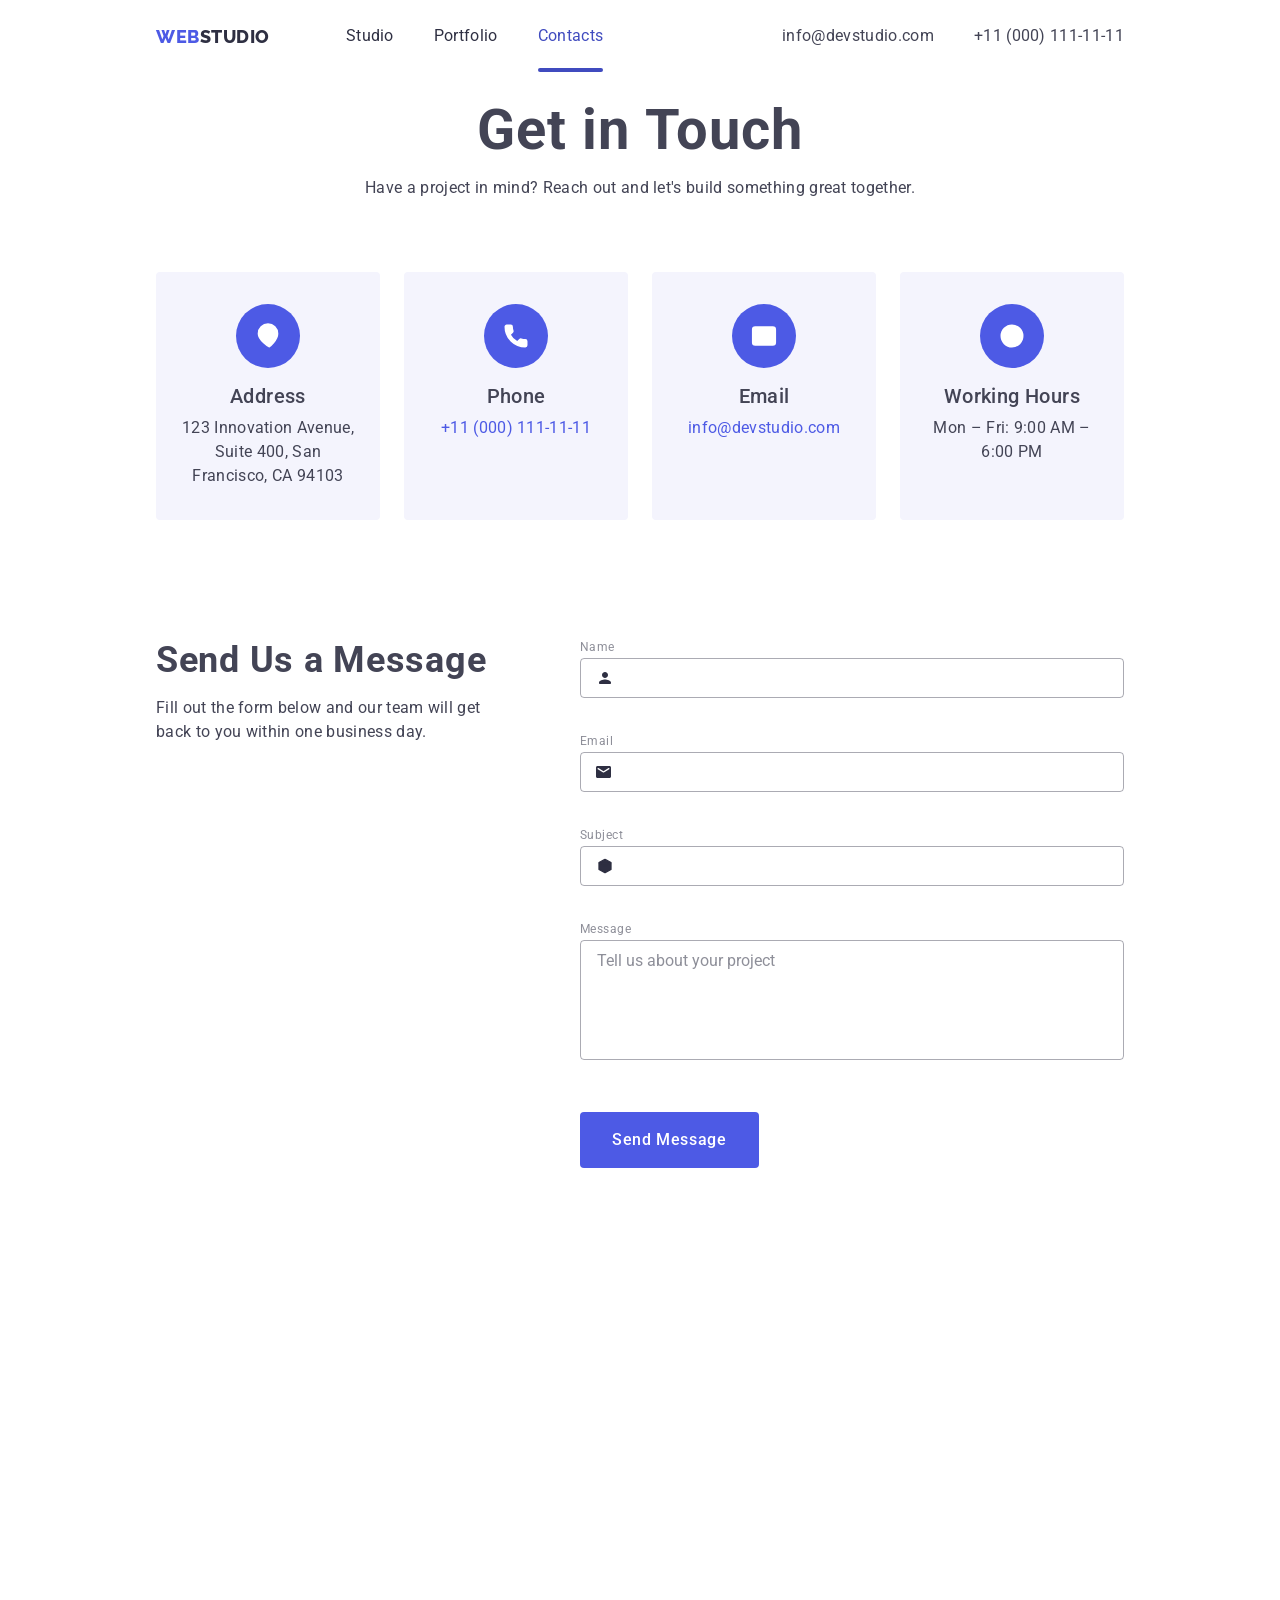
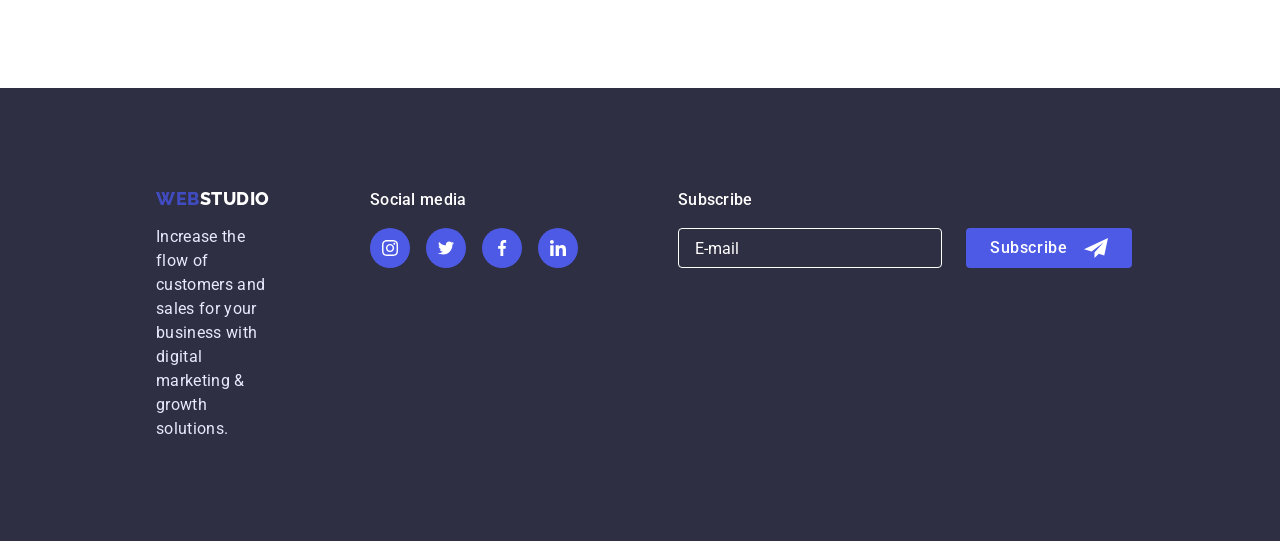
<file: src/contacts.html>
<!doctype html>
<html lang="en">
<head>
    <meta charset="UTF-8">
    <meta name="viewport" content="width=device-width, initial-scale=1.0">
    <meta http-equiv="X-UA-Compatible" content="ie=edge">
    <title>WebStudio — Our Projects & Portfolio</title>
    <link rel="stylesheet" href="styles/main.css">
</head>
<body>
<header class="header">
    <div class="container header__container">
        <div class="header__left">
            <a href="#" class="header__logo">
                <span class="header__logo-accent">Web</span>Studio
            </a>

            <nav class="header__nav">
                <ul class="header__nav-list">
                    <li class="header__nav-item">
                        <a href="index.html" class="header__nav-link">Studio</a>
                    </li>
                    <li class="header__nav-item">
                        <a href="portfolio.html" class="header__nav-link">Portfolio</a>
                    </li>
                    <li class="header__nav-item">
                        <a href="contacts.html" class="header__nav-link header__nav-link--current">Contacts</a>
                    </li>
                </ul>
            </nav>
        </div>

        <address class="header__contacts">
            <ul class="header__contacts-list">
                <li class="header__contacts-item">
                    <a href="mailto:info@devstudio.com" class="header__contacts-link">info@devstudio.com</a>
                </li>
                <li class="header__contacts-item">
                    <a href="tel:+110001111111" class="header__contacts-link">+11 (000) 111-11-11</a>
                </li>
            </ul>
        </address>

        <button type="button" class="header__burger" aria-label="Open menu" data-menu-open>
            <svg width="32" height="22" viewBox="0 0 32 22" fill="none" xmlns="http://www.w3.org/2000/svg">
                <g clip-path="url(#clip0_297053_2156)">
                    <path d="M1.34766 20.0431H30.8861M1.34766 10.7354H30.8861M1.34766 1.42773H30.8861" stroke="#2E2F42" stroke-width="3" stroke-linecap="round" stroke-linejoin="round"/>
                </g>
                <defs>
                    <clipPath id="clip0_297053_2156">
                        <rect width="32" height="22" fill="white"/>
                    </clipPath>
                </defs>
            </svg>
        </button>
    </div>
</header>

<div class="mobile-menu" data-mobile-menu>
    <div class="container mobile-menu__container">
        <div class="mobile-menu__top">
            <a href="#" class="header__logo">
                <span class="header__logo-accent">Web</span>Studio
            </a>
            <button type="button" class="mobile-menu__close" aria-label="Close menu" data-menu-close>
                <svg width="8" height="8" viewBox="0 0 8 8" fill="none" xmlns="http://www.w3.org/2000/svg">
                    <path d="M1 1L7 7M7 1L1 7" stroke="currentColor" stroke-width="1.5" stroke-linecap="round"/>
                </svg>
            </button>
        </div>

        <nav class="mobile-menu__nav">
            <ul class="mobile-menu__nav-list">
                <li><a href="index.html" class="mobile-menu__nav-link">Studio</a></li>
                <li><a href="portfolio.html" class="mobile-menu__nav-link">Portfolio</a></li>
                <li><a href="contacts.html" class="mobile-menu__nav-link mobile-menu__nav-link--current">Contacts</a></li>
            </ul>
        </nav>

        <div class="mobile-menu__bottom">
            <address class="mobile-menu__contacts">
                <a href="tel:+110001111111" class="mobile-menu__contacts-link mobile-menu__contacts-link--accent">+11 (000) 111-11-11</a>
                <a href="mailto:info@devstudio.com" class="mobile-menu__contacts-link">info@devstudio.com</a>
            </address>

            <ul class="mobile-menu__socials">
                <li>
                    <a class="mobile-menu__socials-link" href="https://www.instagram.com/" aria-label="Instagram">
                        <svg width="16" height="16" viewBox="0 0 16 16" fill="none" xmlns="http://www.w3.org/2000/svg">
                            <g clip-path="url(#clip0_679354_384)">
                                <path d="M15.9843 4.70404C15.9468 3.8539 15.8093 3.26944 15.6124 2.76299C15.4092 2.22541 15.0967 1.74412 14.6872 1.34401C14.2871 0.937683 13.8026 0.621948 13.2713 0.421957C12.7619 0.22502 12.1805 0.0875415 11.3303 0.0500586C10.4738 0.00940124 10.2019 0 8.02963 0C5.85733 0 5.58543 0.00940124 4.73212 0.0468842C3.88197 0.0843671 3.29751 0.221967 2.79119 0.418783C2.25348 0.621948 1.77219 0.934509 1.37209 1.34401C0.965758 1.74412 0.650145 2.22858 0.450033 2.75994C0.253096 3.26944 0.115618 3.85073 0.0781347 4.70087C0.0374774 5.55736 0.0280762 5.82926 0.0280762 8.00156C0.0280762 10.1739 0.0374774 10.4458 0.0749603 11.2991C0.112443 12.1492 0.250043 12.7337 0.446981 13.2401C0.650145 13.7777 0.965758 14.259 1.37209 14.6591C1.77219 15.0654 2.25666 15.3812 2.78801 15.5812C3.29751 15.7781 3.8788 15.9156 4.72906 15.9531C5.58226 15.9907 5.85428 16 8.02658 16C10.1989 16 10.4708 15.9907 11.3241 15.9531C12.1742 15.9156 12.7587 15.7781 13.265 15.5812C14.3403 15.1654 15.1904 14.3153 15.6062 13.2401C15.803 12.7306 15.9406 12.1492 15.9781 11.2991C16.0156 10.4458 16.025 10.1739 16.025 8.00156C16.025 5.82926 16.0218 5.55736 15.9843 4.70404ZM14.5435 11.2366C14.509 12.018 14.3778 12.4399 14.2684 12.7212C13.9995 13.4183 13.4463 13.9715 12.7493 14.2403C12.468 14.3497 12.043 14.481 11.2646 14.5153C10.4207 14.5529 10.1676 14.5622 8.03281 14.5622C5.89799 14.5622 5.64172 14.5529 4.80085 14.5153C4.01945 14.481 3.5975 14.3497 3.31619 14.2403C2.96932 14.1121 2.65359 13.909 2.39731 13.6433C2.13163 13.3838 1.92847 13.0713 1.80027 12.7244C1.69087 12.4431 1.55962 12.018 1.52532 11.2397C1.48771 10.3958 1.47843 10.1426 1.47843 8.00779C1.47843 5.87297 1.48771 5.6167 1.52532 4.77596C1.55962 3.99455 1.69087 3.5726 1.80027 3.29129C1.92847 2.9443 2.13163 2.62869 2.40049 2.37229C2.65981 2.10661 2.97237 1.90345 3.31937 1.77537C3.60067 1.66597 4.0258 1.53472 4.80403 1.50029C5.64794 1.46281 5.90117 1.45341 8.03586 1.45341C10.1738 1.45341 10.4269 1.46281 11.2678 1.50029C12.0492 1.53472 12.4712 1.66597 12.7525 1.77537C13.0993 1.90345 13.4151 2.10661 13.6714 2.37229C13.937 2.63174 14.1402 2.9443 14.2684 3.29129C14.3778 3.5726 14.509 3.99761 14.5435 4.77596C14.581 5.61987 14.5904 5.87297 14.5904 8.00779C14.5904 10.1426 14.581 10.3927 14.5435 11.2366Z" fill="#F4F4FD"/>
                                <path d="M8.02961 3.89136C5.76049 3.89136 3.91943 5.73229 3.91943 8.00153C3.91943 10.2708 5.76049 12.1117 8.02961 12.1117C10.2989 12.1117 12.1398 10.2708 12.1398 8.00153C12.1398 5.73229 10.2989 3.89136 8.02961 3.89136ZM8.02961 10.6677C6.55752 10.6677 5.36344 9.47375 5.36344 8.00153C5.36344 6.52932 6.55752 5.33536 8.02961 5.33536C9.50182 5.33536 10.6958 6.52932 10.6958 8.00153C10.6958 9.47375 9.50182 10.6677 8.02961 10.6677V10.6677Z" fill="#F4F4FD"/>
                                <path d="M13.262 3.72888C13.262 4.25877 12.8323 4.68842 12.3023 4.68842C11.7724 4.68842 11.3428 4.25877 11.3428 3.72888C11.3428 3.19887 11.7724 2.76934 12.3023 2.76934C12.8323 2.76934 13.262 3.19887 13.262 3.72888V3.72888Z" fill="#F4F4FD"/>
                            </g>
                            <defs>
                                <clipPath id="clip0_679354_384">
                                    <rect width="16" height="16" fill="white"/>
                                </clipPath>
                            </defs>
                        </svg>
                    </a>
                </li>
                <li>
                    <a class="mobile-menu__socials-link" href="https://x.com/?lang=uk" aria-label="Twitter">
                        <svg width="16" height="16" viewBox="0 0 16 16" fill="none" xmlns="http://www.w3.org/2000/svg">
                            <path d="M16 3.039C15.405 3.3 14.771 3.473 14.11 3.557C14.79 3.151 15.309 2.513 15.553 1.744C14.919 2.122 14.219 2.389 13.473 2.538C12.871 1.897 12.013 1.5 11.077 1.5C9.261 1.5 7.799 2.974 7.799 4.781C7.799 5.041 7.821 5.291 7.875 5.529C5.148 5.396 2.735 4.089 1.114 2.098C0.831 2.589 0.665 3.151 0.665 3.756C0.665 4.892 1.25 5.899 2.122 6.482C1.595 6.472 1.078 6.319 0.64 6.078C0.64 6.088 0.64 6.101 0.64 6.114C0.64 7.708 1.777 9.032 3.268 9.337C3.001 9.41 2.71 9.445 2.408 9.445C2.198 9.445 1.986 9.433 1.787 9.389C2.212 10.688 3.418 11.643 4.852 11.674C3.736 12.547 2.319 13.073 0.785 13.073C0.516 13.073 0.258 13.061 0 13.028C1.453 13.965 3.175 14.5 5.032 14.5C11.068 14.5 14.368 9.5 14.368 5.166C14.368 5.021 14.363 4.881 14.356 4.742C15.007 4.28 15.554 3.703 16 3.039Z" fill="#F4F4FD"/>
                        </svg>
                    </a>
                </li>
                <li>
                    <a class="mobile-menu__socials-link" href="https://www.facebook.com/?locale=uk_UA" aria-label="Facebook">
                        <svg width="16" height="16" viewBox="0 0 16 16" fill="none" xmlns="http://www.w3.org/2000/svg">
                            <g clip-path="url(#clip0_679354_396)">
                                <path d="M10.6648 2.65666H12.1254V0.112659C11.8734 0.0779924 11.0068 -7.62939e-06 9.99742 -7.62939e-06C7.89142 -7.62939e-06 6.44876 1.32466 6.44876 3.75933V5.99999H4.12476V8.84399H6.44876V16H9.29809V8.84466H11.5281L11.8821 6.00066H9.29742V4.04133C9.29809 3.21933 9.51942 2.65666 10.6648 2.65666Z" fill="#F4F4FD"/>
                            </g>
                            <defs>
                                <clipPath id="clip0_679354_396">
                                    <rect width="16" height="16" fill="white"/>
                                </clipPath>
                            </defs>
                        </svg>
                    </a>
                </li>
                <li>
                    <a class="mobile-menu__socials-link" href="https://ua.linkedin.com/" aria-label="LinkedIn">
                        <svg width="16" height="16" viewBox="0 0 16 16" fill="none" xmlns="http://www.w3.org/2000/svg">
                            <g clip-path="url(#clip0_679354_400)">
                                <path d="M15.9961 16V15.9994H16.0001V10.1314C16.0001 7.2607 15.3821 5.04937 12.0261 5.04937C10.4128 5.04937 9.33009 5.9347 8.88809 6.77404H8.84143V5.31737H5.65942V15.9994H8.97276V10.71C8.97276 9.31737 9.23676 7.9707 10.9614 7.9707C12.6608 7.9707 12.6861 9.56004 12.6861 10.7994V16H15.9961Z" fill="#F4F4FD"/>
                                <path d="M0.263916 5.31797H3.58125V16H0.263916V5.31797Z" fill="#F4F4FD"/>
                                <path d="M1.92133 0C0.860667 0 0 0.860667 0 1.92133C0 2.982 0.860667 3.86067 1.92133 3.86067C2.982 3.86067 3.84267 2.982 3.84267 1.92133C3.842 0.860667 2.98133 0 1.92133 0V0Z" fill="#F4F4FD"/>
                            </g>
                            <defs>
                                <clipPath id="clip0_679354_400">
                                    <rect width="16" height="16" fill="white"/>
                                </clipPath>
                            </defs>
                        </svg>
                    </a>
                </li>
            </ul>
        </div>
    </div>
</div>

<main>
    <section class="contacts-page">
        <div class="container">
            <h1 class="contacts-page__title">Get in Touch</h1>
            <p class="contacts-page__subtitle">Have a project in mind? Reach out and let's build something great together.</p>

            <ul class="contacts-page__info-list">
                <li class="contacts-page__info-item">
                    <div class="contacts-page__info-icon">
                        <svg width="28" height="28" viewBox="0 0 24 24" fill="none" xmlns="http://www.w3.org/2000/svg">
                            <path d="M12 21C12 21 19 15.5 19 10C19 5.58172 15.4183 2 11 2C6.58172 2 3 5.58172 3 10C3 15.5 12 21 12 21Z" stroke="currentColor" stroke-width="1.7" stroke-linejoin="round" transform="translate(1 0)"/>
                            <circle cx="12" cy="10" r="2.5" stroke="currentColor" stroke-width="1.7"/>
                        </svg>
                    </div>
                    <h3 class="contacts-page__info-title">Address</h3>
                    <p class="contacts-page__info-text">123 Innovation Avenue, Suite 400, San Francisco, CA 94103</p>
                </li>

                <li class="contacts-page__info-item">
                    <div class="contacts-page__info-icon">
                        <svg width="28" height="28" viewBox="0 0 24 24" fill="none" xmlns="http://www.w3.org/2000/svg">
                            <path d="M6.62 10.79C8.06 13.62 10.38 15.93 13.21 17.38L15.41 15.18C15.69 14.9 16.08 14.82 16.43 14.93C17.55 15.3 18.75 15.5 20 15.5C20.55 15.5 21 15.95 21 16.5V20C21 20.55 20.55 21 20 21C10.61 21 3 13.39 3 4C3 3.45 3.45 3 4 3H7.5C8.05 3 8.5 3.45 8.5 4C8.5 5.25 8.7 6.45 9.07 7.57C9.18 7.92 9.1 8.31 8.82 8.59L6.62 10.79Z" stroke="currentColor" stroke-width="1.7" stroke-linejoin="round"/>
                        </svg>
                    </div>
                    <h3 class="contacts-page__info-title">Phone</h3>
                    <a href="tel:+110001111111" class="contacts-page__info-link">+11 (000) 111-11-11</a>
                </li>

                <li class="contacts-page__info-item">
                    <div class="contacts-page__info-icon">
                        <svg width="28" height="28" viewBox="0 0 24 24" fill="none" xmlns="http://www.w3.org/2000/svg">
                            <rect x="2.5" y="4.5" width="19" height="15" rx="2" stroke="currentColor" stroke-width="1.7"/>
                            <path d="M3.5 6L12 12.5L20.5 6" stroke="currentColor" stroke-width="1.7" stroke-linecap="round" stroke-linejoin="round"/>
                        </svg>
                    </div>
                    <h3 class="contacts-page__info-title">Email</h3>
                    <a href="mailto:info@devstudio.com" class="contacts-page__info-link">info@devstudio.com</a>
                </li>

                <li class="contacts-page__info-item">
                    <div class="contacts-page__info-icon">
                        <svg width="28" height="28" viewBox="0 0 24 24" fill="none" xmlns="http://www.w3.org/2000/svg">
                            <circle cx="12" cy="12" r="9" stroke="currentColor" stroke-width="1.7"/>
                            <path d="M12 7V12L15.5 14.5" stroke="currentColor" stroke-width="1.7" stroke-linecap="round" stroke-linejoin="round"/>
                        </svg>
                    </div>
                    <h3 class="contacts-page__info-title">Working Hours</h3>
                    <p class="contacts-page__info-text">Mon – Fri: 9:00 AM – 6:00 PM</p>
                </li>
            </ul>
        </div>
    </section>

    <section class="contacts-form">
        <div class="container contacts-form__container">
            <div class="contacts-form__intro">
                <h2 class="contacts-form__title">Send Us a Message</h2>
                <p class="contacts-form__text">Fill out the form below and our team will get back to you within one business day.</p>
            </div>

            <form class="contacts-form__form" action="#" method="post" data-contacts-form novalidate>
                <div class="form-field">
                    <label class="form-field__label text-small" for="contacts-name">Name</label>
                    <div class="form-field__control">
                        <svg class="form-field__icon" width="18" height="18" viewBox="0 0 18 18" fill="none" xmlns="http://www.w3.org/2000/svg">
                            <path d="M9 9C10.6575 9 12 7.6575 12 6C12 4.3425 10.6575 3 9 3C7.3425 3 6 4.3425 6 6C6 7.6575 7.3425 9 9 9ZM9 10.5C6.9975 10.5 3 11.505 3 13.5V14.25C3 14.6625 3.3375 15 3.75 15H14.25C14.6625 15 15 14.6625 15 14.25V13.5C15 11.505 11.0025 10.5 9 10.5Z" fill="currentColor"/>
                        </svg>
                        <input class="form-field__input" type="text" name="name" id="contacts-name" data-field="name">
                    </div>
                    <p class="form-field__error" data-error="name"></p>
                </div>

                <div class="form-field">
                    <label class="form-field__label text-small" for="contacts-email">Email</label>
                    <div class="form-field__control">
                        <svg class="form-field__icon" width="15" height="12" viewBox="0 0 15 12" fill="none" xmlns="http://www.w3.org/2000/svg">
                            <path d="M13.5 0H1.5C0.675 0 0.00749999 0.675 0.00749999 1.5L0 10.5C0 11.325 0.675 12 1.5 12H13.5C14.325 12 15 11.325 15 10.5V1.5C15 0.675 14.325 0 13.5 0ZM13.2 3.1875L7.8975 6.5025C7.6575 6.6525 7.3425 6.6525 7.1025 6.5025L1.8 3.1875C1.6125 3.0675 1.5 2.865 1.5 2.6475C1.5 2.145 2.0475 1.845 2.475 2.1075L7.5 5.25L12.525 2.1075C12.9525 1.845 13.5 2.145 13.5 2.6475C13.5 2.865 13.3875 3.0675 13.2 3.1875Z" fill="currentColor"/>
                        </svg>
                        <input class="form-field__input" type="email" name="email" id="contacts-email" data-field="email">
                    </div>
                    <p class="form-field__error" data-error="email"></p>
                </div>

                <div class="form-field">
                    <label class="form-field__label text-small" for="contacts-subject">Subject</label>
                    <div class="form-field__control">
                        <svg class="form-field__icon" width="18" height="18" viewBox="0 0 24 24" fill="none" xmlns="http://www.w3.org/2000/svg">
                            <path d="M20 7.5L12.7 3.4C12.26 3.15 11.74 3.15 11.3 3.4L4 7.5V16.5L11.3 20.6C11.74 20.85 12.26 20.85 12.7 20.6L20 16.5V7.5Z" stroke="currentColor" stroke-width="1.7" stroke-linejoin="round"/>
                            <path d="M4 7.5L12 12L20 7.5" stroke="currentColor" stroke-width="1.7" stroke-linejoin="round"/>
                        </svg>
                        <input class="form-field__input" type="text" name="subject" id="contacts-subject" data-field="subject">
                    </div>
                    <p class="form-field__error" data-error="subject"></p>
                </div>

                <div class="form-field">
                    <label class="form-field__label text-small" for="contacts-message">Message</label>
                    <textarea class="form-field__textarea" name="message" id="contacts-message" placeholder="Tell us about your project" data-field="message"></textarea>
                    <p class="form-field__error" data-error="message"></p>
                </div>

                <button type="submit" class="button contacts-form__submit">Send Message</button>

                <p class="contacts-form__success" data-form-success>Thank you! Your message has been sent.</p>
            </form>
        </div>
    </section>

    <section class="contacts-map">
        <iframe
                class="contacts-map__frame"
                src="https://www.google.com/maps?q=San+Francisco,CA&output=embed"
                loading="lazy"
                referrerpolicy="no-referrer-when-downgrade"
                title="Studio location map"
                aria-label="Map showing studio location">
        </iframe>
    </section>
</main>

<footer class="footer">
    <div class="container footer__container">
        <div class="footer__brand">
            <a href="#" class="footer__logo">
                <span class="footer__logo-accent">Web</span>Studio
            </a>
            <p class="footer__text">Increase the flow of customers and sales for your business with digital marketing &amp; growth solutions.</p>
        </div>

        <div class="footer__socials">
            <p class="footer__title">Social media</p>
            <ul class="footer__socials-list">
                <li class="footer__socials-item">
                    <a class="footer__socials-link" href="https://www.instagram.com/" aria-label="Instagram">
                        <svg width="16" height="16" viewBox="0 0 16 16" fill="none" xmlns="http://www.w3.org/2000/svg">
                            <path d="M15.9843 4.70404C15.9468 3.8539 15.8093 3.26944 15.6124 2.76299C15.4092 2.22541 15.0967 1.74412 14.6872 1.34401C14.2871 0.937683 13.8026 0.621948 13.2713 0.421957C12.7619 0.22502 12.1805 0.0875415 11.3303 0.0500586C10.4738 0.00940124 10.2019 0 8.02963 0C5.85733 0 5.58543 0.00940124 4.73212 0.0468842C3.88197 0.0843671 3.29751 0.221967 2.79119 0.418783C2.25348 0.621948 1.77219 0.934509 1.37209 1.34401C0.965758 1.74412 0.650145 2.22858 0.450033 2.75994C0.253096 3.26944 0.115618 3.85073 0.0781347 4.70087C0.0374774 5.55736 0.0280762 5.82926 0.0280762 8.00156C0.0280762 10.1739 0.0374774 10.4458 0.0749603 11.2991C0.112443 12.1492 0.250043 12.7337 0.446981 13.2401C0.650145 13.7777 0.965758 14.259 1.37209 14.6591C1.77219 15.0654 2.25666 15.3812 2.78801 15.5812C3.29751 15.7781 3.8788 15.9156 4.72906 15.9531C5.58226 15.9907 5.85428 16 8.02658 16C10.1989 16 10.4708 15.9907 11.3241 15.9531C12.1742 15.9156 12.7587 15.7781 13.265 15.5812C14.3403 15.1654 15.1904 14.3153 15.6062 13.2401C15.803 12.7306 15.9406 12.1492 15.9781 11.2991C16.0156 10.4458 16.025 10.1739 16.025 8.00156C16.025 5.82926 16.0218 5.55736 15.9843 4.70404ZM14.5435 11.2366C14.509 12.018 14.3778 12.4399 14.2684 12.7212C13.9995 13.4183 13.4463 13.9715 12.7493 14.2403C12.468 14.3497 12.043 14.481 11.2646 14.5153C10.4207 14.5529 10.1676 14.5622 8.03281 14.5622C5.89799 14.5622 5.64172 14.5529 4.80085 14.5153C4.01945 14.481 3.5975 14.3497 3.31619 14.2403C2.96932 14.1121 2.65359 13.909 2.39731 13.6433C2.13163 13.3838 1.92847 13.0713 1.80027 12.7244C1.69087 12.4431 1.55962 12.018 1.52532 11.2397C1.48771 10.3958 1.47843 10.1426 1.47843 8.00779C1.47843 5.87297 1.48771 5.6167 1.52532 4.77596C1.55962 3.99455 1.69087 3.5726 1.80027 3.29129C1.92847 2.9443 2.13163 2.62869 2.40049 2.37229C2.65981 2.10661 2.97237 1.90345 3.31937 1.77537C3.60067 1.66597 4.0258 1.53472 4.80403 1.50029C5.64794 1.46281 5.90117 1.45341 8.03586 1.45341C10.1738 1.45341 10.4269 1.46281 11.2678 1.50029C12.0492 1.53472 12.4712 1.66597 12.7525 1.77537C13.0993 1.90345 13.4151 2.10661 13.6714 2.37229C13.937 2.63174 14.1402 2.9443 14.2684 3.29129C14.3778 3.5726 14.509 3.99761 14.5435 4.77596C14.581 5.61987 14.5904 5.87297 14.5904 8.00779C14.5904 10.1426 14.581 10.3927 14.5435 11.2366Z" fill="currentColor"/>
                            <path d="M8.02961 3.89136C5.76049 3.89136 3.91943 5.73229 3.91943 8.00153C3.91943 10.2708 5.76049 12.1117 8.02961 12.1117C10.2989 12.1117 12.1398 10.2708 12.1398 8.00153C12.1398 5.73229 10.2989 3.89136 8.02961 3.89136ZM8.02961 10.6677C6.55752 10.6677 5.36344 9.47375 5.36344 8.00153C5.36344 6.52932 6.55752 5.33536 8.02961 5.33536C9.50182 5.33536 10.6958 6.52932 10.6958 8.00153C10.6958 9.47375 9.50182 10.6677 8.02961 10.6677V10.6677Z" fill="currentColor"/>
                            <path d="M13.262 3.72888C13.262 4.25877 12.8323 4.68842 12.3023 4.68842C11.7724 4.68842 11.3428 4.25877 11.3428 3.72888C11.3428 3.19887 11.7724 2.76934 12.3023 2.76934C12.8323 2.76934 13.262 3.19887 13.262 3.72888V3.72888Z" fill="currentColor"/>
                        </svg>
                    </a>
                </li>
                <li class="footer__socials-item">
                    <a class="footer__socials-link" href="https://x.com/?lang=uk" aria-label="Twitter">
                        <svg width="16" height="16" viewBox="0 0 16 16" fill="none" xmlns="http://www.w3.org/2000/svg">
                            <path d="M16 3.039C15.405 3.3 14.771 3.473 14.11 3.557C14.79 3.151 15.309 2.513 15.553 1.744C14.919 2.122 14.219 2.389 13.473 2.538C12.871 1.897 12.013 1.5 11.077 1.5C9.261 1.5 7.799 2.974 7.799 4.781C7.799 5.041 7.821 5.291 7.875 5.529C5.148 5.396 2.735 4.089 1.114 2.098C0.831 2.589 0.665 3.151 0.665 3.756C0.665 4.892 1.25 5.899 2.122 6.482C1.595 6.472 1.078 6.319 0.64 6.078C0.64 6.088 0.64 6.101 0.64 6.114C0.64 7.708 1.777 9.032 3.268 9.337C3.001 9.41 2.71 9.445 2.408 9.445C2.198 9.445 1.986 9.433 1.787 9.389C2.212 10.688 3.418 11.643 4.852 11.674C3.736 12.547 2.319 13.073 0.785 13.073C0.516 13.073 0.258 13.061 0 13.028C1.453 13.965 3.175 14.5 5.032 14.5C11.068 14.5 14.368 9.5 14.368 5.166C14.368 5.021 14.363 4.881 14.356 4.742C15.007 4.28 15.554 3.703 16 3.039Z" fill="currentColor"/>
                        </svg>
                    </a>
                </li>
                <li class="footer__socials-item">
                    <a class="footer__socials-link" href="https://www.facebook.com/?locale=uk_UA" aria-label="Facebook">
                        <svg width="16" height="16" viewBox="0 0 16 16" fill="none" xmlns="http://www.w3.org/2000/svg">
                            <path d="M10.6648 2.65666H12.1254V0.112659C11.8734 0.0779924 11.0068 -7.62939e-06 9.99742 -7.62939e-06C7.89142 -7.62939e-06 6.44876 1.32466 6.44876 3.75933V5.99999H4.12476V8.84399H6.44876V16H9.29809V8.84466H11.5281L11.8821 6.00066H9.29742V4.04133C9.29809 3.21933 9.51942 2.65666 10.6648 2.65666Z" fill="currentColor"/>
                        </svg>
                    </a>
                </li>
                <li class="footer__socials-item">
                    <a class="footer__socials-link" href="https://ua.linkedin.com/" aria-label="LinkedIn">
                        <svg width="16" height="16" viewBox="0 0 16 16" fill="none" xmlns="http://www.w3.org/2000/svg">
                            <path d="M15.9961 16V15.9994H16.0001V10.1314C16.0001 7.2607 15.3821 5.04937 12.0261 5.04937C10.4128 5.04937 9.33009 5.9347 8.88809 6.77404H8.84143V5.31737H5.65942V15.9994H8.97276V10.71C8.97276 9.31737 9.23676 7.9707 10.9614 7.9707C12.6608 7.9707 12.6861 9.56004 12.6861 10.7994V16H15.9961Z" fill="currentColor"/>
                            <path d="M0.263916 5.31797H3.58125V16H0.263916V5.31797Z" fill="currentColor"/>
                            <path d="M1.92133 0C0.860667 0 0 0.860667 0 1.92133C0 2.982 0.860667 3.86067 1.92133 3.86067C2.982 3.86067 3.84267 2.982 3.84267 1.92133C3.842 0.860667 2.98133 0 1.92133 0V0Z" fill="currentColor"/>
                        </svg>
                    </a>
                </li>
            </ul>
        </div>

        <div class="footer__subscribe">
            <p class="footer__title">Subscribe</p>
            <form class="footer__form" action="#" method="post">
                <input class="footer__input" type="email" name="email" placeholder="E-mail" aria-label="Email">
                <button type="submit" class="button footer__submit">
                    Subscribe
                    <svg width="24" height="24" viewBox="0 0 24 24" fill="none" xmlns="http://www.w3.org/2000/svg">
                        <path d="M24 2L0 13.25L7.66994 15.6172L19.5 6.375L10.5017 16.4913L10.509 16.4936L10.5 16.4913V22L14.8013 17.8183L20.2501 19.5L24 2Z" fill="white"/>
                    </svg>
                </button>
            </form>
        </div>
    </div>
</footer>
<script src="scripts/components/mobile-menu.js"></script>
<script src="scripts/pages/contacts-form.js"></script>
</body>
</html>
</file>
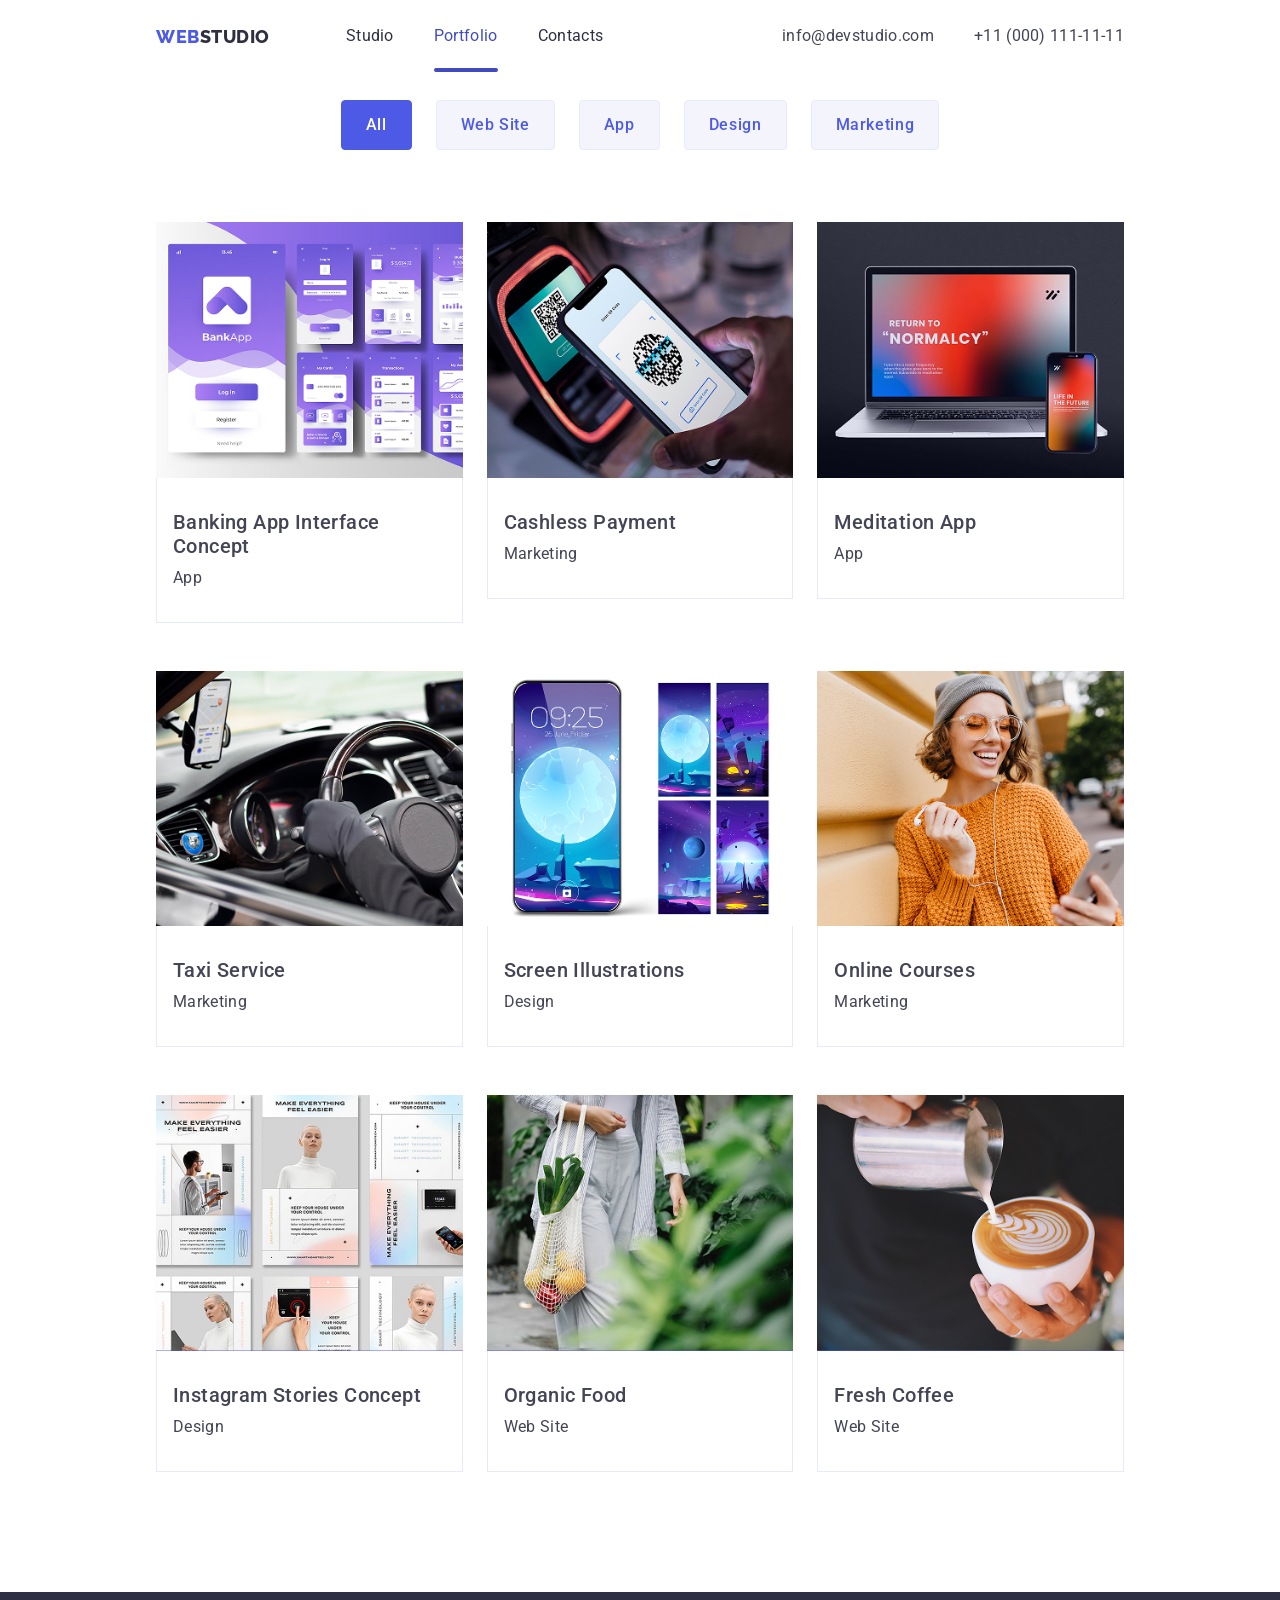
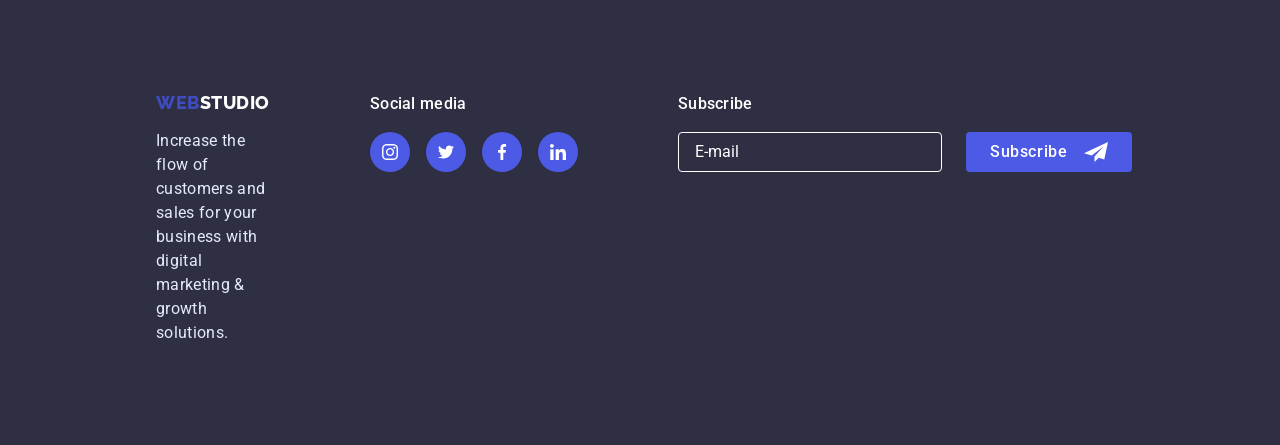
<file: src/portfolio.html>
<!doctype html>
<html lang="en">
<head>
    <meta charset="UTF-8">
    <meta name="viewport" content="width=device-width, initial-scale=1.0">
    <meta http-equiv="X-UA-Compatible" content="ie=edge">
    <title>WebStudio — Our Projects & Portfolio</title>
    <link rel="stylesheet" href="styles/main.css">
</head>
<body>
<header class="header">
    <div class="container header__container">
        <div class="header__left">
            <a href="#" class="header__logo">
                <span class="header__logo-accent">Web</span>Studio
            </a>

            <nav class="header__nav">
                <ul class="header__nav-list">
                    <li class="header__nav-item">
                        <a href="index.html" class="header__nav-link">Studio</a>
                    </li>
                    <li class="header__nav-item">
                        <a href="portfolio.html" class="header__nav-link header__nav-link--current">Portfolio</a>
                    </li>
                    <li class="header__nav-item">
                        <a href="contacts.html" class="header__nav-link">Contacts</a>
                    </li>
                </ul>
            </nav>
        </div>

        <address class="header__contacts">
            <ul class="header__contacts-list">
                <li class="header__contacts-item">
                    <a href="mailto:info@devstudio.com" class="header__contacts-link">info@devstudio.com</a>
                </li>
                <li class="header__contacts-item">
                    <a href="tel:+110001111111" class="header__contacts-link">+11 (000) 111-11-11</a>
                </li>
            </ul>
        </address>

        <button type="button" class="header__burger" aria-label="Open menu" data-menu-open>
            <svg width="32" height="22" viewBox="0 0 32 22" fill="none" xmlns="http://www.w3.org/2000/svg">
                <g clip-path="url(#clip0_297053_2156)">
                    <path d="M1.34766 20.0431H30.8861M1.34766 10.7354H30.8861M1.34766 1.42773H30.8861" stroke="#2E2F42" stroke-width="3" stroke-linecap="round" stroke-linejoin="round"/>
                </g>
                <defs>
                    <clipPath id="clip0_297053_2156">
                        <rect width="32" height="22" fill="white"/>
                    </clipPath>
                </defs>
            </svg>
        </button>
    </div>
</header>

<div class="mobile-menu" data-mobile-menu>
    <div class="container mobile-menu__container">
        <div class="mobile-menu__top">
            <a href="#" class="header__logo">
                <span class="header__logo-accent">Web</span>Studio
            </a>
            <button type="button" class="mobile-menu__close" aria-label="Close menu" data-menu-close>
                <svg width="8" height="8" viewBox="0 0 8 8" fill="none" xmlns="http://www.w3.org/2000/svg">
                    <path d="M1 1L7 7M7 1L1 7" stroke="currentColor" stroke-width="1.5" stroke-linecap="round"/>
                </svg>
            </button>
        </div>

        <nav class="mobile-menu__nav">
            <ul class="mobile-menu__nav-list">
                <li><a href="index.html" class="mobile-menu__nav-link">Studio</a></li>
                <li><a href="portfolio.html" class="mobile-menu__nav-link mobile-menu__nav-link--current">Portfolio</a></li>
                <li><a href="contacts.html" class="mobile-menu__nav-link">Contacts</a></li>
            </ul>
        </nav>

        <div class="mobile-menu__bottom">
            <address class="mobile-menu__contacts">
                <a href="tel:+110001111111" class="mobile-menu__contacts-link mobile-menu__contacts-link--accent">+11 (000) 111-11-11</a>
                <a href="mailto:info@devstudio.com" class="mobile-menu__contacts-link">info@devstudio.com</a>
            </address>

            <ul class="mobile-menu__socials">
                <li>
                    <a class="mobile-menu__socials-link" href="https://www.instagram.com/" aria-label="Instagram">
                        <svg width="16" height="16" viewBox="0 0 16 16" fill="none" xmlns="http://www.w3.org/2000/svg">
                            <g clip-path="url(#clip0_679354_384)">
                                <path d="M15.9843 4.70404C15.9468 3.8539 15.8093 3.26944 15.6124 2.76299C15.4092 2.22541 15.0967 1.74412 14.6872 1.34401C14.2871 0.937683 13.8026 0.621948 13.2713 0.421957C12.7619 0.22502 12.1805 0.0875415 11.3303 0.0500586C10.4738 0.00940124 10.2019 0 8.02963 0C5.85733 0 5.58543 0.00940124 4.73212 0.0468842C3.88197 0.0843671 3.29751 0.221967 2.79119 0.418783C2.25348 0.621948 1.77219 0.934509 1.37209 1.34401C0.965758 1.74412 0.650145 2.22858 0.450033 2.75994C0.253096 3.26944 0.115618 3.85073 0.0781347 4.70087C0.0374774 5.55736 0.0280762 5.82926 0.0280762 8.00156C0.0280762 10.1739 0.0374774 10.4458 0.0749603 11.2991C0.112443 12.1492 0.250043 12.7337 0.446981 13.2401C0.650145 13.7777 0.965758 14.259 1.37209 14.6591C1.77219 15.0654 2.25666 15.3812 2.78801 15.5812C3.29751 15.7781 3.8788 15.9156 4.72906 15.9531C5.58226 15.9907 5.85428 16 8.02658 16C10.1989 16 10.4708 15.9907 11.3241 15.9531C12.1742 15.9156 12.7587 15.7781 13.265 15.5812C14.3403 15.1654 15.1904 14.3153 15.6062 13.2401C15.803 12.7306 15.9406 12.1492 15.9781 11.2991C16.0156 10.4458 16.025 10.1739 16.025 8.00156C16.025 5.82926 16.0218 5.55736 15.9843 4.70404ZM14.5435 11.2366C14.509 12.018 14.3778 12.4399 14.2684 12.7212C13.9995 13.4183 13.4463 13.9715 12.7493 14.2403C12.468 14.3497 12.043 14.481 11.2646 14.5153C10.4207 14.5529 10.1676 14.5622 8.03281 14.5622C5.89799 14.5622 5.64172 14.5529 4.80085 14.5153C4.01945 14.481 3.5975 14.3497 3.31619 14.2403C2.96932 14.1121 2.65359 13.909 2.39731 13.6433C2.13163 13.3838 1.92847 13.0713 1.80027 12.7244C1.69087 12.4431 1.55962 12.018 1.52532 11.2397C1.48771 10.3958 1.47843 10.1426 1.47843 8.00779C1.47843 5.87297 1.48771 5.6167 1.52532 4.77596C1.55962 3.99455 1.69087 3.5726 1.80027 3.29129C1.92847 2.9443 2.13163 2.62869 2.40049 2.37229C2.65981 2.10661 2.97237 1.90345 3.31937 1.77537C3.60067 1.66597 4.0258 1.53472 4.80403 1.50029C5.64794 1.46281 5.90117 1.45341 8.03586 1.45341C10.1738 1.45341 10.4269 1.46281 11.2678 1.50029C12.0492 1.53472 12.4712 1.66597 12.7525 1.77537C13.0993 1.90345 13.4151 2.10661 13.6714 2.37229C13.937 2.63174 14.1402 2.9443 14.2684 3.29129C14.3778 3.5726 14.509 3.99761 14.5435 4.77596C14.581 5.61987 14.5904 5.87297 14.5904 8.00779C14.5904 10.1426 14.581 10.3927 14.5435 11.2366Z" fill="#F4F4FD"/>
                                <path d="M8.02961 3.89136C5.76049 3.89136 3.91943 5.73229 3.91943 8.00153C3.91943 10.2708 5.76049 12.1117 8.02961 12.1117C10.2989 12.1117 12.1398 10.2708 12.1398 8.00153C12.1398 5.73229 10.2989 3.89136 8.02961 3.89136ZM8.02961 10.6677C6.55752 10.6677 5.36344 9.47375 5.36344 8.00153C5.36344 6.52932 6.55752 5.33536 8.02961 5.33536C9.50182 5.33536 10.6958 6.52932 10.6958 8.00153C10.6958 9.47375 9.50182 10.6677 8.02961 10.6677V10.6677Z" fill="#F4F4FD"/>
                                <path d="M13.262 3.72888C13.262 4.25877 12.8323 4.68842 12.3023 4.68842C11.7724 4.68842 11.3428 4.25877 11.3428 3.72888C11.3428 3.19887 11.7724 2.76934 12.3023 2.76934C12.8323 2.76934 13.262 3.19887 13.262 3.72888V3.72888Z" fill="#F4F4FD"/>
                            </g>
                            <defs>
                                <clipPath id="clip0_679354_384">
                                    <rect width="16" height="16" fill="white"/>
                                </clipPath>
                            </defs>
                        </svg>
                    </a>
                </li>
                <li>
                    <a class="mobile-menu__socials-link" href="https://x.com/?lang=uk" aria-label="Twitter">
                        <svg width="16" height="16" viewBox="0 0 16 16" fill="none" xmlns="http://www.w3.org/2000/svg">
                            <path d="M16 3.039C15.405 3.3 14.771 3.473 14.11 3.557C14.79 3.151 15.309 2.513 15.553 1.744C14.919 2.122 14.219 2.389 13.473 2.538C12.871 1.897 12.013 1.5 11.077 1.5C9.261 1.5 7.799 2.974 7.799 4.781C7.799 5.041 7.821 5.291 7.875 5.529C5.148 5.396 2.735 4.089 1.114 2.098C0.831 2.589 0.665 3.151 0.665 3.756C0.665 4.892 1.25 5.899 2.122 6.482C1.595 6.472 1.078 6.319 0.64 6.078C0.64 6.088 0.64 6.101 0.64 6.114C0.64 7.708 1.777 9.032 3.268 9.337C3.001 9.41 2.71 9.445 2.408 9.445C2.198 9.445 1.986 9.433 1.787 9.389C2.212 10.688 3.418 11.643 4.852 11.674C3.736 12.547 2.319 13.073 0.785 13.073C0.516 13.073 0.258 13.061 0 13.028C1.453 13.965 3.175 14.5 5.032 14.5C11.068 14.5 14.368 9.5 14.368 5.166C14.368 5.021 14.363 4.881 14.356 4.742C15.007 4.28 15.554 3.703 16 3.039Z" fill="#F4F4FD"/>
                        </svg>
                    </a>
                </li>
                <li>
                    <a class="mobile-menu__socials-link" href="https://www.facebook.com/?locale=uk_UA" aria-label="Facebook">
                        <svg width="16" height="16" viewBox="0 0 16 16" fill="none" xmlns="http://www.w3.org/2000/svg">
                            <g clip-path="url(#clip0_679354_396)">
                                <path d="M10.6648 2.65666H12.1254V0.112659C11.8734 0.0779924 11.0068 -7.62939e-06 9.99742 -7.62939e-06C7.89142 -7.62939e-06 6.44876 1.32466 6.44876 3.75933V5.99999H4.12476V8.84399H6.44876V16H9.29809V8.84466H11.5281L11.8821 6.00066H9.29742V4.04133C9.29809 3.21933 9.51942 2.65666 10.6648 2.65666Z" fill="#F4F4FD"/>
                            </g>
                            <defs>
                                <clipPath id="clip0_679354_396">
                                    <rect width="16" height="16" fill="white"/>
                                </clipPath>
                            </defs>
                        </svg>
                    </a>
                </li>
                <li>
                    <a class="mobile-menu__socials-link" href="https://ua.linkedin.com/" aria-label="LinkedIn">
                        <svg width="16" height="16" viewBox="0 0 16 16" fill="none" xmlns="http://www.w3.org/2000/svg">
                            <g clip-path="url(#clip0_679354_400)">
                                <path d="M15.9961 16V15.9994H16.0001V10.1314C16.0001 7.2607 15.3821 5.04937 12.0261 5.04937C10.4128 5.04937 9.33009 5.9347 8.88809 6.77404H8.84143V5.31737H5.65942V15.9994H8.97276V10.71C8.97276 9.31737 9.23676 7.9707 10.9614 7.9707C12.6608 7.9707 12.6861 9.56004 12.6861 10.7994V16H15.9961Z" fill="#F4F4FD"/>
                                <path d="M0.263916 5.31797H3.58125V16H0.263916V5.31797Z" fill="#F4F4FD"/>
                                <path d="M1.92133 0C0.860667 0 0 0.860667 0 1.92133C0 2.982 0.860667 3.86067 1.92133 3.86067C2.982 3.86067 3.84267 2.982 3.84267 1.92133C3.842 0.860667 2.98133 0 1.92133 0V0Z" fill="#F4F4FD"/>
                            </g>
                            <defs>
                                <clipPath id="clip0_679354_400">
                                    <rect width="16" height="16" fill="white"/>
                                </clipPath>
                            </defs>
                        </svg>
                    </a>
                </li>
            </ul>
        </div>
    </div>
</div>

<main>
    <section class="portfolio-page">
        <div class="container">
            <div class="portfolio-page__filters">
                <button type="button" class="portfolio-page__filter-btn portfolio-page__filter-btn--active" data-filter="all">All</button>
                <button type="button" class="portfolio-page__filter-btn" data-filter="website">Web Site</button>
                <button type="button" class="portfolio-page__filter-btn" data-filter="app">App</button>
                <button type="button" class="portfolio-page__filter-btn" data-filter="design">Design</button>
                <button type="button" class="portfolio-page__filter-btn" data-filter="marketing">Marketing</button>
            </div>

            <ul class="portfolio-page__list">
                <li class="portfolio-page__item" data-category="app">
                    <a href="#" class="portfolio-page__link">
                        <div class="portfolio-page__image-wrapper">
                            <img src="images/portfolio/banking-app.jpg" alt="Banking App Interface Concept" class="portfolio-page__image">
                            <p class="portfolio-page__overlay-text">
                                A set of quality market-leading application interface solutions for the mobile banking application.
                            </p>
                        </div>
                        <div class="portfolio-page__content">
                            <h3 class="portfolio-page__title">Banking App Interface Concept</h3>
                            <p class="portfolio-page__category">App</p>
                        </div>
                    </a>
                </li>

                <li class="portfolio-page__item" data-category="marketing">
                    <a href="#" class="portfolio-page__link">
                        <div class="portfolio-page__image-wrapper">
                            <img src="images/portfolio/cashless-payment.jpg" alt="Cashless Payment" class="portfolio-page__image">
                            <p class="portfolio-page__overlay-text">
                                14 Stylish and User-Friendly App Design Concepts: Task Manager App, Calorie Tracker App, Exotic Fruit Ecommerce App, Cloud Storage App.
                            </p>
                        </div>
                        <div class="portfolio-page__content">
                            <h3 class="portfolio-page__title">Cashless Payment</h3>
                            <p class="portfolio-page__category">Marketing</p>
                        </div>
                    </a>
                </li>

                <li class="portfolio-page__item" data-category="app">
                    <a href="#" class="portfolio-page__link">
                        <div class="portfolio-page__image-wrapper">
                            <img src="images/portfolio/meditation-app.jpg" alt="Meditation App" class="portfolio-page__image">
                            <p class="portfolio-page__overlay-text">
                                A minimal and calming interface for a meditation and mindfulness mobile application.
                            </p>
                        </div>
                        <div class="portfolio-page__content">
                            <h3 class="portfolio-page__title">Meditation App</h3>
                            <p class="portfolio-page__category">App</p>
                        </div>
                    </a>
                </li>

                <li class="portfolio-page__item" data-category="marketing">
                    <a href="#" class="portfolio-page__link">
                        <div class="portfolio-page__image-wrapper">
                            <img src="images/portfolio/taxi-service.jpg" alt="Taxi Service" class="portfolio-page__image">
                            <p class="portfolio-page__overlay-text">
                                Branding and marketing materials designed to boost visibility for a modern taxi service.
                            </p>
                        </div>
                        <div class="portfolio-page__content">
                            <h3 class="portfolio-page__title">Taxi Service</h3>
                            <p class="portfolio-page__category">Marketing</p>
                        </div>
                    </a>
                </li>

                <li class="portfolio-page__item" data-category="design">
                    <a href="#" class="portfolio-page__link">
                        <div class="portfolio-page__image-wrapper">
                            <img src="images/portfolio/screen-illustrations.jpg" alt="Screen Illustrations" class="portfolio-page__image">
                            <p class="portfolio-page__overlay-text">
                                A collection of vibrant illustrations designed for mobile app onboarding screens.
                            </p>
                        </div>
                        <div class="portfolio-page__content">
                            <h3 class="portfolio-page__title">Screen Illustrations</h3>
                            <p class="portfolio-page__category">Design</p>
                        </div>
                    </a>
                </li>

                <li class="portfolio-page__item" data-category="marketing">
                    <a href="#" class="portfolio-page__link">
                        <div class="portfolio-page__image-wrapper">
                            <img src="images/portfolio/online-courses.jpg" alt="Online Courses" class="portfolio-page__image">
                            <p class="portfolio-page__overlay-text">
                                Marketing strategy and creative direction for an online education platform.
                            </p>
                        </div>
                        <div class="portfolio-page__content">
                            <h3 class="portfolio-page__title">Online Courses</h3>
                            <p class="portfolio-page__category">Marketing</p>
                        </div>
                    </a>
                </li>

                <li class="portfolio-page__item" data-category="design">
                    <a href="#" class="portfolio-page__link">
                        <div class="portfolio-page__image-wrapper">
                            <img src="images/portfolio/instagram-stories.jpg" alt="Instagram Stories Concept" class="portfolio-page__image">
                            <p class="portfolio-page__overlay-text">
                                A set of Instagram Stories templates crafted for a cohesive and modern brand presence.
                            </p>
                        </div>
                        <div class="portfolio-page__content">
                            <h3 class="portfolio-page__title">Instagram Stories Concept</h3>
                            <p class="portfolio-page__category">Design</p>
                        </div>
                    </a>
                </li>

                <li class="portfolio-page__item" data-category="website">
                    <a href="#" class="portfolio-page__link">
                        <div class="portfolio-page__image-wrapper">
                            <img src="images/portfolio/organic-food.jpg" alt="Organic Food" class="portfolio-page__image">
                            <p class="portfolio-page__overlay-text">
                                Website design and development for an organic and eco-friendly food delivery brand.
                            </p>
                        </div>
                        <div class="portfolio-page__content">
                            <h3 class="portfolio-page__title">Organic Food</h3>
                            <p class="portfolio-page__category">Web Site</p>
                        </div>
                    </a>
                </li>

                <li class="portfolio-page__item" data-category="website">
                    <a href="#" class="portfolio-page__link">
                        <div class="portfolio-page__image-wrapper">
                            <img src="images/portfolio/fresh-coffee.jpg" alt="Fresh Coffee" class="portfolio-page__image">
                            <p class="portfolio-page__overlay-text">
                                A warm and inviting website design for a specialty coffee shop brand.
                            </p>
                        </div>
                        <div class="portfolio-page__content">
                            <h3 class="portfolio-page__title">Fresh Coffee</h3>
                            <p class="portfolio-page__category">Web Site</p>
                        </div>
                    </a>
                </li>
            </ul>
        </div>
    </section>
</main>

<footer class="footer">
    <div class="container footer__container">
        <div class="footer__brand">
            <a href="#" class="footer__logo">
                <span class="footer__logo-accent">Web</span>Studio
            </a>
            <p class="footer__text">Increase the flow of customers and sales for your business with digital marketing &amp; growth solutions.</p>
        </div>

        <div class="footer__socials">
            <p class="footer__title">Social media</p>
            <ul class="footer__socials-list">
                <li class="footer__socials-item">
                    <a class="footer__socials-link" href="https://www.instagram.com/" aria-label="Instagram">
                        <svg width="16" height="16" viewBox="0 0 16 16" fill="none" xmlns="http://www.w3.org/2000/svg">
                            <path d="M15.9843 4.70404C15.9468 3.8539 15.8093 3.26944 15.6124 2.76299C15.4092 2.22541 15.0967 1.74412 14.6872 1.34401C14.2871 0.937683 13.8026 0.621948 13.2713 0.421957C12.7619 0.22502 12.1805 0.0875415 11.3303 0.0500586C10.4738 0.00940124 10.2019 0 8.02963 0C5.85733 0 5.58543 0.00940124 4.73212 0.0468842C3.88197 0.0843671 3.29751 0.221967 2.79119 0.418783C2.25348 0.621948 1.77219 0.934509 1.37209 1.34401C0.965758 1.74412 0.650145 2.22858 0.450033 2.75994C0.253096 3.26944 0.115618 3.85073 0.0781347 4.70087C0.0374774 5.55736 0.0280762 5.82926 0.0280762 8.00156C0.0280762 10.1739 0.0374774 10.4458 0.0749603 11.2991C0.112443 12.1492 0.250043 12.7337 0.446981 13.2401C0.650145 13.7777 0.965758 14.259 1.37209 14.6591C1.77219 15.0654 2.25666 15.3812 2.78801 15.5812C3.29751 15.7781 3.8788 15.9156 4.72906 15.9531C5.58226 15.9907 5.85428 16 8.02658 16C10.1989 16 10.4708 15.9907 11.3241 15.9531C12.1742 15.9156 12.7587 15.7781 13.265 15.5812C14.3403 15.1654 15.1904 14.3153 15.6062 13.2401C15.803 12.7306 15.9406 12.1492 15.9781 11.2991C16.0156 10.4458 16.025 10.1739 16.025 8.00156C16.025 5.82926 16.0218 5.55736 15.9843 4.70404ZM14.5435 11.2366C14.509 12.018 14.3778 12.4399 14.2684 12.7212C13.9995 13.4183 13.4463 13.9715 12.7493 14.2403C12.468 14.3497 12.043 14.481 11.2646 14.5153C10.4207 14.5529 10.1676 14.5622 8.03281 14.5622C5.89799 14.5622 5.64172 14.5529 4.80085 14.5153C4.01945 14.481 3.5975 14.3497 3.31619 14.2403C2.96932 14.1121 2.65359 13.909 2.39731 13.6433C2.13163 13.3838 1.92847 13.0713 1.80027 12.7244C1.69087 12.4431 1.55962 12.018 1.52532 11.2397C1.48771 10.3958 1.47843 10.1426 1.47843 8.00779C1.47843 5.87297 1.48771 5.6167 1.52532 4.77596C1.55962 3.99455 1.69087 3.5726 1.80027 3.29129C1.92847 2.9443 2.13163 2.62869 2.40049 2.37229C2.65981 2.10661 2.97237 1.90345 3.31937 1.77537C3.60067 1.66597 4.0258 1.53472 4.80403 1.50029C5.64794 1.46281 5.90117 1.45341 8.03586 1.45341C10.1738 1.45341 10.4269 1.46281 11.2678 1.50029C12.0492 1.53472 12.4712 1.66597 12.7525 1.77537C13.0993 1.90345 13.4151 2.10661 13.6714 2.37229C13.937 2.63174 14.1402 2.9443 14.2684 3.29129C14.3778 3.5726 14.509 3.99761 14.5435 4.77596C14.581 5.61987 14.5904 5.87297 14.5904 8.00779C14.5904 10.1426 14.581 10.3927 14.5435 11.2366Z" fill="currentColor"/>
                            <path d="M8.02961 3.89136C5.76049 3.89136 3.91943 5.73229 3.91943 8.00153C3.91943 10.2708 5.76049 12.1117 8.02961 12.1117C10.2989 12.1117 12.1398 10.2708 12.1398 8.00153C12.1398 5.73229 10.2989 3.89136 8.02961 3.89136ZM8.02961 10.6677C6.55752 10.6677 5.36344 9.47375 5.36344 8.00153C5.36344 6.52932 6.55752 5.33536 8.02961 5.33536C9.50182 5.33536 10.6958 6.52932 10.6958 8.00153C10.6958 9.47375 9.50182 10.6677 8.02961 10.6677V10.6677Z" fill="currentColor"/>
                            <path d="M13.262 3.72888C13.262 4.25877 12.8323 4.68842 12.3023 4.68842C11.7724 4.68842 11.3428 4.25877 11.3428 3.72888C11.3428 3.19887 11.7724 2.76934 12.3023 2.76934C12.8323 2.76934 13.262 3.19887 13.262 3.72888V3.72888Z" fill="currentColor"/>
                        </svg>
                    </a>
                </li>
                <li class="footer__socials-item">
                    <a class="footer__socials-link" href="https://x.com/?lang=uk" aria-label="Twitter">
                        <svg width="16" height="16" viewBox="0 0 16 16" fill="none" xmlns="http://www.w3.org/2000/svg">
                            <path d="M16 3.039C15.405 3.3 14.771 3.473 14.11 3.557C14.79 3.151 15.309 2.513 15.553 1.744C14.919 2.122 14.219 2.389 13.473 2.538C12.871 1.897 12.013 1.5 11.077 1.5C9.261 1.5 7.799 2.974 7.799 4.781C7.799 5.041 7.821 5.291 7.875 5.529C5.148 5.396 2.735 4.089 1.114 2.098C0.831 2.589 0.665 3.151 0.665 3.756C0.665 4.892 1.25 5.899 2.122 6.482C1.595 6.472 1.078 6.319 0.64 6.078C0.64 6.088 0.64 6.101 0.64 6.114C0.64 7.708 1.777 9.032 3.268 9.337C3.001 9.41 2.71 9.445 2.408 9.445C2.198 9.445 1.986 9.433 1.787 9.389C2.212 10.688 3.418 11.643 4.852 11.674C3.736 12.547 2.319 13.073 0.785 13.073C0.516 13.073 0.258 13.061 0 13.028C1.453 13.965 3.175 14.5 5.032 14.5C11.068 14.5 14.368 9.5 14.368 5.166C14.368 5.021 14.363 4.881 14.356 4.742C15.007 4.28 15.554 3.703 16 3.039Z" fill="currentColor"/>
                        </svg>
                    </a>
                </li>
                <li class="footer__socials-item">
                    <a class="footer__socials-link" href="https://www.facebook.com/?locale=uk_UA" aria-label="Facebook">
                        <svg width="16" height="16" viewBox="0 0 16 16" fill="none" xmlns="http://www.w3.org/2000/svg">
                            <path d="M10.6648 2.65666H12.1254V0.112659C11.8734 0.0779924 11.0068 -7.62939e-06 9.99742 -7.62939e-06C7.89142 -7.62939e-06 6.44876 1.32466 6.44876 3.75933V5.99999H4.12476V8.84399H6.44876V16H9.29809V8.84466H11.5281L11.8821 6.00066H9.29742V4.04133C9.29809 3.21933 9.51942 2.65666 10.6648 2.65666Z" fill="currentColor"/>
                        </svg>
                    </a>
                </li>
                <li class="footer__socials-item">
                    <a class="footer__socials-link" href="https://ua.linkedin.com/" aria-label="LinkedIn">
                        <svg width="16" height="16" viewBox="0 0 16 16" fill="none" xmlns="http://www.w3.org/2000/svg">
                            <path d="M15.9961 16V15.9994H16.0001V10.1314C16.0001 7.2607 15.3821 5.04937 12.0261 5.04937C10.4128 5.04937 9.33009 5.9347 8.88809 6.77404H8.84143V5.31737H5.65942V15.9994H8.97276V10.71C8.97276 9.31737 9.23676 7.9707 10.9614 7.9707C12.6608 7.9707 12.6861 9.56004 12.6861 10.7994V16H15.9961Z" fill="currentColor"/>
                            <path d="M0.263916 5.31797H3.58125V16H0.263916V5.31797Z" fill="currentColor"/>
                            <path d="M1.92133 0C0.860667 0 0 0.860667 0 1.92133C0 2.982 0.860667 3.86067 1.92133 3.86067C2.982 3.86067 3.84267 2.982 3.84267 1.92133C3.842 0.860667 2.98133 0 1.92133 0V0Z" fill="currentColor"/>
                        </svg>
                    </a>
                </li>
            </ul>
        </div>

        <div class="footer__subscribe">
            <p class="footer__title">Subscribe</p>
            <form class="footer__form" action="#" method="post">
                <input class="footer__input" type="email" name="email" placeholder="E-mail" aria-label="Email">
                <button type="submit" class="button footer__submit">
                    Subscribe
                    <svg width="24" height="24" viewBox="0 0 24 24" fill="none" xmlns="http://www.w3.org/2000/svg">
                        <path d="M24 2L0 13.25L7.66994 15.6172L19.5 6.375L10.5017 16.4913L10.509 16.4936L10.5 16.4913V22L14.8013 17.8183L20.2501 19.5L24 2Z" fill="white"/>
                    </svg>
                </button>
            </form>
        </div>
    </div>
</footer>
<script src="scripts/components/mobile-menu.js"></script>
<script src="scripts/pages/portfolio-filter.js"></script>
</body>
</html>
</file>
<file: src/styles/main.css>
*,
::before,
::after {
  box-sizing: border-box;
}

:where(ul, ol):where([class]) {
  padding-left: 0;
}

body,
:where(blockquote, figure):where([class]) {
  margin: 0;
}

:where(h1,
h2,
h3,
h4,
h5,
h6,
p,
ul,
ol,
dl):where([class]) {
  margin-block: 0;
}

:where(dd[class]) {
  margin-left: 0;
}

:where(fieldset[class]) {
  margin-left: 0;
  padding: 0;
  border: none;
}

:where(ul[class]) {
  list-style: none;
}

:where(address[class]) {
  font-style: normal;
}

p {
  --paragraphMarginBottom: 24px;
  margin-block: 0;
}

p:where(:not([class]):not(:last-child)) {
  margin-bottom: var(--paragraphMarginBottom);
}

img,
video {
  display: block;
  max-width: 100%;
  height: auto;
}

input,
textarea,
select,
button {
  font: inherit;
}

html {
  height: 100%;
}

html,
:has(:target) {
  scroll-behavior: smooth;
}

body {
  min-height: 100%;
  line-height: 1.5;
}

a:where([class]) {
  display: inline-flex;
}

button,
label {
  cursor: pointer;
}

[fill] {
  fill: currentColor;
}

[stroke] {
  stroke: currentColor;
}

svg * {
  transition-property: fill, stroke;
}

@media (prefers-reduced-motion: reduce) {
  *,
  ::before,
  ::after {
    animation-duration: 0.01ms !important;
    animation-iteration-count: 1 !important;
    transition-duration: 0.01ms !important;
    scroll-behavior: auto !important;
  }
}
@font-face {
  font-family: "Roboto";
  src: url("../fonts/Roboto-Regular.woff2") format("woff2");
  font-weight: 400;
  font-style: normal;
  font-display: swap;
}
@font-face {
  font-family: "Roboto";
  src: url("../fonts/Roboto-Medium.woff2") format("woff2");
  font-weight: 500;
  font-style: normal;
  font-display: swap;
}
@font-face {
  font-family: "Roboto";
  src: url("../fonts/Roboto-Bold.woff2") format("woff2");
  font-weight: 700;
  font-style: normal;
  font-display: swap;
}
@font-face {
  font-family: "Raleway";
  src: url("../fonts/Raleway-ExtraBold.woff2") format("woff2");
  font-weight: 900;
  font-style: normal;
  font-display: swap;
}
:root {
  --color-primary: #4D5AE5;
  --color-primary-pressed: #404BBF;
  --color-text-dark: #434455;
  --color-text-main: #2E2F42;
  --color-text-muted: #8E8F99;
  --color-bg-light: #F4F4FD;
  --color-bg-gray-rgb: 46, 47, 66;
  --color-white: #FFFFFF;
  --color-error: #e74c3c;
  --color-accent: #E7E9FC;
  --color-success: #31D0AA;
  --color-modal: #FCFCFC;
  --color-overlay: rgba(46, 47, 66, 0.4);
  --transition-duration: 0.2s;
  --container-width: 1128px;
  --container-padding-x: 156px;
}

html.is-lock {
  overflow: hidden;
}

body {
  font-family: "Roboto", sans-serif;
  font-size: 16px;
  line-height: 24px;
  letter-spacing: 0.02em;
  color: var(--color-text-main);
  background-color: var(--color-white);
}
@media (max-width: 1179px) {
  body {
    padding-top: 54px;
  }
}

main {
  flex-grow: 1;
}

h1, .h1,
h2, .h2,
h3, .h3,
h4, .h4 {
  color: var(--color-text-dark);
  font-family: "Roboto", sans-serif;
}

h1, .h1 {
  font-size: 56px;
  font-weight: 700;
  line-height: 60px;
  letter-spacing: 0.02em;
}

h2, .h2 {
  font-size: 36px;
  font-weight: 700;
  line-height: 40px;
  letter-spacing: 0.02em;
}

h3, .h3 {
  font-size: 20px;
  font-weight: 500;
  line-height: 24px;
  letter-spacing: 0.02em;
}

.text-small {
  font-size: 12px;
  font-weight: 400;
  line-height: 14px;
  letter-spacing: 0.04em;
}

.text-medium {
  font-size: 16px;
  font-weight: 500;
  line-height: 24px;
  letter-spacing: 0.02em;
}

a,
button,
input,
textarea,
select,
svg * {
  transition-duration: var(--transition-duration, 0.2s);
}

a {
  color: inherit;
  text-decoration: none;
}
a:hover {
  color: var(--color-primary-pressed);
}

:focus-visible {
  outline: 2px dashed var(--color-primary);
  outline-offset: 4px;
  transition-duration: 0s !important;
}

a[aria-label],
button[aria-label] {
  position: relative;
}
a[aria-label]::before,
button[aria-label]::before {
  content: "";
  position: absolute;
  top: 50%;
  left: 50%;
  transform: translate(-50%, -50%);
  width: 44px;
  height: 44px;
}

.container {
  max-width: 1440px;
  width: 100%;
  margin-inline: auto;
  padding-inline: var(--container-padding-x);
}
@media (max-width: 1179px) {
  .container {
    padding-inline: 16px;
  }
}

.visually-hidden {
  position: absolute !important;
  width: 1px !important;
  height: 1px !important;
  margin: -1px !important;
  border: 0 !important;
  padding: 0 !important;
  white-space: nowrap !important;
  clip-path: inset(100%) !important;
  clip: rect(0 0 0 0) !important;
  overflow: hidden !important;
}

.header {
  padding: 24px 0;
  top: 0;
  left: 0;
  width: 100%;
  position: fixed;
  z-index: 999;
  background-color: var(--color-white);
}
.header__container {
  display: flex;
  justify-content: space-between;
  align-items: center;
}
.header__left {
  display: flex;
  align-items: center;
  gap: 76px;
}
@media (max-width: 1179px) {
  .header__left {
    gap: 40px;
  }
}
.header__logo {
  font-family: "Raleway", sans-serif;
  font-weight: 900;
  font-size: 18px;
  line-height: 21px;
  letter-spacing: 0.03em;
  text-transform: uppercase;
}
.header__logo-accent {
  color: var(--color-primary);
}
.header__logo:hover {
  color: var(--color-primary-pressed);
}
.header__logo:hover .header__logo-accent {
  color: var(--color-primary-pressed);
}
@media (max-width: 767px) {
  .header__nav {
    display: none;
  }
}
.header__nav-list {
  display: flex;
  align-items: center;
  gap: 40px;
}
@media (max-width: 1179px) {
  .header__nav-list {
    gap: 40px;
  }
}
.header__nav-item {
  display: flex;
  align-items: center;
}
.header__nav-link {
  font-size: 16px;
  line-height: 24px;
  letter-spacing: 0.02em;
  color: var(--color-text-main);
  display: inline-block;
}
.header__nav-link:hover {
  color: var(--color-primary-pressed);
}
.header__nav-link--current {
  color: var(--color-primary-pressed);
  position: relative;
}
.header__nav-link--current::after {
  content: "";
  position: absolute;
  bottom: -24px;
  left: 0;
  width: 100%;
  height: 4px;
  background-color: var(--color-primary-pressed);
  border-radius: 2px;
}
.header__contacts {
  font-style: normal;
}
@media (max-width: 767px) {
  .header__contacts {
    display: none;
  }
}
.header__contacts-list {
  display: flex;
  align-items: center;
  gap: 40px;
}
@media (max-width: 1179px) {
  .header__contacts-list {
    flex-direction: column;
    align-items: flex-end;
    gap: 4px;
  }
}
.header__contacts-item {
  display: flex;
}
.header__contacts-link {
  font-weight: 400;
  color: var(--color-text-dark);
}
@media (max-width: 1179px) {
  .header__contacts-link {
    font-size: 12px;
    line-height: 1.17;
    letter-spacing: 0.04em;
  }
}
.header__burger {
  display: none;
  align-items: center;
  justify-content: center;
  width: 24px;
  height: 24px;
  padding: 0;
  background: transparent;
  border: none;
  cursor: pointer;
  line-height: 0;
  color: var(--color-text-main);
}
@media (max-width: 767px) {
  .header__burger {
    display: flex;
  }
}
.header__burger svg {
  width: 24px;
  height: 24px;
}

.button {
  padding: 16px 32px;
  font-size: 16px;
  font-weight: 500;
  line-height: 24px;
  letter-spacing: 0.04em;
  color: var(--color-white);
  border: none;
  border-radius: 4px;
  background-color: var(--color-primary);
  transition-property: background-color;
}
.button:hover {
  background-color: var(--color-primary-pressed);
}

.hero {
  background-image: linear-gradient(rgba(var(--color-bg-gray-rgb), 0.6), rgba(var(--color-bg-gray-rgb), 0.6)), url("../images/hero/hero-bg.jpg");
  background-repeat: no-repeat;
  background-position: center;
  background-size: cover;
  padding: 188px 0;
  text-align: center;
}
@media (max-width: 1179px) {
  .hero {
    padding: 112px 0;
  }
}
@media (max-width: 767px) {
  .hero {
    padding: 72px 0;
  }
}
.hero__container {
  display: flex;
  flex-direction: column;
  align-items: center;
  gap: 48px;
}
@media (max-width: 1179px) {
  .hero__container {
    gap: 36px;
  }
}
@media (max-width: 767px) {
  .hero__container {
    gap: 24px;
  }
}
.hero__title {
  color: var(--color-white);
  max-width: 496px;
}
@media (max-width: 1179px) {
  .hero__title {
    font-size: 44px;
    line-height: 1.09;
    max-width: 404px;
  }
}
@media (max-width: 767px) {
  .hero__title {
    font-size: 32px;
    line-height: 1.125;
    max-width: 320px;
  }
}

.form-field {
  margin-bottom: 8px;
}
.form-field__label {
  display: block;
  margin-bottom: 4px;
  color: var(--color-text-muted);
}
.form-field__control {
  position: relative;
}
.form-field__icon {
  position: absolute;
  top: 50%;
  left: 16px;
  transform: translateY(-50%);
  pointer-events: none;
  color: var(--color-text-main);
  transition-property: color;
}
.form-field__input {
  width: 100%;
  height: 40px;
  padding-left: 38px;
  padding-right: 16px;
  border: 1px solid var(--color-overlay);
  border-radius: 4px;
  background-color: transparent;
  outline: none;
}
.form-field__input:focus {
  border-color: var(--color-primary);
}
.form-field__control:has(.form-field__input:focus) .form-field__icon {
  color: var(--color-primary);
}
.form-field__textarea {
  display: block;
  width: 100%;
  height: 120px;
  padding: 8px 16px;
  border: 1px solid var(--color-overlay);
  border-radius: 4px;
  background-color: transparent;
  outline: none;
  resize: none;
  font-family: inherit;
}
.form-field__textarea::placeholder {
  color: var(--color-text-muted);
}
.form-field__textarea:focus {
  border-color: var(--color-primary);
}
.form-field--checkbox {
  display: flex;
  align-items: center;
  gap: 8px;
}
.form-field__checkbox-label {
  font-size: 12px;
  line-height: 1.17;
  letter-spacing: 0.04em;
  color: var(--color-text-dark);
}
.form-field__link {
  color: var(--color-primary);
  text-decoration: underline;
}
.form-field__error {
  min-height: 16px;
  margin-top: 4px;
  font-size: 12px;
  line-height: 1.17;
  color: var(--color-error);
}
.form-field__input--invalid, .form-field__textarea--invalid {
  border-color: var(--color-error);
}

.modal {
  position: fixed;
  inset: 0;
  margin: auto;
  padding: 24px;
  width: 408px;
  max-width: 408px;
  max-height: calc(100% - 32px);
  border: none;
  border-radius: 4px;
  background-color: var(--color-modal);
  box-shadow: 0 1px 6px rgba(46, 47, 66, 0.16);
  overflow-y: auto;
}
@media (max-width: 767px) {
  .modal {
    width: calc(100% - 32px);
  }
}
.modal::backdrop {
  background-color: var(--color-overlay);
}
.modal[open] {
  animation: modal-fade-in 0.25s ease forwards;
}
.modal__close {
  top: 24px;
  right: 24px;
  display: flex;
  align-items: center;
  justify-content: center;
  width: 24px;
  height: 24px;
  border: 1px solid var(--color-accent);
  border-radius: 50%;
  background-color: var(--color-accent);
  color: var(--color-text-main);
}
.modal__close[aria-label] {
  position: absolute;
}
.modal__close:hover {
  background-color: var(--color-primary-pressed);
  border-color: var(--color-primary-pressed);
  color: var(--color-white);
}
.modal__title {
  margin-top: 40px;
  margin-bottom: 16px;
  text-align: center;
}
.modal__form {
  display: flex;
  flex-direction: column;
  gap: 8px;
}
.modal__submit {
  margin-inline: auto;
  min-width: 169px;
}
.modal__success {
  display: none;
  margin-top: 16px;
  text-align: center;
  font-weight: 500;
  color: var(--color-success);
}
.modal__success--visible {
  display: block;
}

@keyframes modal-fade-in {
  from {
    opacity: 0;
    transform: scale(0.95);
  }
  to {
    opacity: 1;
    transform: scale(1);
  }
}
.features {
  padding-top: 120px;
}
.features__list {
  display: flex;
  align-items: flex-start;
  gap: 24px;
}
@media (max-width: 1179px) {
  .features__list {
    flex-wrap: wrap;
    row-gap: 72px;
  }
}
@media (max-width: 767px) {
  .features__list {
    row-gap: 64px;
  }
}
.features__item {
  flex: 1;
  display: flex;
  flex-direction: column;
  gap: 8px;
  max-width: 264px;
  width: 100%;
}
@media (max-width: 1179px) {
  .features__item {
    flex: 0 0 calc(50% - 12px);
    max-width: calc(50% - 12px);
  }
}
@media (max-width: 767px) {
  .features__item {
    flex: 0 0 100%;
    max-width: 100%;
    text-align: center;
  }
}
.features__icon-wrapper {
  background-color: var(--color-bg-light);
  border-radius: 4px;
  height: 112px;
  display: flex;
  align-items: center;
  justify-content: center;
  overflow: hidden;
}
.features__icon-wrapper svg {
  width: auto;
  height: 100%;
  max-height: 64px;
  max-width: 64px;
  flex-shrink: 0;
}

.section {
  padding-bottom: 120px;
}

.portfolio {
  text-align: center;
}
.portfolio__title {
  margin-bottom: 72px;
}
.portfolio__list {
  display: flex;
  align-items: center;
  gap: 24px;
}
@media (max-width: 1179px) {
  .portfolio__list {
    flex-wrap: wrap;
    row-gap: 24px;
    justify-content: center;
  }
}
.portfolio__img {
  max-height: 300px;
  max-width: 360px;
  width: 100%;
  height: 100%;
}
@media (max-width: 1179px) {
  .portfolio__img {
    max-width: 356px;
  }
}

.team {
  padding: 120px 0;
  background-color: var(--color-bg-light);
}
.team__title {
  margin-bottom: 72px;
  text-align: center;
}
.team__list {
  display: flex;
  gap: 24px;
}
@media (max-width: 1179px) {
  .team__list {
    flex-wrap: wrap;
    row-gap: 64px;
    justify-content: center;
  }
}
.team__item {
  flex: 1;
  max-width: 264px;
  width: 100%;
  background-color: var(--color-white);
  border-radius: 0 0 4px 4px;
  box-shadow: 0 2px 4px rgba(46, 47, 66, 0.08), 0 1px 1px rgba(46, 47, 66, 0.16), 0 1px 6px rgba(46, 47, 66, 0.08);
}
@media (max-width: 1179px) {
  .team__item {
    flex: 0 0 calc(50% - 12px);
    max-width: calc(50% - 12px);
  }
}
@media (max-width: 767px) {
  .team__item {
    flex: 0 0 100%;
    max-width: 100%;
  }
}
.team__photo {
  display: block;
  width: 100%;
}
.team__content {
  padding: 32px 0;
  display: flex;
  flex-direction: column;
  align-items: center;
  gap: 8px;
}
.team__name {
  text-align: center;
}
.team__position {
  text-align: center;
  color: var(--color-text-dark);
}
.team__socials {
  display: flex;
  justify-content: center;
  gap: 24px;
  margin-top: 8px;
}
.team__socials-item {
  width: 40px;
  height: 40px;
}
.team__socials-link {
  display: flex;
  align-items: center;
  justify-content: center;
  width: 100%;
  height: 100%;
  border-radius: 50%;
  background-color: var(--color-primary);
  color: var(--color-white);
}
.team__socials-link:hover {
  color: var(--color-white);
  background-color: var(--color-primary-pressed);
}
.team__socials-link svg {
  width: 16px;
  height: 16px;
}

.customers {
  padding-top: 120px;
}
.customers__title {
  margin-bottom: 72px;
  text-align: center;
}
.customers__list {
  display: flex;
  align-items: center;
  gap: 24px;
}
@media (max-width: 1179px) {
  .customers__list {
    flex-wrap: wrap;
    row-gap: 72px;
    justify-content: center;
  }
}
@media (max-width: 767px) {
  .customers__list {
    row-gap: 48px;
    column-gap: 16px;
  }
}
.customers__item {
  flex-basis: calc((100% - 120px) / 6);
  height: 88px;
}
@media (max-width: 1179px) {
  .customers__item {
    flex: 0 0 calc((100% - 48px) / 3);
  }
}
@media (max-width: 767px) {
  .customers__item {
    flex: 0 0 calc((100% - 16px) / 2);
  }
}
.customers__link {
  display: flex;
  align-items: center;
  justify-content: center;
  width: 100%;
  padding: 16px 32px;
  height: 100%;
  border: 1px solid var(--color-text-muted);
  border-radius: 4px;
  color: var(--color-text-muted);
}
.customers__link:hover, .customers__link:focus-visible {
  border-color: var(--color-primary-pressed);
  color: var(--color-primary-pressed);
}
.customers__link svg {
  width: 100%;
  height: 100%;
  fill: currentColor;
}

.footer {
  padding: 100px 0;
  background-color: var(--color-text-main);
  color: var(--color-white);
}
.footer__container {
  display: flex;
  align-items: flex-start;
  gap: 100px;
}
@media (max-width: 1179px) {
  .footer__container {
    flex-wrap: wrap;
    row-gap: 72px;
    column-gap: 24px;
    justify-content: flex-start;
    max-width: 552px;
    margin: 0 auto;
  }
}
@media (max-width: 767px) {
  .footer__container {
    flex-direction: column;
    align-items: center;
    row-gap: 72px;
    max-width: 100%;
  }
}
.footer__brand {
  flex-grow: 1;
  max-width: 434px;
  width: 100%;
}
@media (max-width: 1179px) {
  .footer__brand {
    flex-grow: 0;
    max-width: 264px;
  }
}
@media (max-width: 767px) {
  .footer__brand {
    text-align: center;
    max-width: 288px;
  }
}
.footer__logo {
  display: inline-flex;
  margin-bottom: 16px;
  font-family: "Raleway", sans-serif;
  font-weight: 900;
  font-size: 18px;
  line-height: 21px;
  letter-spacing: 0.03em;
  text-transform: uppercase;
  color: var(--color-white);
  transition: color var(--transition-duration) cubic-bezier(0.4, 0, 0.2, 1);
}
.footer__logo:hover {
  color: var(--color-primary-pressed);
}
.footer__logo:hover .footer__logo-accent {
  color: var(--color-primary-pressed);
}
.footer__logo-accent {
  color: var(--color-primary-pressed);
  transition: color var(--transition-duration) cubic-bezier(0.4, 0, 0.2, 1);
}
.footer__text {
  color: var(--color-accent);
}
.footer__title {
  margin-bottom: 16px;
  font-weight: 500;
  color: var(--color-white);
}
@media (max-width: 1179px) {
  .footer__socials {
    flex-shrink: 0;
  }
}
@media (max-width: 767px) {
  .footer__socials {
    text-align: center;
  }
}
.footer__socials-list {
  display: flex;
  gap: 16px;
}
@media (max-width: 767px) {
  .footer__socials-list {
    justify-content: center;
  }
}
.footer__socials-item {
  width: 40px;
  height: 40px;
}
.footer__socials-link {
  display: flex;
  align-items: center;
  justify-content: center;
  width: 100%;
  height: 100%;
  border-radius: 50%;
  background-color: var(--color-primary);
  color: var(--color-white);
}
.footer__socials-link:hover {
  background-color: var(--color-primary-pressed);
  color: var(--color-white);
}
.footer__subscribe {
  margin-left: auto;
}
@media (max-width: 1179px) {
  .footer__subscribe {
    margin-left: 0;
    flex-basis: 100%;
  }
}
@media (max-width: 767px) {
  .footer__subscribe {
    display: flex;
    flex-direction: column;
    align-items: center;
  }
}
.footer__form {
  display: flex;
  gap: 24px;
}
@media (max-width: 767px) {
  .footer__form {
    flex-direction: column;
    align-items: center;
    gap: 16px;
  }
}
.footer__input {
  width: 264px;
  height: 40px;
  padding: 8px 16px;
  border: 1px solid var(--color-white);
  border-radius: 4px;
  background-color: transparent;
  color: var(--color-white);
  outline: none;
}
.footer__input::placeholder {
  color: var(--color-white);
}
.footer__submit {
  display: flex;
  align-items: center;
  gap: 16px;
  padding: 8px 24px;
}
.footer__submit svg {
  width: 24px;
  height: 24px;
}

.mobile-menu {
  position: fixed;
  inset: 0;
  z-index: 1000;
  background-color: var(--color-white);
  padding: 24px 0;
  transform: translateX(100%);
  transition: transform var(--transition-duration);
  overflow-y: auto;
}
.mobile-menu--open {
  transform: translateX(0);
}
.mobile-menu__container {
  display: flex;
  flex-direction: column;
  height: 100%;
}
.mobile-menu__top {
  display: flex;
  justify-content: space-between;
  align-items: center;
  margin-bottom: 40px;
}
.mobile-menu__close {
  display: flex;
  align-items: center;
  justify-content: center;
  width: 24px;
  height: 24px;
  padding: 0;
  background: transparent;
  border: none;
  cursor: pointer;
  color: var(--color-text-main);
}
.mobile-menu__close svg {
  width: 24px;
  height: 24px;
}
.mobile-menu__nav {
  margin-bottom: auto;
}
.mobile-menu__nav-list {
  display: flex;
  flex-direction: column;
  gap: 40px;
}
.mobile-menu__nav-link {
  font-size: 36px;
  font-weight: 700;
  line-height: 1.11;
  color: var(--color-text-main);
}
.mobile-menu__nav-link--current {
  color: var(--color-primary-pressed);
}
.mobile-menu__bottom {
  margin-top: 48px;
}
.mobile-menu__contacts {
  display: flex;
  flex-direction: column;
  gap: 16px;
  margin-bottom: 48px;
  font-style: normal;
}
.mobile-menu__contacts-link {
  font-size: 20px;
  font-weight: 500;
  color: var(--color-text-dark);
}
.mobile-menu__contacts-link--accent {
  color: var(--color-primary);
}
.mobile-menu__socials {
  display: flex;
  gap: 24px;
}
.mobile-menu__socials-link {
  display: flex;
  align-items: center;
  justify-content: center;
  width: 40px;
  height: 40px;
  border-radius: 50%;
  background-color: var(--color-primary);
  color: var(--color-white);
  transition: background-color var(--transition-duration);
}
.mobile-menu__socials-link svg {
  width: 24px;
  height: 24px;
}
.mobile-menu__socials-link:hover, .mobile-menu__socials-link:focus-visible {
  background-color: var(--color-primary-pressed);
}

.portfolio-page {
  padding: 100px 0 120px;
}
@media (max-width: 1179px) {
  .portfolio-page {
    padding: 96px 0 96px;
  }
}
@media (max-width: 767px) {
  .portfolio-page {
    padding: 72px 0;
  }
}
.portfolio-page__filters {
  display: flex;
  justify-content: center;
  gap: 24px;
  margin-bottom: 72px;
}
@media (max-width: 1179px) {
  .portfolio-page__filters {
    flex-wrap: wrap;
    row-gap: 16px;
    margin-bottom: 64px;
  }
}
@media (max-width: 767px) {
  .portfolio-page__filters {
    justify-content: flex-start;
  }
}
.portfolio-page__filter-btn {
  padding: 12px 24px;
  font-size: 16px;
  font-weight: 500;
  line-height: 24px;
  letter-spacing: 0.04em;
  color: var(--color-primary);
  background-color: var(--color-bg-light);
  border: 1px solid var(--color-accent);
  border-radius: 4px;
}
.portfolio-page__filter-btn:hover, .portfolio-page__filter-btn:focus-visible {
  color: var(--color-white);
  background-color: var(--color-primary-pressed);
  border-color: var(--color-primary-pressed);
}
.portfolio-page__filter-btn--active {
  color: var(--color-white);
  background-color: var(--color-primary);
  border-color: var(--color-primary);
}
.portfolio-page__list {
  display: flex;
  flex-wrap: wrap;
  gap: 48px 24px;
}
@media (max-width: 767px) {
  .portfolio-page__list {
    gap: 48px 16px;
  }
}
.portfolio-page__item {
  flex: 0 0 calc((100% - 48px) / 3);
}
@media (max-width: 1179px) {
  .portfolio-page__item {
    flex: 0 0 calc((100% - 24px) / 2);
  }
}
@media (max-width: 767px) {
  .portfolio-page__item {
    flex: 0 0 100%;
  }
}
.portfolio-page__link {
  display: block;
}
.portfolio-page__link:hover .portfolio-page__overlay-text, .portfolio-page__link:focus-visible .portfolio-page__overlay-text {
  transform: translateY(0);
}
.portfolio-page__image-wrapper {
  position: relative;
  overflow: hidden;
}
.portfolio-page__image {
  width: 100%;
  height: auto;
}
.portfolio-page__overlay-text {
  position: absolute;
  inset: 0;
  padding: 40px 32px;
  color: var(--color-bg-light);
  background-color: var(--color-primary);
  transform: translateY(100%);
  transition: transform var(--transition-duration);
  overflow-y: auto;
}
@media (max-width: 1179px) {
  .portfolio-page__overlay-text {
    padding: 24px;
    font-size: 14px;
  }
}
.portfolio-page__content {
  padding: 32px 16px;
  border: 1px solid var(--color-accent);
  border-top: none;
}
@media (max-width: 767px) {
  .portfolio-page__content {
    padding: 24px 16px;
  }
}
.portfolio-page__title {
  margin-bottom: 8px;
}
.portfolio-page__category {
  color: var(--color-text-dark);
}

.contacts-page {
  padding: 100px 0 120px;
  text-align: center;
}
@media (max-width: 1179px) {
  .contacts-page {
    padding: 96px 0 96px;
  }
}
@media (max-width: 767px) {
  .contacts-page {
    padding: 72px 0;
  }
}
.contacts-page__title {
  margin-bottom: 16px;
}
.contacts-page__subtitle {
  max-width: 588px;
  margin: 0 auto 72px;
  color: var(--color-text-dark);
}
@media (max-width: 767px) {
  .contacts-page__subtitle {
    margin-bottom: 48px;
  }
}
.contacts-page__info-list {
  display: flex;
  flex-wrap: wrap;
  justify-content: center;
  gap: 24px;
}
.contacts-page__info-item {
  flex: 0 0 calc((100% - 72px) / 4);
  padding: 32px 24px;
  background-color: var(--color-bg-light);
  border-radius: 4px;
  text-align: center;
}
@media (max-width: 1179px) {
  .contacts-page__info-item {
    flex: 0 0 calc((100% - 24px) / 2);
  }
}
@media (max-width: 767px) {
  .contacts-page__info-item {
    flex: 0 0 100%;
  }
}
.contacts-page__info-icon {
  display: flex;
  align-items: center;
  justify-content: center;
  width: 64px;
  height: 64px;
  margin: 0 auto 16px;
  border-radius: 50%;
  background-color: var(--color-primary);
  color: var(--color-white);
}
.contacts-page__info-icon svg {
  width: 28px;
  height: 28px;
}
.contacts-page__info-title {
  margin-bottom: 8px;
}
.contacts-page__info-text {
  color: var(--color-text-dark);
}
.contacts-page__info-link {
  color: var(--color-primary);
}
.contacts-page__info-link:hover {
  color: var(--color-primary-pressed);
}

.contacts-form {
  padding-bottom: 120px;
}
@media (max-width: 1179px) {
  .contacts-form {
    padding-bottom: 96px;
  }
}
@media (max-width: 767px) {
  .contacts-form {
    padding-bottom: 72px;
  }
}
.contacts-form__container {
  display: flex;
  gap: 64px;
}
@media (max-width: 1179px) {
  .contacts-form__container {
    flex-direction: column;
    gap: 40px;
  }
}
.contacts-form__intro {
  flex: 0 0 360px;
}
@media (max-width: 1179px) {
  .contacts-form__intro {
    flex: 0 0 auto;
  }
}
.contacts-form__title {
  margin-bottom: 16px;
}
.contacts-form__text {
  color: var(--color-text-dark);
}
.contacts-form__form {
  flex: 1;
  display: flex;
  flex-direction: column;
  gap: 8px;
  position: relative;
}
.contacts-form__submit {
  margin-top: 16px;
  align-self: flex-start;
}
@media (max-width: 767px) {
  .contacts-form__submit {
    align-self: stretch;
  }
}
.contacts-form__success {
  display: none;
  margin-top: 16px;
  color: var(--color-success);
  font-weight: 500;
}
.contacts-form__success--visible {
  display: block;
}

.contacts-map {
  line-height: 0;
}
.contacts-map__frame {
  display: block;
  width: 100%;
  height: 400px;
  border: none;
}
@media (max-width: 767px) {
  .contacts-map__frame {
    height: 280px;
  }
}

/*# sourceMappingURL=main.css.map */
</file>
